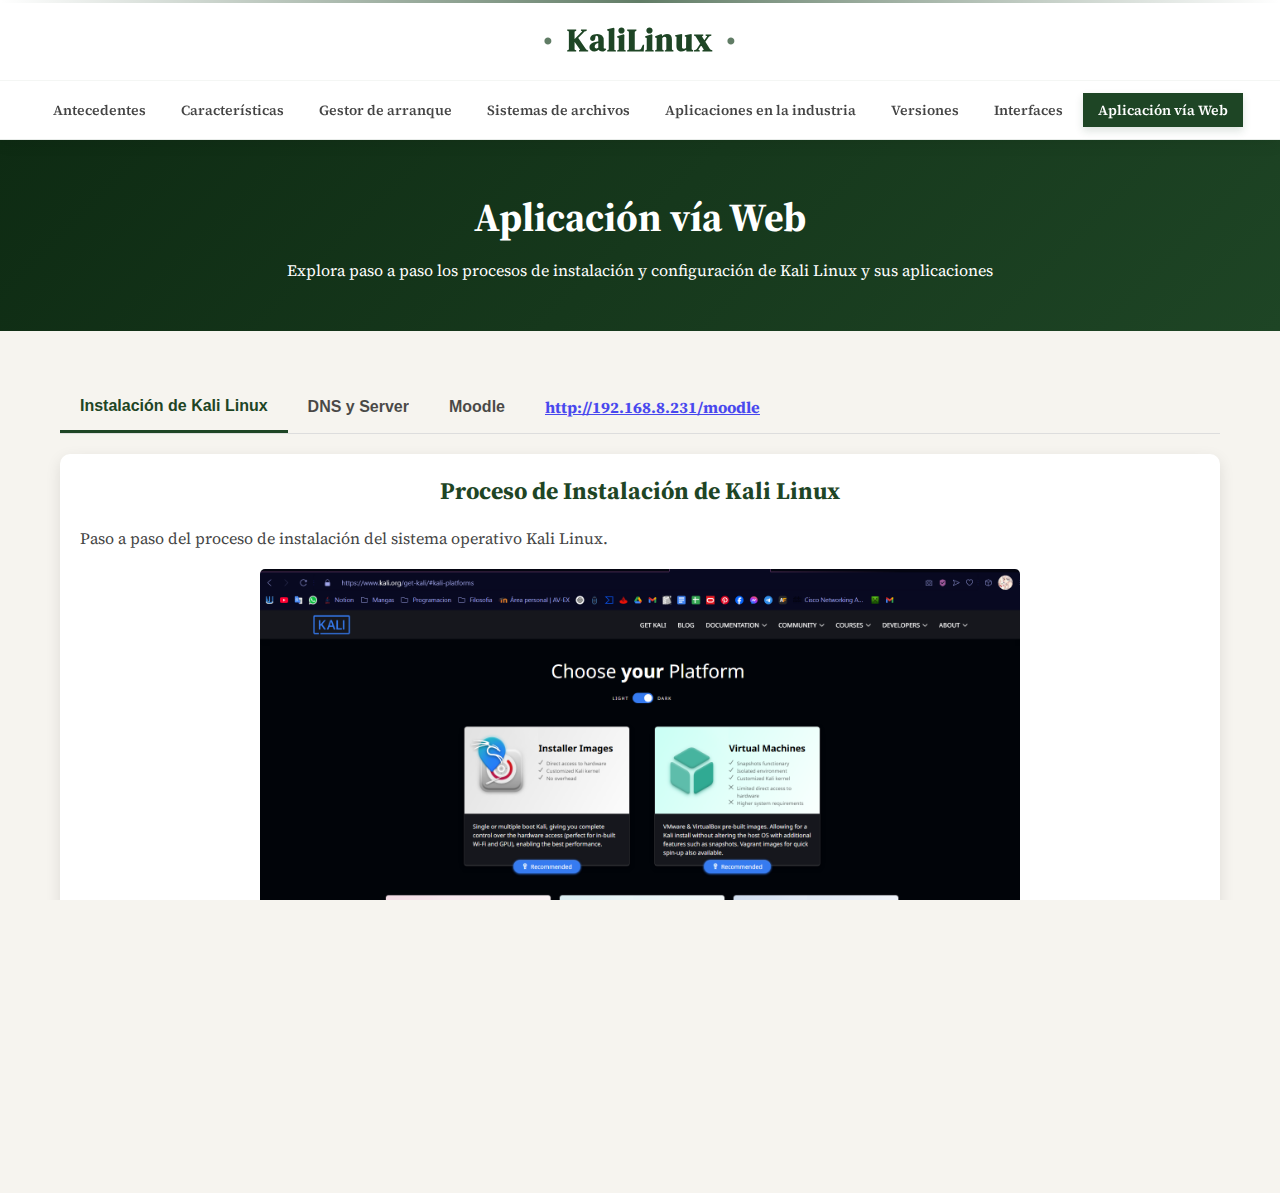
<file: Aplicacion_viaWeb.html>
<!DOCTYPE html>
<html lang="es">

<head>
    <meta charset="UTF-8">
    <meta name="viewport" content="width=device-width, initial-scale=1.0">
    <title>Aplicación vía Web</title>
    <link href="https://fonts.googleapis.com/css2?family=DM+Serif+Display&family=Source+Serif+4:wght@400;700&display=swap" rel="stylesheet">
    <link rel="stylesheet" href="css/main.css">
    <link rel="stylesheet" href="estilo_Instalaciones.css">
    <style>
        /* Estilos inline para garantizar que funcione */
        .tab-content {
            display: none;
        }
        
        .tab-content.active {
            display: block;
        }
        
        .carousel-slide {
            display: none;
        }
        
        .carousel-slide.active {
            display: block;
        }
    </style>
</head>

<body>

    <!-- Header -->
    <header>
        <div class="header-container">
          <div class="header-top">
            <a href="index.html" class="logo">KaliLinux</a>
          </div>
          <div class="menu-container">
            <nav class="menu">
              <a class="menu-item" href="Antecedentes.html">Antecedentes</a>
              <a class="menu-item" href="Características.html">Características</a>
              <a class="menu-item" href="Gestor_de_arranque.html">Gestor de arranque</a>
              <a class="menu-item" href="Sistemas_de_archivos.html">Sistemas de archivos</a>
              <a class="menu-item" href="Aplicaciones_en_la_industria.html">Aplicaciones en la industria</a>
              <a class="menu-item" href="Versiones.html">Versiones</a>
              <a class="menu-item" href="Interfaces.html">Interfaces</a>
              <a class="menu-item activo" href="Aplicacion_viaWeb.html">Aplicación vía Web</a>
            </nav>
          </div>
        </div>
    </header>

    <!-- Banner de la sección -->
    <section class="gallery-banner">
        <div class="gallery-banner-content">
            <h1>Aplicación vía Web</h1>
            <p>Explora paso a paso los procesos de instalación y configuración de Kali Linux y sus aplicaciones</p>
        </div>
    </section>

    <!-- Contenido principal -->
    <div class="gallery-container">
        <!-- Sistema de pestañas simplificado -->
        <div class="tabs-container">
            <!-- Botones de pestañas -->
            <div class="tab-buttons">
                <button class="tab-button active" onclick="openTab('tab-kali')">Instalación de Kali Linux</button>
                <button class="tab-button" onclick="openTab('tab-dns')">DNS y Server</button>
                <button class="tab-button" onclick="openTab('tab-moodle')">Moodle</button>
                
                <a href="http://192.168.8.231/moodle" class="tab-button link-button" target="_blank">http://192.168.8.231/moodle</a>
                
               

            </div>
            
            <!-- Contenido de pestañas -->
            
            <!-- Pestaña 1: Instalación de Kali Linux -->
            <div id="tab-kali" class="tab-content active">
                <h2>Proceso de Instalación de Kali Linux</h2>
                <p>Paso a paso del proceso de instalación del sistema operativo Kali Linux.</p>
                
                <!-- Carrusel simple para Kali Linux -->
                <div class="simple-carousel">
                    <!-- Diapositivas -->
                    <div class="carousel-slides">
                        <div class="carousel-slide active">
                            <img src="ImgINSTALACION/Screenshot 2025-05-04 175153.png" alt="Inicio del instalador">
                        </div>
                        <div class="carousel-slide">
                            <img src="ImgINSTALACION/Screenshot 2025-05-04 175231.png" alt="Selección de idioma">
                        </div>
                        <div class="carousel-slide">
                            <img src="ImgINSTALACION/Screenshot 2025-05-04 181553.png" alt="Configuración de red">
                        </div>
                        <div class="carousel-slide">
                            <img src="ImgINSTALACION/Screenshot 2025-05-04 181753.png" alt="Configuración de usuario">
                        </div>
                        <div class="carousel-slide">
                            <img src="ImgINSTALACION/Screenshot 2025-05-04 182213.png" alt="Particionado de disco">
                        </div>
                        <div class="carousel-slide">
                            <img src="ImgINSTALACION/Screenshot 2025-05-04 182339.png" alt="Instalación del sistema">
                        </div>
                        <div class="carousel-slide">
                            <img src="ImgINSTALACION/Screenshot 2025-05-04 182403.png" alt="Configuración de paquetes">
                        </div>
                        <div class="carousel-slide">
                            <img src="ImgINSTALACION/Screenshot 2025-05-04 182618.png" alt="Configuración de GRUB">
                        </div>
                        <div class="carousel-slide">
                            <img src="ImgINSTALACION/Screenshot 2025-05-04 183543.png" alt="Configuración de GRUB">
                        </div>
                        <div class="carousel-slide">
                            <img src="ImgINSTALACION/Screenshot 2025-05-04 183601.png" alt="Configuración de GRUB">
                        </div>
                        <div class="carousel-slide">
                            <img src="ImgINSTALACION/Screenshot 2025-05-04 183748.png" alt="Configuración de GRUB">
                        </div>
                        <div class="carousel-slide">
                            <img src="ImgINSTALACION/Screenshot 2025-05-04 184518.png" alt="Instalación completada">
                        </div>
                    </div>
                    
                    <!-- Navegación -->
                    <div class="carousel-nav">
                        <button class="carousel-btn prev-btn" onclick="prevSlide('kali')">Anterior</button>
                        <button class="carousel-btn next-btn" onclick="nextSlide('kali')">Siguiente</button>
                    </div>
                    <div class="slide-counter">
                        <span id="kali-current">1</span> / <span id="kali-total">12</span>
                    </div>
                </div>
            </div>
            
            <!-- Pestaña 2: DNS y Server -->
            <div id="tab-dns" class="tab-content">
                <h2>Configuración de DNS y Servidor</h2>
                <p>Guía visual para la instalación y configuración de servicios DNS y servidor web en Kali Linux.</p>
                
                <!-- Carrusel simple para DNS -->
                <div class="simple-carousel">
                    <!-- Diapositivas -->
                    <div class="carousel-slides">
                        <div class="carousel-slide active">
                            <img src="ImgDNSySERVER/Dns1.png" alt="Configuración DNS 1">
                        </div>
                        <div class="carousel-slide">
                            <img src="ImgDNSySERVER/Dns2.png" alt="Configuración DNS 2">
                        </div>
                        <div class="carousel-slide">
                            <img src="ImgDNSySERVER/Dns3.png" alt="Configuración DNS 3">
                        </div>
                        <div class="carousel-slide">
                            <img src="ImgDNSySERVER/Dns4.png" alt="Configuración DNS 4">
                        </div>
                        <div class="carousel-slide">
                            <img src="ImgDNSySERVER/Server1.png" alt="Configuración Server 1">
                        </div>
                        <div class="carousel-slide">
                            <img src="ImgDNSySERVER/Server2.png" alt="Configuración Server 2">
                        </div>
                        <div class="carousel-slide">
                            <img src="ImgDNSySERVER/Server3.png" alt="Configuración Server 3">
                        </div>
                        <div class="carousel-slide">
                            <img src="ImgDNSySERVER/Server4.png" alt="Configuración Server 4">
                        </div>
                        <div class="carousel-slide">
                            <img src="ImgDNSySERVER/Server5.png" alt="Configuración Server 5">
                        </div>
                    </div>
                    
                    <!-- Navegación -->
                    <div class="carousel-nav">
                        <button class="carousel-btn prev-btn" onclick="prevSlide('dns')">Anterior</button>
                        <button class="carousel-btn next-btn" onclick="nextSlide('dns')">Siguiente</button>
                    </div>
                    <div class="slide-counter">
                        <span id="dns-current">1</span> / <span id="dns-total">9</span>
                    </div>
                </div>
            </div>
            
            <!-- Pestaña 3: Moodle -->
            <div id="tab-moodle" class="tab-content">
                <h2>Instalación de Moodle en Kali Linux</h2>
                <p>Proceso completo de instalación y configuración de la plataforma educativa Moodle.</p>
                
                <!-- Carrusel simple para Moodle -->
                <div class="simple-carousel">
                    <!-- Diapositivas -->
                    <div class="carousel-slides">
                        <div class="carousel-slide active">
                            <img src="imgMOODLE/Screenshot 2025-05-05 201822.png" alt="Instalación Moodle 1">
                        </div>
                        <div class="carousel-slide">
                            <img src="imgMOODLE/Screenshot 2025-05-05 201832.png" alt="Instalación Moodle 2">
                        </div>
                        <div class="carousel-slide">
                            <img src="imgMOODLE/Screenshot 2025-05-05 201846.png" alt="Instalación Moodle 3">
                        </div>
                        <div class="carousel-slide">
                            <img src="imgMOODLE/Screenshot 2025-05-05 201856.png" alt="Instalación Moodle 4">
                        </div>
                        <div class="carousel-slide">
                            <img src="imgMOODLE/Screenshot 2025-05-05 201910.png" alt="Instalación Moodle 5">
                        </div>
                        <div class="carousel-slide">
                            <img src="imgMOODLE/Screenshot 2025-05-05 201936.png" alt="Instalación Moodle 6">
                        </div>
                        <div class="carousel-slide">
                            <img src="imgMOODLE/Screenshot 2025-05-05 201946.png" alt="Instalación Moodle 7">
                        </div>
                        <div class="carousel-slide">
                            <img src="imgMOODLE/Screenshot 2025-05-05 202001.png" alt="Instalación Moodle 8">
                        </div>
                        <div class="carousel-slide">
                            <img src="imgMOODLE/Screenshot 2025-05-05 202016.png" alt="Instalación Moodle 9">
                        </div>
                        <div class="carousel-slide">
                            <img src="imgMOODLE/Screenshot 2025-05-05 202036.png" alt="Instalación Moodle 10">
                        </div>
                        <div class="carousel-slide">
                            <img src="imgMOODLE/Screenshot 2025-05-05 202047.png" alt="Instalación Moodle 11">
                        </div>
                        <div class="carousel-slide">
                            <img src="imgMOODLE/Screenshot 2025-05-05 202109.png" alt="Instalación Moodle 12">
                        </div>
                        <div class="carousel-slide">
                            <img src="imgMOODLE/Screenshot 2025-05-05 202124.png" alt="Instalación Moodle 13">
                        </div>
                        <div class="carousel-slide">
                            <img src="imgMOODLE/Screenshot 2025-05-05 202147.png" alt="Instalación Moodle 14">
                        </div>
                        <div class="carousel-slide">
                            <img src="imgMOODLE/Screenshot 2025-05-05 202159.png" alt="Instalación Moodle 15">
                        </div>
                        <div class="carousel-slide">
                            <img src="imgMOODLE/Screenshot 2025-05-05 202159.png" alt="Instalación Moodle 16">
                        </div>
                        <div class="carousel-slide">
                            <img src="imgMOODLE/Screenshot 2025-05-05 202208.png" alt="Instalación Moodle 17">
                        </div>
                        <div class="carousel-slide">
                            <img src="imgMOODLE/Screenshot 2025-05-05 202237.png" alt="Instalación Moodle 18">
                        </div>
                        <div class="carousel-slide">
                            <img src="imgMOODLE/Screenshot 2025-05-05 202248.png" alt="Instalación Moodle 19">
                        </div>
                        <div class="carousel-slide">
                            <img src="imgMOODLE/WhatsApp Image 2025-05-04 at 9.36.32 PM.jpeg" alt="Instalación Moodle 20">
                        </div>
        
                    </div>
                    
                    <!-- Navegación -->
                    <div class="carousel-nav">
                        <button class="carousel-btn prev-btn" onclick="prevSlide('moodle')">Anterior</button>
                        <button class="carousel-btn next-btn" onclick="nextSlide('moodle')">Siguiente</button>
                    </div>
                    <div class="slide-counter">
                        <span id="moodle-current">1</span> / <span id="moodle-total">20</span>
                    </div>

                </div>
            </div>
        </div>
    </div>

    <!-- JavaScript simple -->
    <script>
        // Función para manejar pestañas
        function openTab(tabId) {
            // Ocultar todas las pestañas
            var tabContents = document.getElementsByClassName("tab-content");
            for (var i = 0; i < tabContents.length; i++) {
                tabContents[i].classList.remove("active");
            }
            
            // Desactivar todos los botones
            var tabButtons = document.getElementsByClassName("tab-button");
            for (var i = 0; i < tabButtons.length; i++) {
                tabButtons[i].classList.remove("active");
            }
            
            // Mostrar la pestaña seleccionada
            document.getElementById(tabId).classList.add("active");
            
            // Activar el botón correspondiente
            var currentTabIndex = tabId === 'tab-kali' ? 0 : (tabId === 'tab-dns' ? 1 : 2);
            tabButtons[currentTabIndex].classList.add("active");
        }
        
        // Variables para seguimiento de slides
        var currentSlides = {
            'kali': 0,
            'dns': 0,
            'moodle': 0
        };
        
        var totalSlides = {
            'kali': 12,
            'dns': 9,
            'moodle': 20
        };
        
        // Configurar contadores iniciales
        document.getElementById('kali-total').textContent = totalSlides['kali'];
        document.getElementById('dns-total').textContent = totalSlides['dns'];
        document.getElementById('moodle-total').textContent = totalSlides['moodle'];
        
        // Función para ir a la siguiente diapositiva
        function nextSlide(carouselId) {
            var slides = document.querySelector('#tab-' + carouselId + ' .carousel-slides').children;
            slides[currentSlides[carouselId]].classList.remove('active');
            
            currentSlides[carouselId] = (currentSlides[carouselId] + 1) % totalSlides[carouselId];
            
            slides[currentSlides[carouselId]].classList.add('active');
            document.getElementById(carouselId + '-current').textContent = currentSlides[carouselId] + 1;
        }
        
        // Función para ir a la diapositiva anterior
        function prevSlide(carouselId) {
            var slides = document.querySelector('#tab-' + carouselId + ' .carousel-slides').children;
            slides[currentSlides[carouselId]].classList.remove('active');
            
            currentSlides[carouselId] = (currentSlides[carouselId] - 1 + totalSlides[carouselId]) % totalSlides[carouselId];
            
            slides[currentSlides[carouselId]].classList.add('active');
            document.getElementById(carouselId + '-current').textContent = currentSlides[carouselId] + 1;
        }
        
        // Inicializar carruseles
        document.addEventListener('DOMContentLoaded', function() {
            // Configurar listeners de teclado para navegar con flechas
            document.addEventListener('keydown', function(e) {
                // Identificar la pestaña activa
                var activeTab = document.querySelector('.tab-content.active');
                if (!activeTab) return;
                
                var tabId = activeTab.id.replace('tab-', '');
                
                // Navegar con flechas izquierda/derecha
                if (e.key === 'ArrowLeft') {
                    prevSlide(tabId);
                } else if (e.key === 'ArrowRight') {
                    nextSlide(tabId);
                }
            });
        });
    </script>
</body>
</html>
</file>
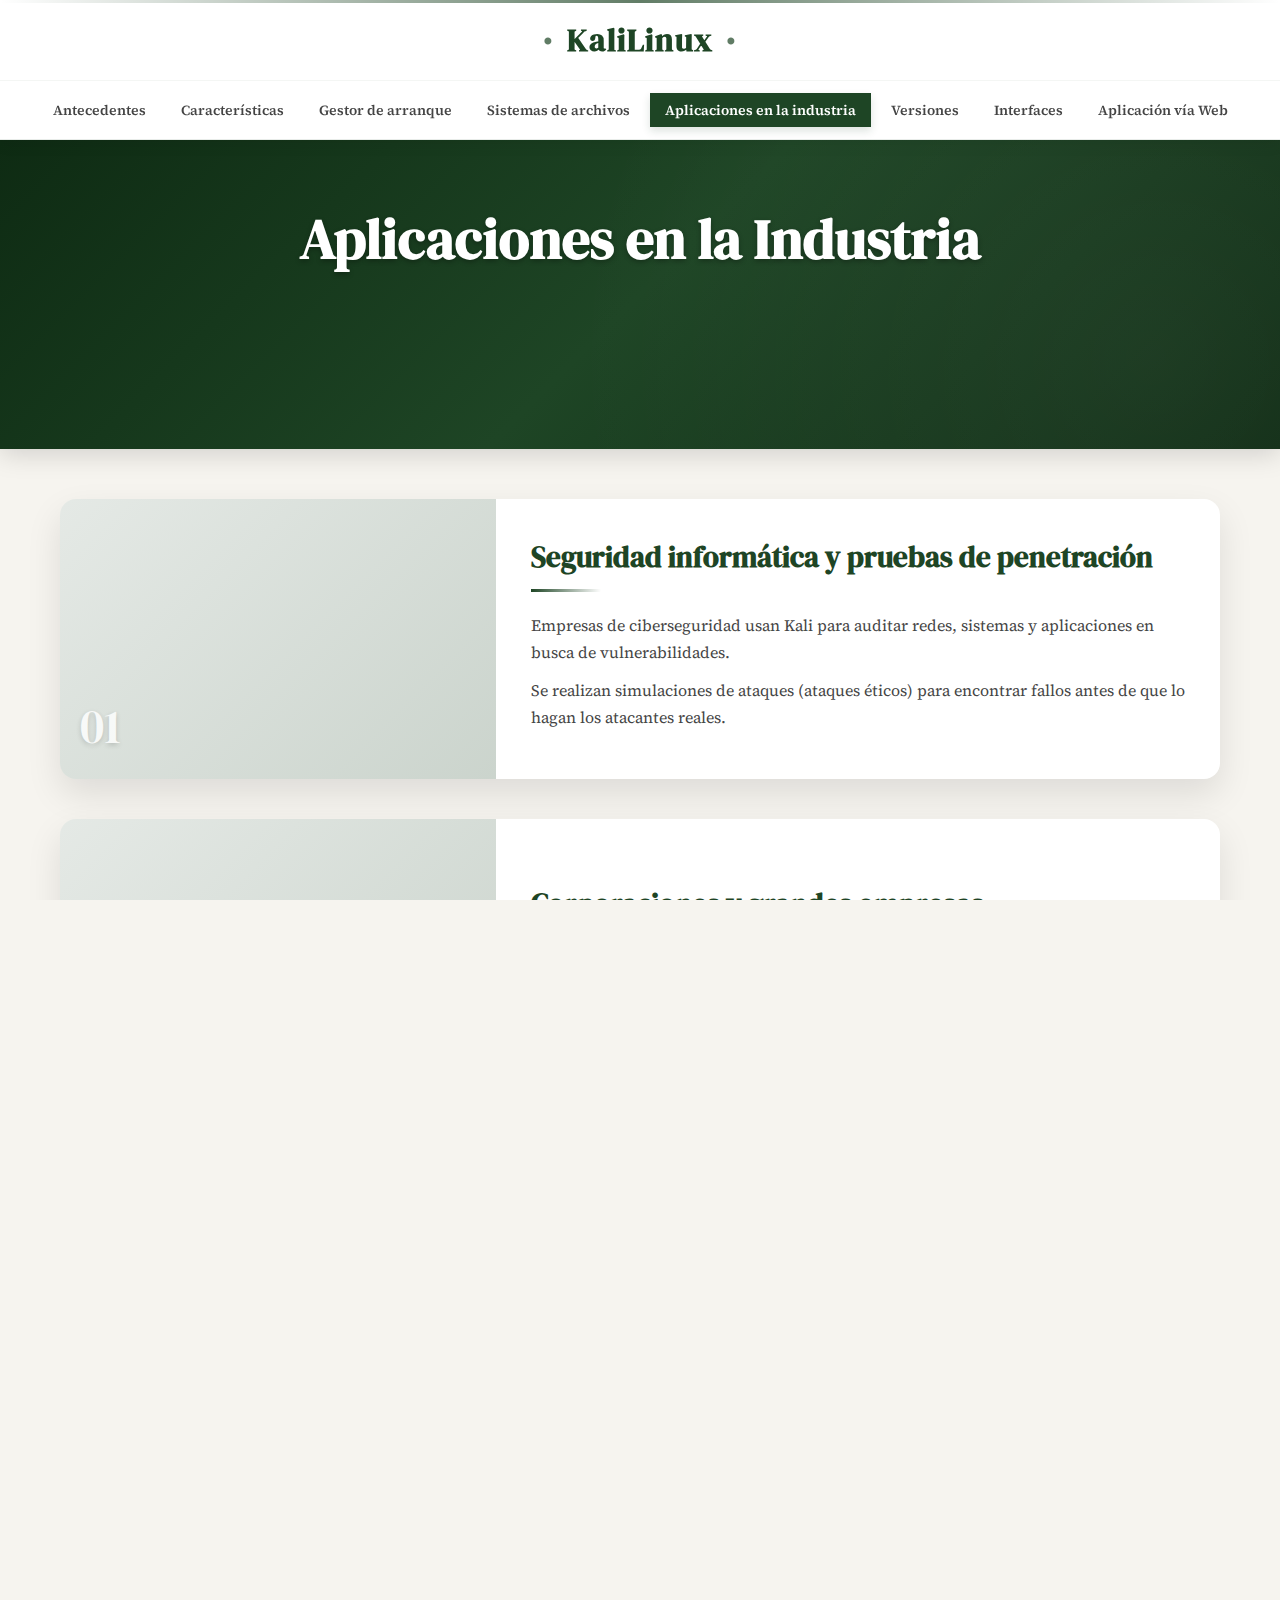
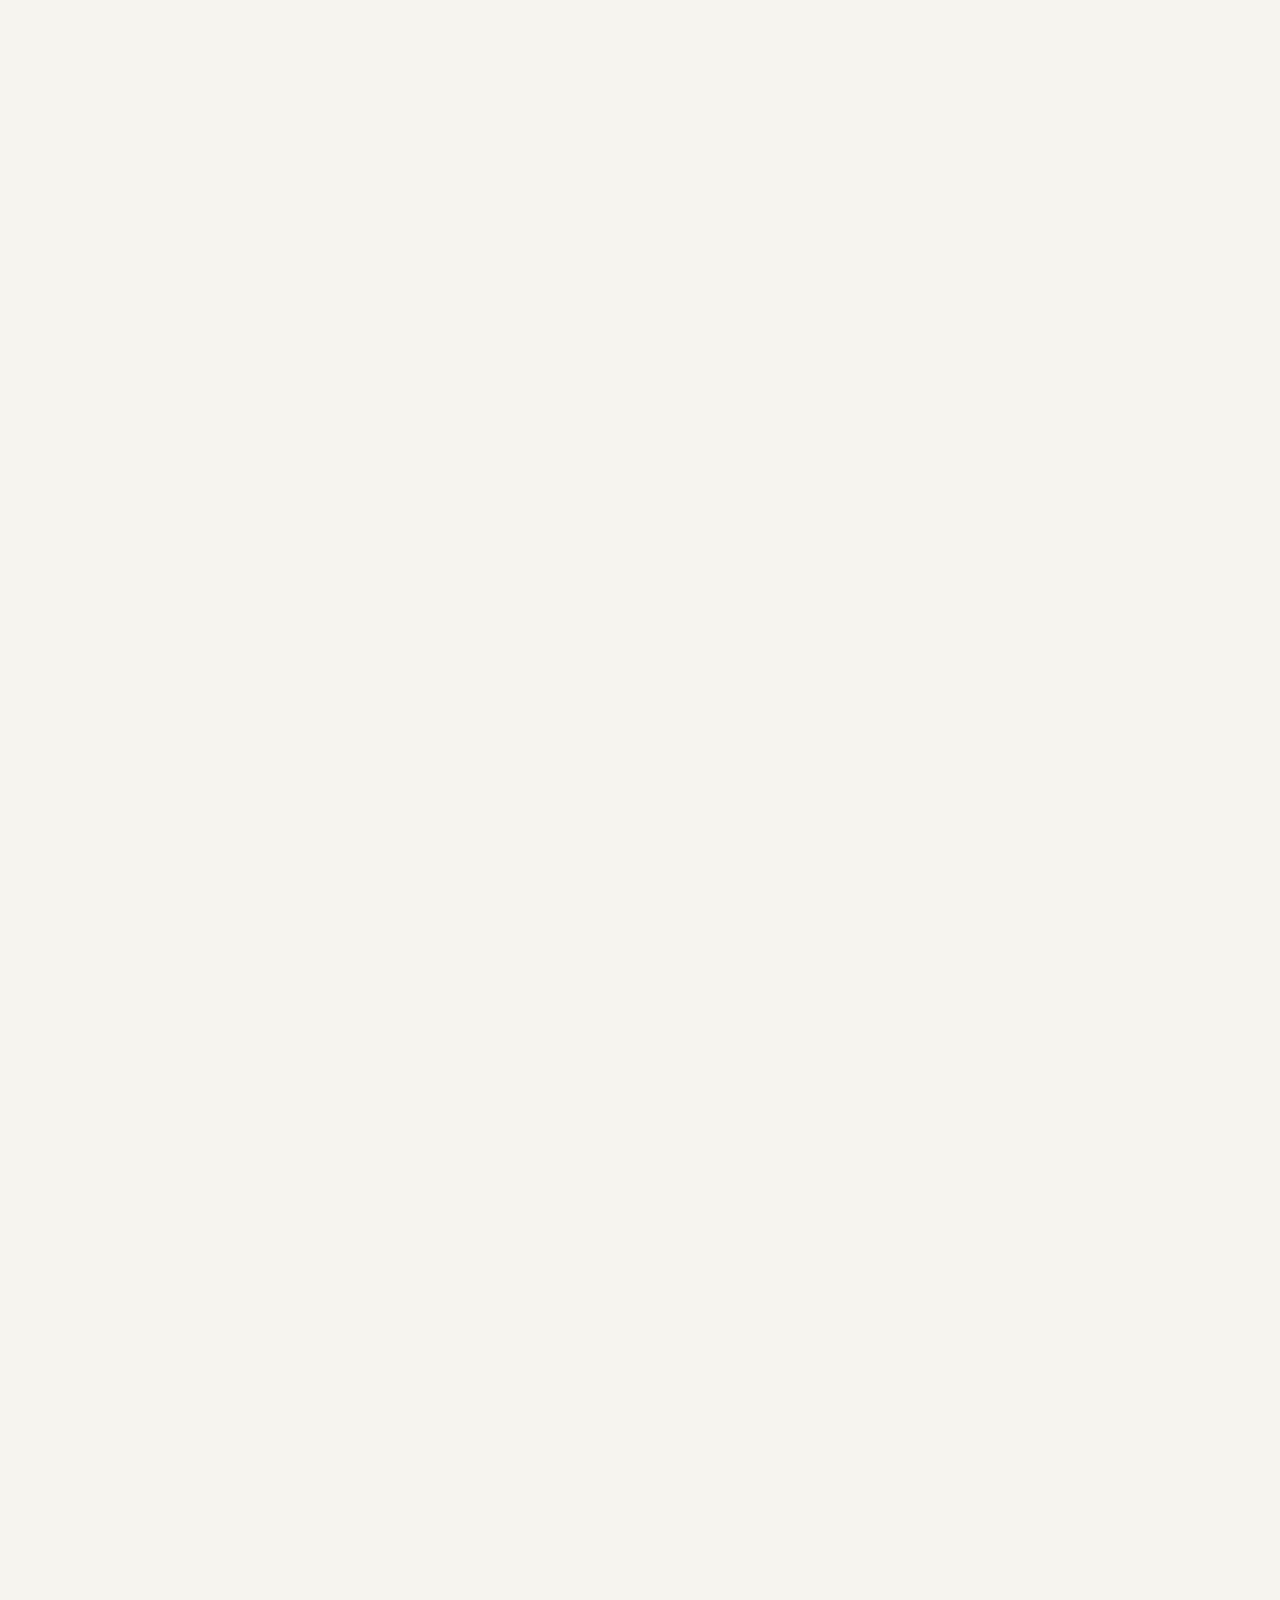
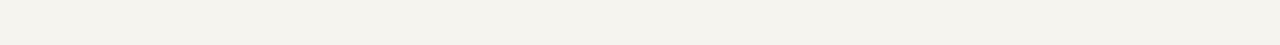
<file: Aplicaciones_en_la_industria.html>
<!DOCTYPE html>
<html lang="es">

<head>
    <meta charset="UTF-8" />
    <meta name="viewport" content="width=device-width, initial-scale=1.0" />
    <title>Aplicaciones en la Industria</title>

    <link href="https://fonts.googleapis.com/css2?family=DM+Serif+Display&family=Source+Serif+4:wght@400;700&display=swap"
        rel="stylesheet">
    <link rel="stylesheet" href="css/main.css">
</head>

<body>

    <!-- Header -->
    <header>
        <div class="header-container">
          <div class="header-top">
            <a href="index.html" class="logo">KaliLinux</a>
          </div>
          <div class="menu-container">
            <nav class="menu">
              <a class="menu-item" href="Antecedentes.html">Antecedentes</a>
              <a class="menu-item" href="Características.html">Características</a>
              <a class="menu-item" href="Gestor_de_arranque.html">Gestor de arranque</a>
              <a class="menu-item" href="Sistemas_de_archivos.html">Sistemas de archivos</a>
              <a class="menu-item activo" href="Aplicaciones_en_la_industria.html">Aplicaciones en la industria</a>
              <a class="menu-item" href="Versiones.html">Versiones</a>
              <a class="menu-item" href="Interfaces.html">Interfaces</a>
              <a class="menu-item" href="Aplicacion_viaWeb.html">Aplicación vía Web</a>
            </nav>
          </div>
        </div>
    </header>

    <!-- Banner de la sección -->
    <section class="industria-banner">
        <div class="industria-banner-content">
            <h1>Aplicaciones en la Industria</h1>
            <p>Kali Linux es una distribución especializada en seguridad informática y pruebas de penetración (pentesting), por lo que sus aplicaciones en la industria están principalmente orientadas al ámbito de la ciberseguridad</p>
        </div>
    </section>

    <!-- Contenido principal -->
    <div class="industria-principal">
        <!-- Nueva sección de aplicaciones -->
        <section class="aplicaciones-container">
            <!-- Aplicación 1 -->
            <div class="aplicacion-card">
                <div class="aplicacion-image" style="background-image: url('https://images.unsplash.com/photo-1558494949-ef010cbdcc31?ixlib=rb-1.2.1&auto=format&fit=crop&w=1350&q=80')">
                    <div class="aplicacion-overlay"></div>
                    <div class="aplicacion-number">01</div>
                </div>
                <div class="aplicacion-content">
                    <h2>Seguridad informática y pruebas de penetración</h2>
                    <p>Empresas de ciberseguridad usan Kali para auditar redes, sistemas y aplicaciones en busca de vulnerabilidades.</p>
                    <p>Se realizan simulaciones de ataques (ataques éticos) para encontrar fallos antes de que lo hagan los atacantes reales.</p>
                </div>
            </div>

            <!-- Aplicación 2 -->
            <div class="aplicacion-card">
                <div class="aplicacion-image" style="background-image: url('https://images.unsplash.com/photo-1573164713988-8665fc963095?ixlib=rb-1.2.1&auto=format&fit=crop&w=1350&q=80')">
                    <div class="aplicacion-overlay"></div>
                    <div class="aplicacion-number">02</div>
                </div>
                <div class="aplicacion-content">
                    <h2>Corporaciones y grandes empresas</h2>
                    <p>Departamentos de TI emplean Kali para realizar evaluaciones de seguridad interna.</p>
                    <p>Se usa para identificar brechas, configuraciones erróneas o accesos no autorizados.</p>
                </div>
            </div>

            <!-- Aplicación 3 -->
            <div class="aplicacion-card">
                <div class="aplicacion-image" style="background-image: url('https://images.unsplash.com/photo-1551419762-4a3d998f6292?ixlib=rb-1.2.1&auto=format&fit=crop&w=1350&q=80')">
                    <div class="aplicacion-overlay"></div>
                    <div class="aplicacion-number">03</div>
                </div>
                <div class="aplicacion-content">
                    <h2>Seguridad en redes inalámbricas</h2>
                    <p>Kali se utiliza para analizar y auditar redes Wi-Fi.</p>
                    <p>Se pueden detectar redes vulnerables, ataques de desautenticación, o probar contraseñas de redes cifradas.</p>
                </div>
            </div>

            <!-- Aplicación 4 -->
            <div class="aplicacion-card">
                <div class="aplicacion-image" style="background-image: url('https://images.unsplash.com/photo-1518770660439-4636190af475?ixlib=rb-1.2.1&auto=format&fit=crop&w=1350&q=80')">
                    <div class="aplicacion-overlay"></div>
                    <div class="aplicacion-number">04</div>
                </div>
                <div class="aplicacion-content">
                    <h2>Investigación forense digital</h2>
                    <p>En investigaciones judiciales o corporativas, Kali ayuda a recuperar información, analizar discos, memorias USB y archivos eliminados.</p>
                    <p>Herramientas como Autopsy o Sleuth Kit permiten examinar evidencia digital.</p>
                </div>
            </div>

            <!-- Aplicación 5 -->
            <div class="aplicacion-card">
                <div class="aplicacion-image" style="background-image: url('https://images.unsplash.com/photo-1569017388730-020b5f80a004?ixlib=rb-1.2.1&auto=format&fit=crop&w=1350&q=80')">
                    <div class="aplicacion-overlay"></div>
                    <div class="aplicacion-number">05</div>
                </div>
                <div class="aplicacion-content">
                    <h2>Defensa y gobierno</h2>
                    <p>Entidades militares o gubernamentales pueden usar Kali para evaluar y reforzar la seguridad de sus sistemas críticos.</p>
                    <p>También se utiliza en operaciones de contrainteligencia digital.</p>
                </div>
            </div>

            <!-- Aplicación 6 -->
            <div class="aplicacion-card">
                <div class="aplicacion-image" style="background-image: url('https://images.unsplash.com/photo-1524178232363-1fb2b075b655?ixlib=rb-1.2.1&auto=format&fit=crop&w=1350&q=80')">
                    <div class="aplicacion-overlay"></div>
                    <div class="aplicacion-number">06</div>
                </div>
                <div class="aplicacion-content">
                    <h2>Educación y formación</h2>
                    <p>En universidades y centros de formación en seguridad informática, Kali es usado como herramienta de enseñanza para entrenar a futuros profesionales en hacking ético y análisis de vulnerabilidades.</p>
                </div>
            </div>

            <!-- Aplicación 7 -->
            <div class="aplicacion-card">
                <div class="aplicacion-image" style="background-image: url('https://images.unsplash.com/photo-1544197150-b99a580bb7a8?ixlib=rb-1.2.1&auto=format&fit=crop&w=1350&q=80')">
                    <div class="aplicacion-overlay"></div>
                    <div class="aplicacion-number">07</div>
                </div>
                <div class="aplicacion-content">
                    <h2>Análisis de malware</h2>
                    <p>Permite ejecutar, observar y desmontar código malicioso en entornos controlados.</p>
                    <p>Se usa en laboratorios de seguridad para estudiar el comportamiento de virus o ransomware.</p>
                </div>
            </div>
        </section>

        
        
        <!-- Cita destacada -->
        <blockquote class="industria-quote">
            <p>"En el mundo actual, donde la superficie de ataque digital crece constantemente, herramientas como Kali Linux se han vuelto indispensables para mantener la seguridad de los sistemas empresariales y gubernamentales."</p>
            <cite>Mati Aharoni, Fundador del proyecto Kali Linux</cite>
        </blockquote>
    </div>

    <div style="text-align: center; margin-bottom: 5% ;">
        <button class="btn"><a href="Versiones.html" class="continuar">Siguiente</a></button>
    </div>

</body>

</html>
</file>
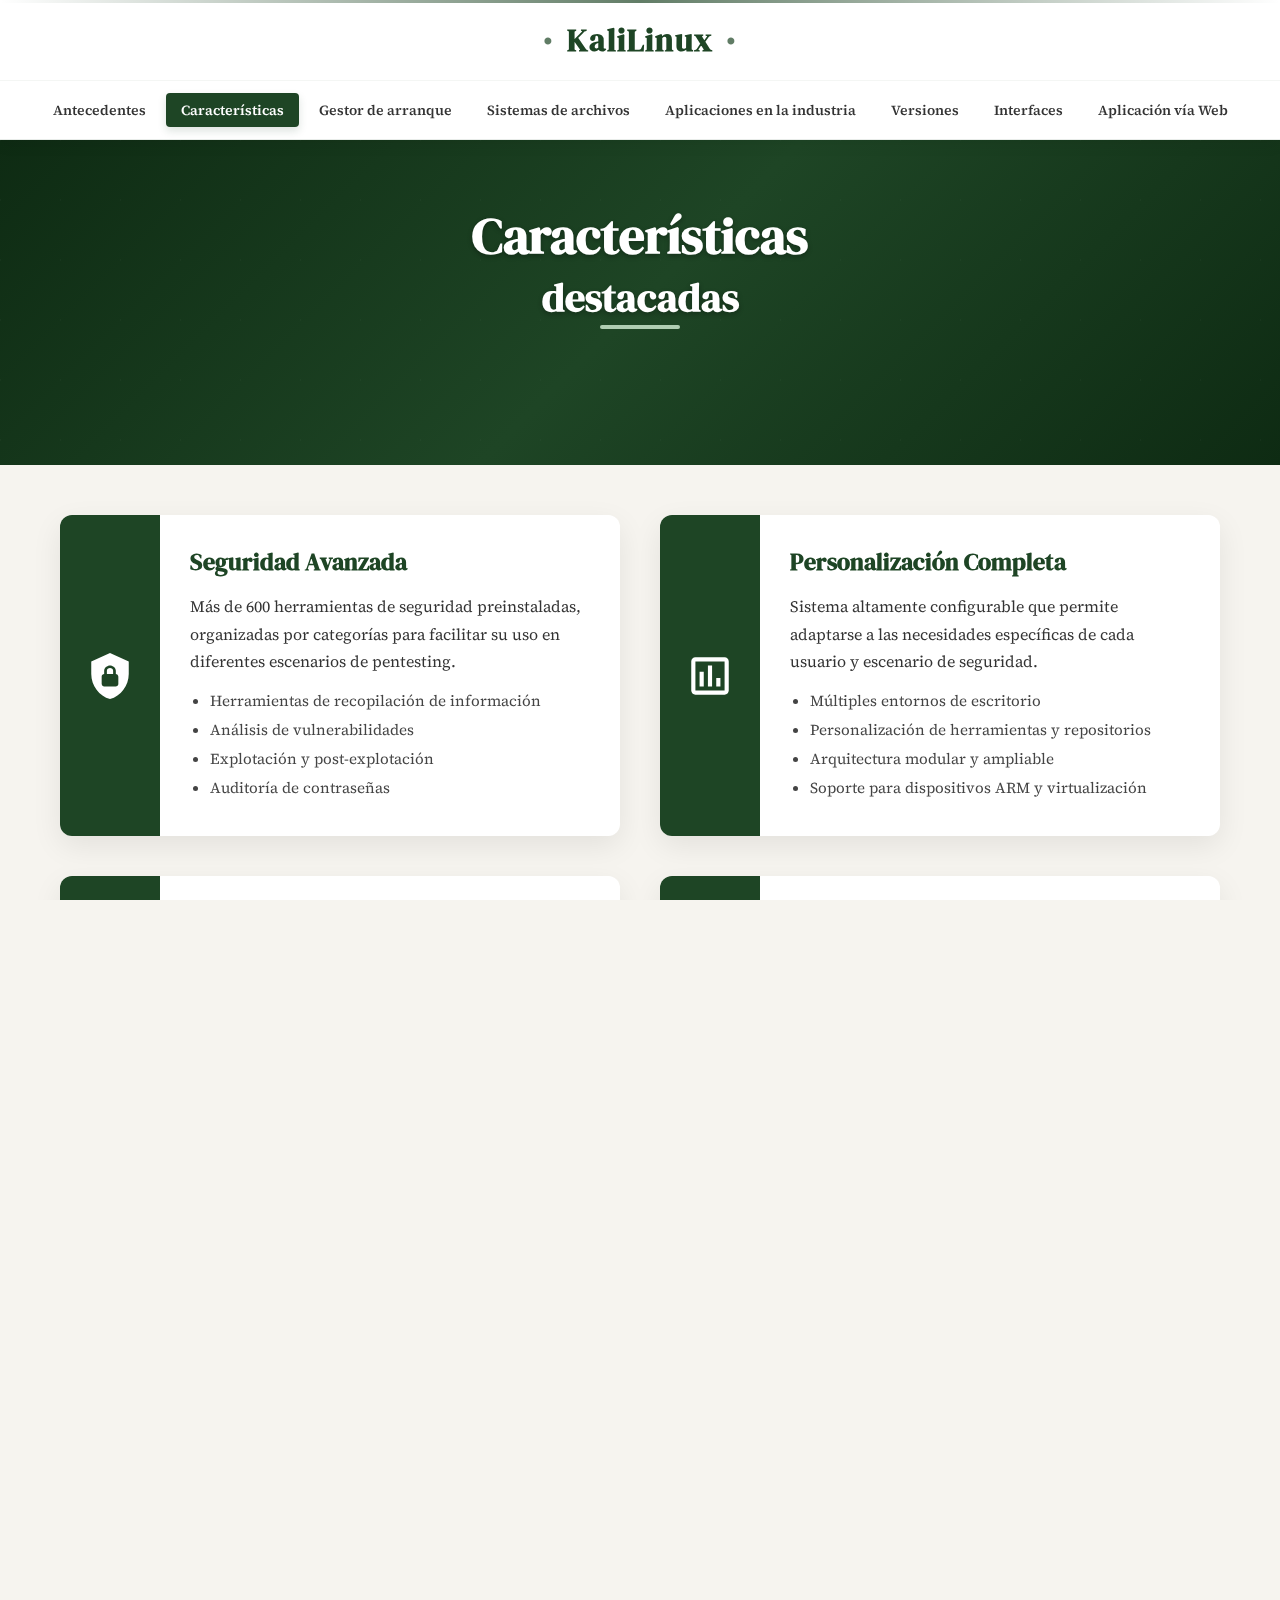
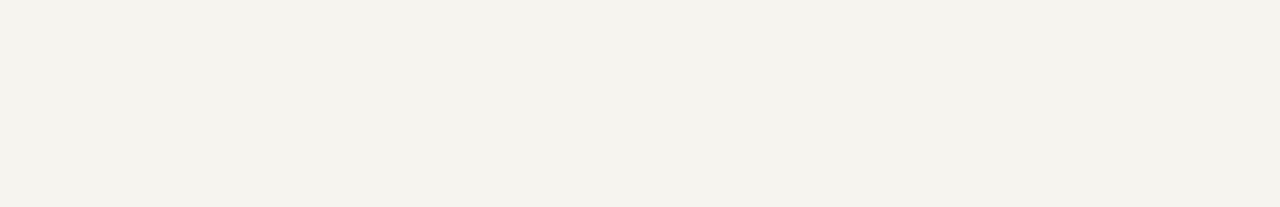
<file: Características.html>
<!DOCTYPE html>
<html lang="es">

<head>
    <meta charset="UTF-8" />
    <meta name="viewport" content="width=device-width, initial-scale=1.0" />
    <title>Características</title>

    <link href="https://fonts.googleapis.com/css2?family=DM+Serif+Display&family=Source+Serif+4:wght@400;700&display=swap"
        rel="stylesheet">
    <link rel="stylesheet" href="estilos.css">
</head>

<body>

    <!-- Header reutilizable -->
    <header>
        <div class="header-container">
          <div class="header-top">
            <a href="index.html" class="logo">KaliLinux</a>
          </div>
          <div class="menu-container">
            <nav class="menu">
              <a class="menu-item" href="Antecedentes.html">Antecedentes</a>
              <a class="menu-item activo" href="Características.html">Características</a>
              <a class="menu-item" href="Gestor_de_arranque.html">Gestor de arranque</a>
              <a class="menu-item" href="Sistemas_de_archivos.html">Sistemas de archivos</a>
              <a class="menu-item" href="Aplicaciones_en_la_industria.html">Aplicaciones en la industria</a>
              <a class="menu-item" href="Versiones.html">Versiones</a>
              <a class="menu-item" href="Interfaces.html">Interfaces</a>
              <a class="menu-item" href="Aplicacion_viaWeb.html">Aplicación vía Web</a>
            </nav>
          </div>
        </div>
    </header>

    <!-- Banner principal -->
    <section class="caracteristicas-banner">
        <h1>Características <span>destacadas</span></h1>
        <p>Kali Linux ofrece un conjunto robusto de herramientas y características especialmente diseñadas para pruebas de penetración y auditorías de seguridad</p>
    </section>

    <!-- Contenedor principal -->
    <div class="caracteristicas-container">

        <!-- Tarjeta 1 -->
        <div class="caracteristica-card">
            <div class="caracteristica-icon">
                <svg viewBox="0 0 24 24" class="icon-svg">
                    <path d="M12,1L3,5V11C3,16.55 6.84,21.74 12,23C17.16,21.74 21,16.55 21,11V5L12,1M12,7C13.4,7 14.8,8.1 14.8,9.5V11C15.4,11 16,11.6 16,12.3V15.8C16,16.4 15.4,17 14.7,17H9.2C8.6,17 8,16.4 8,15.7V12.2C8,11.6 8.6,11 9.2,11V9.5C9.2,8.1 10.6,7 12,7M12,8.2C11.2,8.2 10.5,8.7 10.5,9.5V11H13.5V9.5C13.5,8.7 12.8,8.2 12,8.2Z" />
                </svg>
            </div>
            <div class="caracteristica-content">
                <h3>Seguridad Avanzada</h3>
                <p>Más de 600 herramientas de seguridad preinstaladas, organizadas por categorías para facilitar su uso en diferentes escenarios de pentesting.</p>
                <ul>
                    <li>Herramientas de recopilación de información</li>
                    <li>Análisis de vulnerabilidades</li>
                    <li>Explotación y post-explotación</li>
                    <li>Auditoría de contraseñas</li>
                </ul>
            </div>
        </div>

        <!-- Tarjeta 2 -->
        <div class="caracteristica-card">
            <div class="caracteristica-icon">
                <svg viewBox="0 0 24 24" class="icon-svg">
                    <path d="M9 17H7V10H9V17M13 17H11V7H13V17M17 17H15V13H17V17M19 19H5V5H19V19.1M19 3H5C3.9 3 3 3.9 3 5V19C3 20.1 3.9 21 5 21H19C20.1 21 21 20.1 21 19V5C21 3.9 20.1 3 19 3Z" />
                </svg>
            </div>
            <div class="caracteristica-content">
                <h3>Personalización Completa</h3>
                <p>Sistema altamente configurable que permite adaptarse a las necesidades específicas de cada usuario y escenario de seguridad.</p>
                <ul>
                    <li>Múltiples entornos de escritorio</li>
                    <li>Personalización de herramientas y repositorios</li>
                    <li>Arquitectura modular y ampliable</li>
                    <li>Soporte para dispositivos ARM y virtualización</li>
                </ul>
            </div>
        </div>

        <!-- Tarjeta 3 -->
        <div class="caracteristica-card">
            <div class="caracteristica-icon">
                <svg viewBox="0 0 24 24" class="icon-svg">
                    <path d="M20.79,13.95L18.46,14.57L16.46,13.44V10.56L18.46,9.43L20.79,10.05L21.31,8.12L19.54,7.65L20,5.88L18.07,5.36L17.45,7.69L15.45,8.82L13,7.38V5.12L14.71,3.41L13.29,2L12,3.29L10.71,2L9.29,3.41L11,5.12V7.38L8.5,8.82L6.5,7.69L5.92,5.36L4,5.88L4.47,7.65L2.7,8.12L3.22,10.05L5.55,9.43L7.55,10.56V13.45L5.55,14.58L3.22,13.96L2.7,15.89L4.47,16.36L4,18.12L5.93,18.64L6.55,16.31L8.55,15.18L11,16.62V18.88L9.29,20.59L10.71,22L12,20.71L13.29,22L14.7,20.59L13,18.88V16.62L15.5,15.17L17.5,16.3L18.12,18.63L20,18.12L19.53,16.35L21.3,15.88L20.79,13.95M9.5,10.56L12,9.11L14.5,10.56V13.44L12,14.89L9.5,13.44V10.56Z" />
                </svg>
            </div>
            <div class="caracteristica-content">
                <h3>Infraestructura Robusta</h3>
                <p>Basado en Debian, ofrece estabilidad y acceso a un amplio repositorio de software compatible, garantizando un rendimiento óptimo.</p>
                <ul>
                    <li>Núcleo Linux optimizado para seguridad</li>
                    <li>Compatibilidad con hardware especializado</li>
                    <li>Actualizaciones periódicas de seguridad</li>
                    <li>Soporte para múltiples modos de arranque</li>
                </ul>
            </div>
        </div>

        <!-- Tarjeta 4 -->
        <div class="caracteristica-card">
            <div class="caracteristica-icon">
                <svg viewBox="0 0 24 24" class="icon-svg">
                    <path d="M12,3C7.58,3 4,4.79 4,7C4,9.21 7.58,11 12,11C16.42,11 20,9.21 20,7C20,4.79 16.42,3 12,3M4,9V12C4,14.21 7.58,16 12,16C16.42,16 20,14.21 20,12V9C20,11.21 16.42,13 12,13C7.58,13 4,11.21 4,9M4,14V17C4,19.21 7.58,21 12,21C16.42,21 20,19.21 20,17V14C20,16.21 16.42,18 12,18C7.58,18 4,16.21 4,14Z" />
                </svg>
            </div>
            <div class="caracteristica-content">
                <h3>Documentación Extensa</h3>
                <p>Amplia documentación y recursos de aprendizaje que facilitan tanto a principiantes como a expertos el uso efectivo de las herramientas.</p>
                <ul>
                    <li>Guías detalladas de uso de herramientas</li>
                    <li>Tutoriales paso a paso para escenarios comunes</li>
                    <li>Comunidad activa de soporte</li>
                    <li>Certificaciones oficiales disponibles</li>
                </ul>
            </div>
        </div>
    </div>

    <!-- Tabla comparativa -->
    <section class="comparacion-section">
        <h2>Comparación con otras distribuciones</h2>
        <div class="tabla-container">
            <table class="comparacion-tabla">
                <thead>
                    <tr>
                        <th>Característica</th>
                        <th>Kali Linux</th>
                        <th>Parrot OS</th>
                        <th>BlackArch</th>
                    </tr>
                </thead>
                <tbody>
                    <tr>
                        <td>Herramientas preinstaladas</td>
                        <td><span class="check">✓</span> 600+</td>
                        <td><span class="check">✓</span> 520+</td>
                        <td><span class="check">✓</span> 2000+</td>
                    </tr>
                    <tr>
                        <td>Basado en</td>
                        <td>Debian</td>
                        <td>Debian</td>
                        <td>Arch Linux</td>
                    </tr>
                    <tr>
                        <td>Soporte oficial</td>
                        <td><span class="check">✓</span> Offensive Security</td>
                        <td><span class="check">✓</span> Parrot Team</td>
                        <td><span class="partial">±</span> Comunidad</td>
                    </tr>
                    <tr>
                        <td>Actualizaciones regulares</td>
                        <td><span class="check">✓</span> Trimestrales</td>
                        <td><span class="check">✓</span> Frecuentes</td>
                        <td><span class="check">✓</span> Rolling release</td>
                    </tr>
                    <tr>
                        <td>Requisitos del sistema</td>
                        <td>Moderados</td>
                        <td>Bajos</td>
                        <td>Altos</td>
                    </tr>
                </tbody>
            </table>
        </div>
    </section>

    <div style="text-align: center;">
        <button class="btn"><a href="Gestor_de_arranque.html" class="continuar">Siguiente</a></button>
    </div>
</body>

</html>
</file>
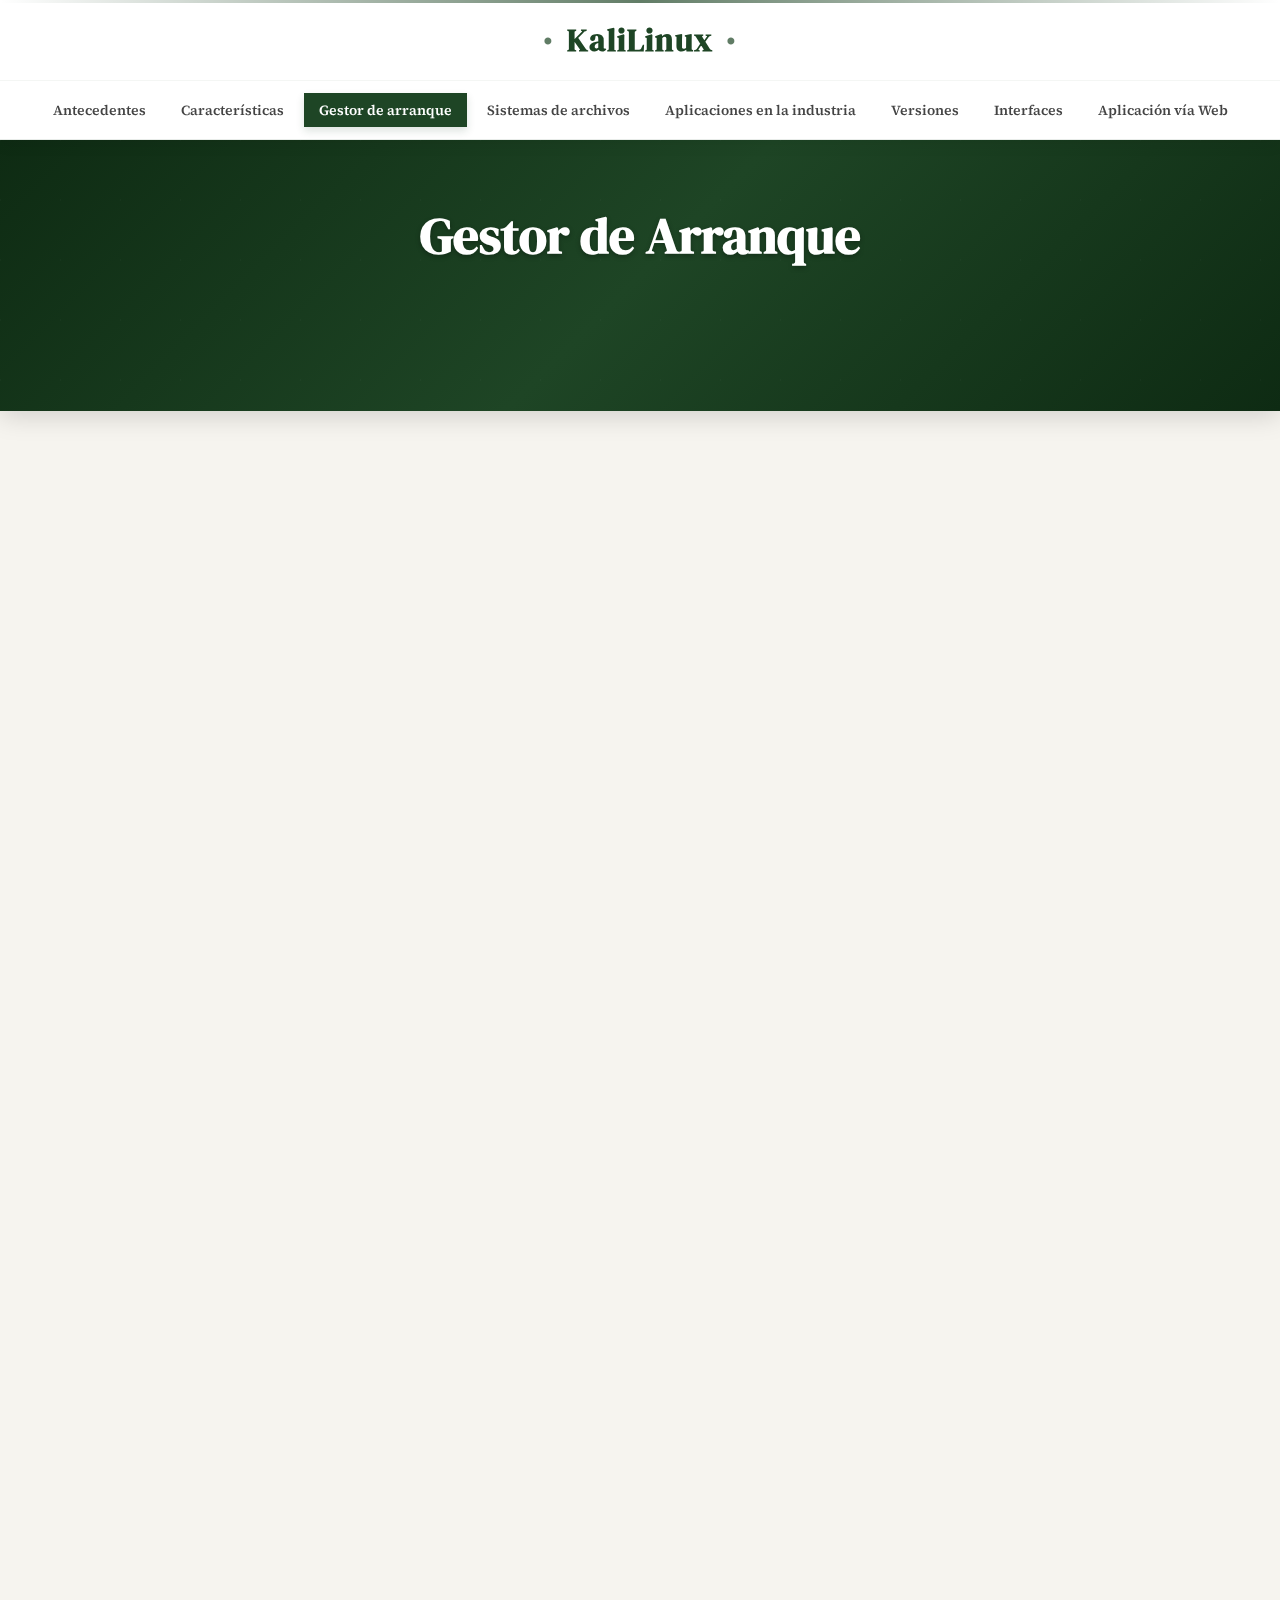
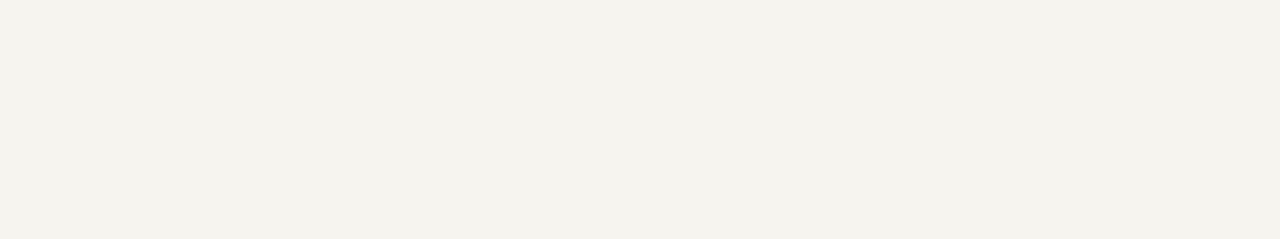
<file: Gestor_de_arranque.html>
<!DOCTYPE html>
<html lang="es">

<head>
    <meta charset="UTF-8" />
    <meta name="viewport" content="width=device-width, initial-scale=1.0" />
    <title>Gestor de Arranque</title>

    <link
        href="https://fonts.googleapis.com/css2?family=DM+Serif+Display&family=Source+Serif+4:wght@400;700&display=swap"
        rel="stylesheet">
    <link rel="stylesheet" href="css/main.css">
</head>

<body>

    <!-- Header reutilizable -->
    <header>
        <div class="header-container">
            <div class="header-top">
                <a href="index.html" class="logo">KaliLinux</a>
            </div>
            <div class="menu-container">
                <nav class="menu">
                    <a class="menu-item" href="Antecedentes.html">Antecedentes</a>
                    <a class="menu-item" href="Características.html">Características</a>
                    <a class="menu-item activo" href="Gestor_de_arranque.html">Gestor de arranque</a>
                    <a class="menu-item" href="Sistemas_de_archivos.html">Sistemas de archivos</a>
                    <a class="menu-item" href="Aplicaciones_en_la_industria.html">Aplicaciones en la industria</a>
                    <a class="menu-item" href="Versiones.html">Versiones</a>
                    <a class="menu-item" href="Interfaces.html">Interfaces</a>
                    <a class="menu-item" href="Aplicacion_viaWeb.html">Aplicación vía Web</a>
                </nav>
            </div>
        </div>
    </header>

    <!-- Banner del gestor de arranque -->
    <section class="gestor-banner">
        <div class="gestor-banner-content">
            <h1>Gestor de Arranque</h1>
            <p>El componente crítico que permite iniciar Kali Linux y facilita la configuración de múltiples opciones de
                arranque</p>
        </div>
    </section>

    <!-- Contenido principal con dos columnas -->
    <div class="gestor-container">

        <!-- Columna izquierda: Terminal animada -->
        <div class="gestor-terminal">
            <div class="terminal-header">
                <span class="terminal-dot red"></span>
                <span class="terminal-dot yellow"></span>
                <span class="terminal-dot green"></span>
                <span class="terminal-title">Terminal - GRUB</span>
            </div>
            <div class="terminal-body">
                <div class="terminal-line">root@kali:~# <span class="terminal-cursor">cat /boot/grub/grub.cfg</span>
                </div>
                <div class="terminal-output">
                    <span class="comment"># Configuración predeterminada de GRUB para Kali Linux</span>
                    <span>GRUB_DEFAULT=0</span>
                    <span>GRUB_TIMEOUT=5</span>
                    <span>GRUB_DISTRIBUTOR=`lsb_release -i -s 2> /dev/null || echo Kali`</span>
                    <span>GRUB_CMDLINE_LINUX_DEFAULT="quiet splash"</span>
                    <span>GRUB_CMDLINE_LINUX=""</span>
                    <span class="comment"># Opciones de seguridad</span>
                    <span>GRUB_ENABLE_CRYPTODISK=y</span>
                    <span class="comment"># Tema de Kali</span>
                    <span>GRUB_THEME="/boot/grub/themes/kali/theme.txt"</span>
                </div>
                <div class="terminal-line blinking">root@kali:~# <span class="terminal-cursor">_</span></div>
            </div>
        </div>

        <!-- Columna derecha: Información -->
        <div class="gestor-info">
            <h2>GRUB2 en Kali Linux</h2>

            <h3>Características principales</h3>
            <ul class="gestor-features">
                <li>
                    <span class="feature-icon">🔒</span>
                    <span class="feature-text"><strong>Arranque seguro:</strong> Soporte para sistemas UEFI con Secure
                        Boot habilitado</span>
                </li>
                <li>
                    <span class="feature-icon">🔄</span>
                    <span class="feature-text"><strong>Multiboot:</strong> Capacidad para gestionar diferentes sistemas
                        operativos</span>
                </li>
                <li>
                    <span class="feature-icon">⚙️</span>
                    <span class="feature-text"><strong>Opciones avanzadas:</strong> Menús intuitivos con variedad de
                        configuraciones</span>
                </li>
                <li>
                    <span class="feature-icon">🔧</span>
                    <span class="feature-text"><strong>Consola de recuperación:</strong> Herramientas para recuperar
                        sistemas dañados</span>
                </li>
            </ul>

            <p class="gestor-description">
                GRUB2 (GRand Unified Bootloader versión 2) es el gestor de arranque estándar en Kali Linux, responsable
                de cargar y transferir el control al kernel del sistema operativo. Es especialmente valioso en entornos
                de pruebas de penetración donde la flexibilidad de arranque puede ser crítica para diferentes escenarios
                de seguridad.
            </p>

            <div class="gestor-highlight">
                <p>El gestor de arranque es uno de los componentes más importantes de la seguridad del sistema, ya que
                    representa
                    el primer punto de control que puede ser protegido o comprometido.</p>
            </div>

            <h3>Modos de operación</h3>
            <div class="gestor-modes">
                <div class="mode-item">
                    <div class="mode-title">Modo normal</div>
                    <div class="mode-desc">Inicia Kali Linux con todas las funcionalidades y servicios estándar.</div>
                </div>
                <div class="mode-item">
                    <div class="mode-title">Modo forense</div>
                    <div class="mode-desc">Evita montar cualquier disco local, ideal para investigaciones forenses.
                    </div>
                </div>
                <div class="mode-item">
                    <div class="mode-title">Modo stealth</div>
                    <div class="mode-desc">Minimiza la huella digital en la red durante pruebas de penetración.</div>
                </div>
                <div class="mode-item">
                    <div class="mode-title">Modo persistente</div>
                    <div class="mode-desc">Permite guardar cambios cuando se ejecuta desde un medio extraíble.</div>
                </div>
            </div>

            <div class="navigation-buttons">
                <a href="Sistemas_de_archivos.html" class="btn-next">
                    <span>Continuar a Sistemas de Archivos</span>
                    <svg viewBox="0 0 24 24" class="btn-icon">
                        <path d="M12,4L10.59,5.41L16.17,11H4V13H16.17L10.59,18.59L12,20L20,12L12,4Z" />
                    </svg>
                </a>
            </div>
        </div>
    </div>

</body>

</html>
</file>
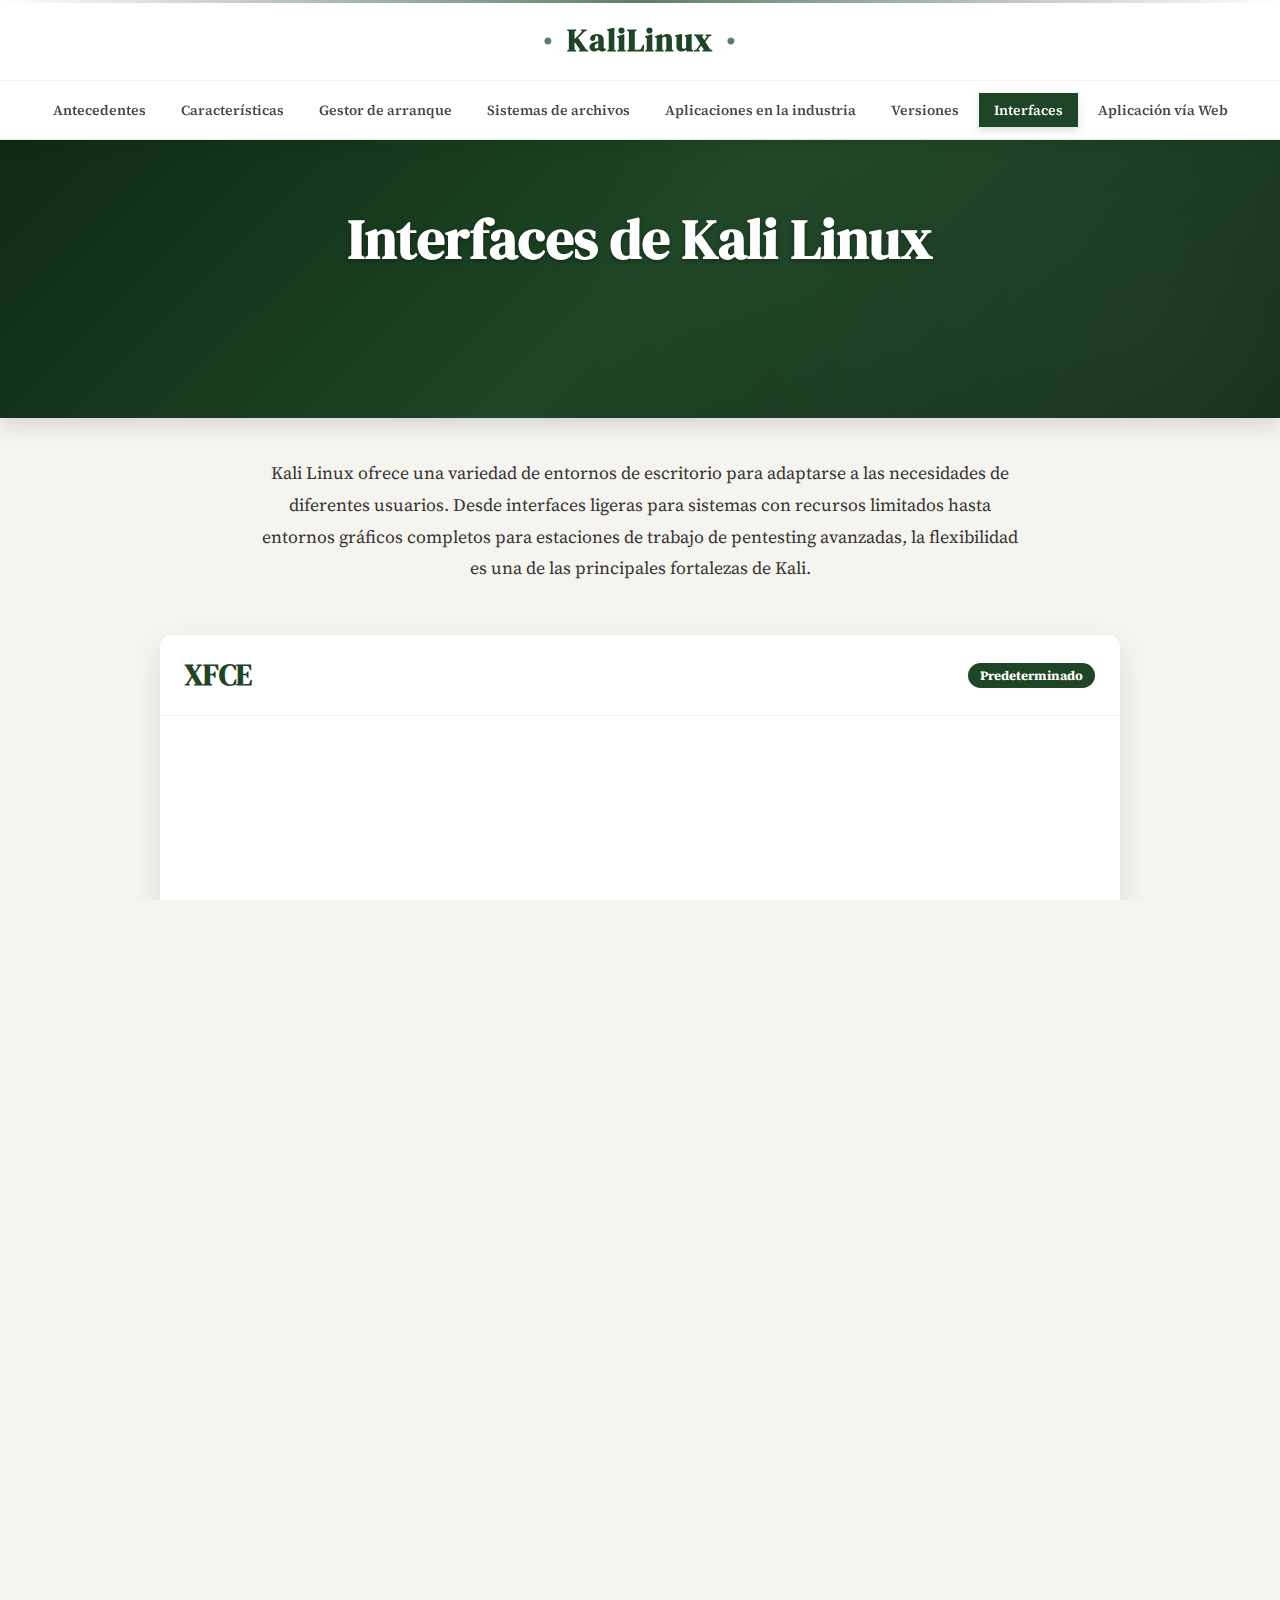
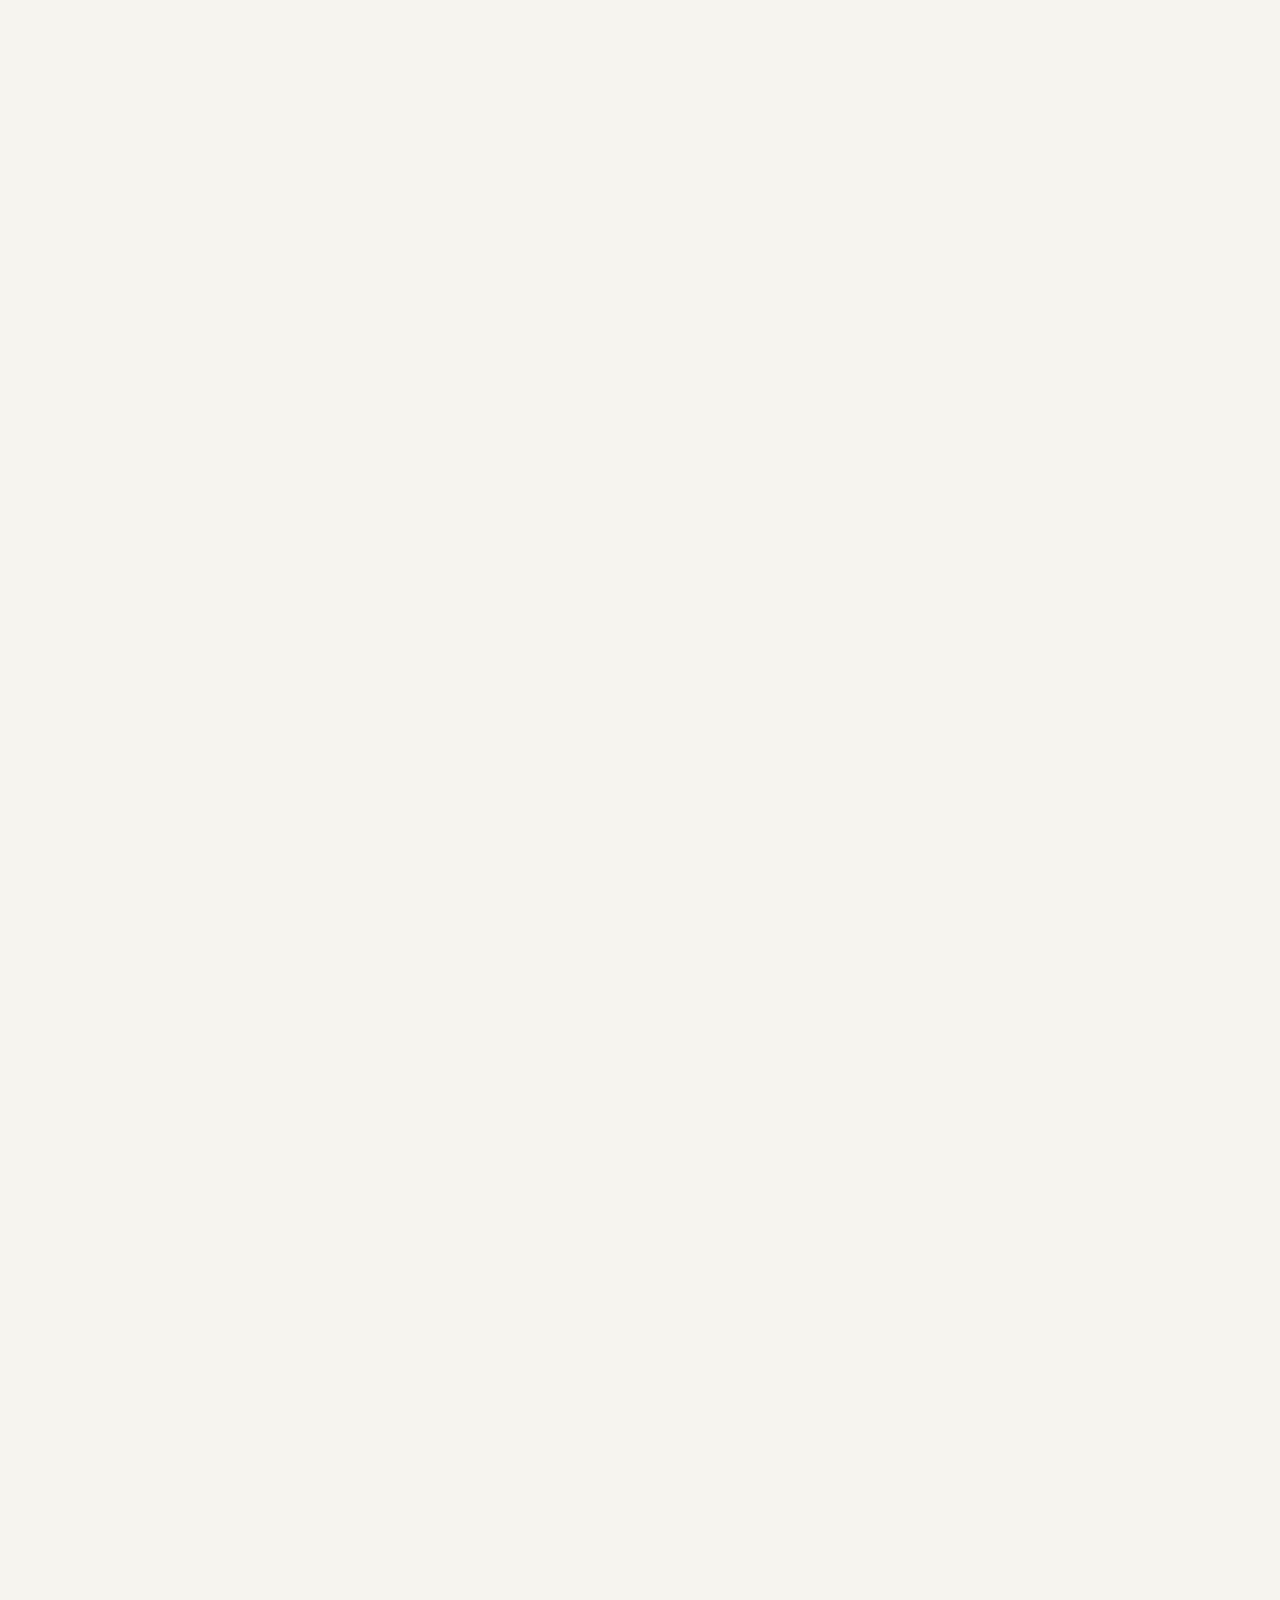
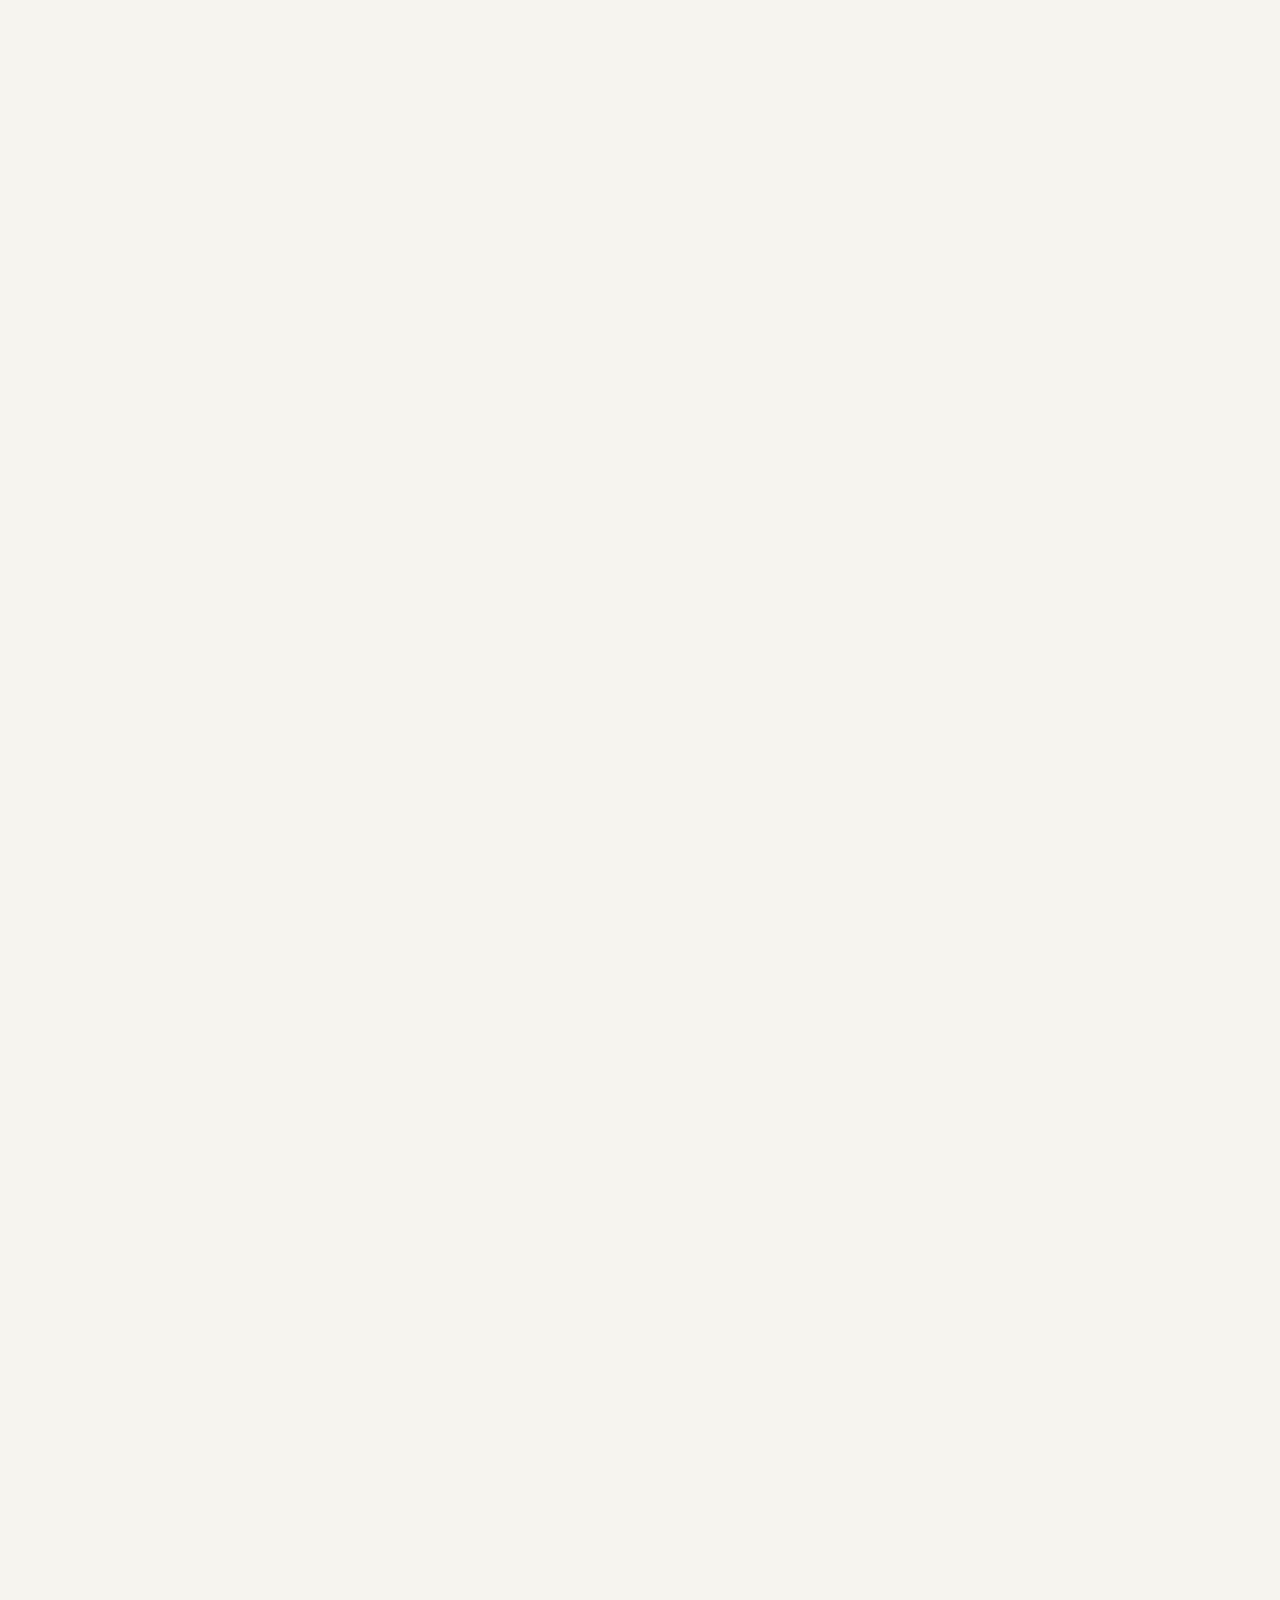
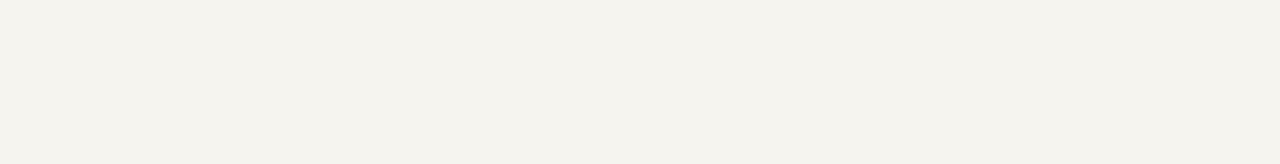
<file: Interfaces.html>
<!DOCTYPE html>
<html lang="es">

<head>
    <meta charset="UTF-8" />
    <meta name="viewport" content="width=device-width, initial-scale=1.0" />
    <title>Interfaces</title>

    <link href="https://fonts.googleapis.com/css2?family=DM+Serif+Display&family=Source+Serif+4:wght@400;700&display=swap"
        rel="stylesheet">
    <link rel="stylesheet" href="../css/main.css">
</head>

<body>

    <!-- Header -->
    <header>
        <div class="header-container">
          <div class="header-top">
            <a href="index.html" class="logo">KaliLinux</a>
          </div>
          <div class="menu-container">
            <nav class="menu">
              <a class="menu-item" href="Antecedentes.html">Antecedentes</a>
              <a class="menu-item" href="Características.html">Características</a>
              <a class="menu-item" href="Gestor_de_arranque.html">Gestor de arranque</a>
              <a class="menu-item" href="Sistemas_de_archivos.html">Sistemas de archivos</a>
              <a class="menu-item" href="Aplicaciones_en_la_industria.html">Aplicaciones en la industria</a>
              <a class="menu-item" href="Versiones.html">Versiones</a>
              <a class="menu-item activo" href="Interfaces.html">Interfaces</a>
              <a class="menu-item" href="Aplicacion_viaWeb.html">Aplicación vía Web</a>
            </nav>
          </div>
        </div>
      </header>

    <!-- Banner de interfaces -->
    <section class="interfaces-banner">
        <div class="interfaces-banner-content">
            <h1>Interfaces de Kali Linux</h1>
            <p>Exploración de los entornos de escritorio disponibles y sus características especiales</p>
        </div>
    </section>

    <!-- Introducción -->
    <div class="interfaces-intro">
        <p>Kali Linux ofrece una variedad de entornos de escritorio para adaptarse a las necesidades de diferentes usuarios. Desde interfaces ligeras para sistemas con recursos limitados hasta entornos gráficos completos para estaciones de trabajo de pentesting avanzadas, la flexibilidad es una de las principales fortalezas de Kali.</p>
    </div>

    <!-- Contenedor de interfaces -->
    <div class="interfaces-container">
        
        <!-- XFCE -->
        <div class="interfaz-card">
            <div class="interfaz-header">
                <h2>XFCE</h2>
                <div class="interfaz-badge">Predeterminado</div>
            </div>
            <div class="interfaz-image xfce-img"></div>
            <div class="interfaz-content">
                <p>El entorno de escritorio predeterminado de Kali Linux desde 2019. Diseñado para equilibrar el rendimiento ligero con una experiencia de usuario moderna y funcional.</p>
                <h3>Características principales:</h3>
                <ul>
                    <li>Bajo consumo de recursos (ideal para máquinas virtuales)</li>
                    <li>Interfaz altamente personalizable</li>
                    <li>Soporte para paneles múltiples y temas personalizados</li>
                    <li>Integración perfecta con herramientas de pentesting</li>
                </ul>
                <div class="specs-table">
                    <div class="spec">
                        <div class="spec-name">Consumo de RAM</div>
                        <div class="spec-value">
                            <div class="meter m-1"><span></span></div>
                        </div>
                    </div>
                    <div class="spec">
                        <div class="spec-name">Recursos gráficos</div>
                        <div class="spec-value">
                            <div class="meter m-2"><span></span></div>
                        </div>
                    </div>
                    <div class="spec">
                        <div class="spec-name">Personalización</div>
                        <div class="spec-value">
                            <div class="meter m-4"><span></span></div>
                        </div>
                    </div>
                </div>
            </div>
        </div>

        <!-- GNOME -->
        <div class="interfaz-card">
            <div class="interfaz-header">
                <h2>GNOME</h2>
            </div>
            <div class="interfaz-image gnome-img"></div>
            <div class="interfaz-content">
                <p>Un entorno de escritorio moderno centrado en la simplicidad y la usabilidad. Fue la interfaz predeterminada de Kali Linux hasta 2019 y sigue siendo una opción popular entre los usuarios.</p>
                <h3>Características principales:</h3>
                <ul>
                    <li>Diseño minimalista y elegante</li>
                    <li>Sistema de actividades y espacios de trabajo dinámicos</li>
                    <li>Compatibilidad con extensiones para funcionalidades adicionales</li>
                    <li>Experiencia de usuario coherente y pulida</li>
                </ul>
                <div class="specs-table">
                    <div class="spec">
                        <div class="spec-name">Consumo de RAM</div>
                        <div class="spec-value">
                            <div class="meter m-3"><span></span></div>
                        </div>
                    </div>
                    <div class="spec">
                        <div class="spec-name">Recursos gráficos</div>
                        <div class="spec-value">
                            <div class="meter m-4"><span></span></div>
                        </div>
                    </div>
                    <div class="spec">
                        <div class="spec-name">Personalización</div>
                        <div class="spec-value">
                            <div class="meter m-3"><span></span></div>
                        </div>
                    </div>
                </div>
            </div>
        </div>

        <!-- KDE Plasma -->
        <div class="interfaz-card">
            <div class="interfaz-header">
                <h2>KDE Plasma</h2>
            </div>
            <div class="interfaz-image kde-img"></div>
            <div class="interfaz-content">
                <p>Un entorno de escritorio altamente personalizable y potente con un amplio conjunto de aplicaciones integradas. Ideal para usuarios que desean un control detallado sobre su interfaz.</p>
                <h3>Características principales:</h3>
                <ul>
                    <li>Nivel de personalización extremadamente alto</li>
                    <li>Widgets interactivos en el escritorio</li>
                    <li>Efectos visuales avanzados</li>
                    <li>Suite completa de aplicaciones integradas</li>
                </ul>
                <div class="specs-table">
                    <div class="spec">
                        <div class="spec-name">Consumo de RAM</div>
                        <div class="spec-value">
                            <div class="meter m-4"><span></span></div>
                        </div>
                    </div>
                    <div class="spec">
                        <div class="spec-name">Recursos gráficos</div>
                        <div class="spec-value">
                            <div class="meter m-5"><span></span></div>
                        </div>
                    </div>
                    <div class="spec">
                        <div class="spec-name">Personalización</div>
                        <div class="spec-value">
                            <div class="meter m-5"><span></span></div>
                        </div>
                    </div>
                </div>
            </div>
        </div>

        <!-- Interfaces Ligeras -->
        <div class="interfaz-card">
            <div class="interfaz-header">
                <h2>Entornos Ligeros</h2>
                <div class="interfaz-badge">Para recursos limitados</div>
            </div>
            <div class="interfaz-light-container">
                <div class="light-option">
                    <div class="light-img i2wm-img"></div>
                    <div class="light-name">i3wm</div>
                </div>
                <div class="light-option">
                    <div class="light-img lxde-img"></div>
                    <div class="light-name">LXDE</div>
                </div>
                <div class="light-option">
                    <div class="light-img mate-img"></div>
                    <div class="light-name">MATE</div>
                </div>
            </div>
            <div class="interfaz-content">
                <p>Kali Linux también ofrece opciones ultraligeras para dispositivos con recursos limitados, entornos de servidor, o para profesionales que prefieren interfaces minimalistas controladas por teclado.</p>
                <h3>Ventajas clave:</h3>
                <ul>
                    <li>Mínimo consumo de recursos (ideal para dispositivos ARM o antiguos)</li>
                    <li>Mayor rendimiento para las herramientas de pentesting</li>
                    <li>Flujos de trabajo optimizados mediante atajos de teclado</li>
                    <li>Funcionamiento eficiente en conexiones remotas</li>
                </ul>
                <div class="specs-table">
                    <div class="spec">
                        <div class="spec-name">Consumo de RAM</div>
                        <div class="spec-value">
                            <div class="meter m-1"><span></span></div>
                        </div>
                    </div>
                </div>
            </div>
        </div>
    </div>

    <!-- Personalización de Kali -->
    <section class="interfaces-customization">
        <h2>Personalización de Kali Linux</h2>
        <div class="customization-content">
            <div class="customization-text">
                <p>Una de las mayores ventajas de Kali Linux es su flexibilidad para adaptarse a las necesidades específicas de los profesionales de seguridad. La personalización va más allá de la estética, influyendo directamente en la eficiencia del trabajo.</p>
                <h3>Elementos personalizables:</h3>
                <ul>
                    <li><strong>Temas y apariencia:</strong> Kali ofrece un tema oscuro predeterminado optimizado para trabajar largas horas, pero soporta temas personalizados.</li>
                    <li><strong>Herramientas preinstaladas:</strong> Posibilidad de crear builds personalizadas con solo las herramientas necesarias para casos de uso específicos.</li>
                    <li><strong>Scripts de automatización:</strong> Integración de scripts personalizados en el entorno para tareas repetitivas.</li>
                    <li><strong>Configuraciones de seguridad:</strong> Ajustes de privacidad y seguridad adaptados a diferentes escenarios operativos.</li>
                </ul>
            </div>
            <div class="customization-image"></div>
        </div>
    </section>

    <!-- Consejos prácticos para elegir -->
    <section class="interfaces-tips">
        <h2>¿Cómo elegir el entorno adecuado?</h2>
        
        <div class="tip-container">
            <div class="tip-card">
                <div class="tip-icon">💻</div>
                <h3>Recursos del sistema</h3>
                <p>En hardware limitado o máquinas virtuales con poca RAM, considere XFCE o i3wm. Para equipos potentes, KDE o GNOME ofrecen más funcionalidades visuales.</p>
            </div>
            
            <div class="tip-card">
                <div class="tip-icon">🔧</div>
                <h3>Flujo de trabajo</h3>
                <p>Pentesting defensivo con múltiples ventanas suele beneficiarse de gestores de ventanas por mosaicos como i3. Tareas que requieren GUI potentes funcionan mejor con GNOME o KDE.</p>
            </div>
            
            <div class="tip-card">
                <div class="tip-icon">🚀</div>
                <h3>Rendimiento</h3>
                <p>Algunas herramientas funcionan mejor en entornos específicos. Por ejemplo, herramientas de análisis visual de datos se benefician de la integración con KDE, mientras que operaciones remotas son más eficientes en entornos ligeros.</p>
            </div>
        </div>
    </section>

    <div style="text-align: center; margin-top: 40px; margin-bottom: 40px;">
        <button class="btn"><a href="Aplicacion_viaWeb.html" class="continuar">Siguiente</a></button>
    </div>

</body>

</html>
</file>
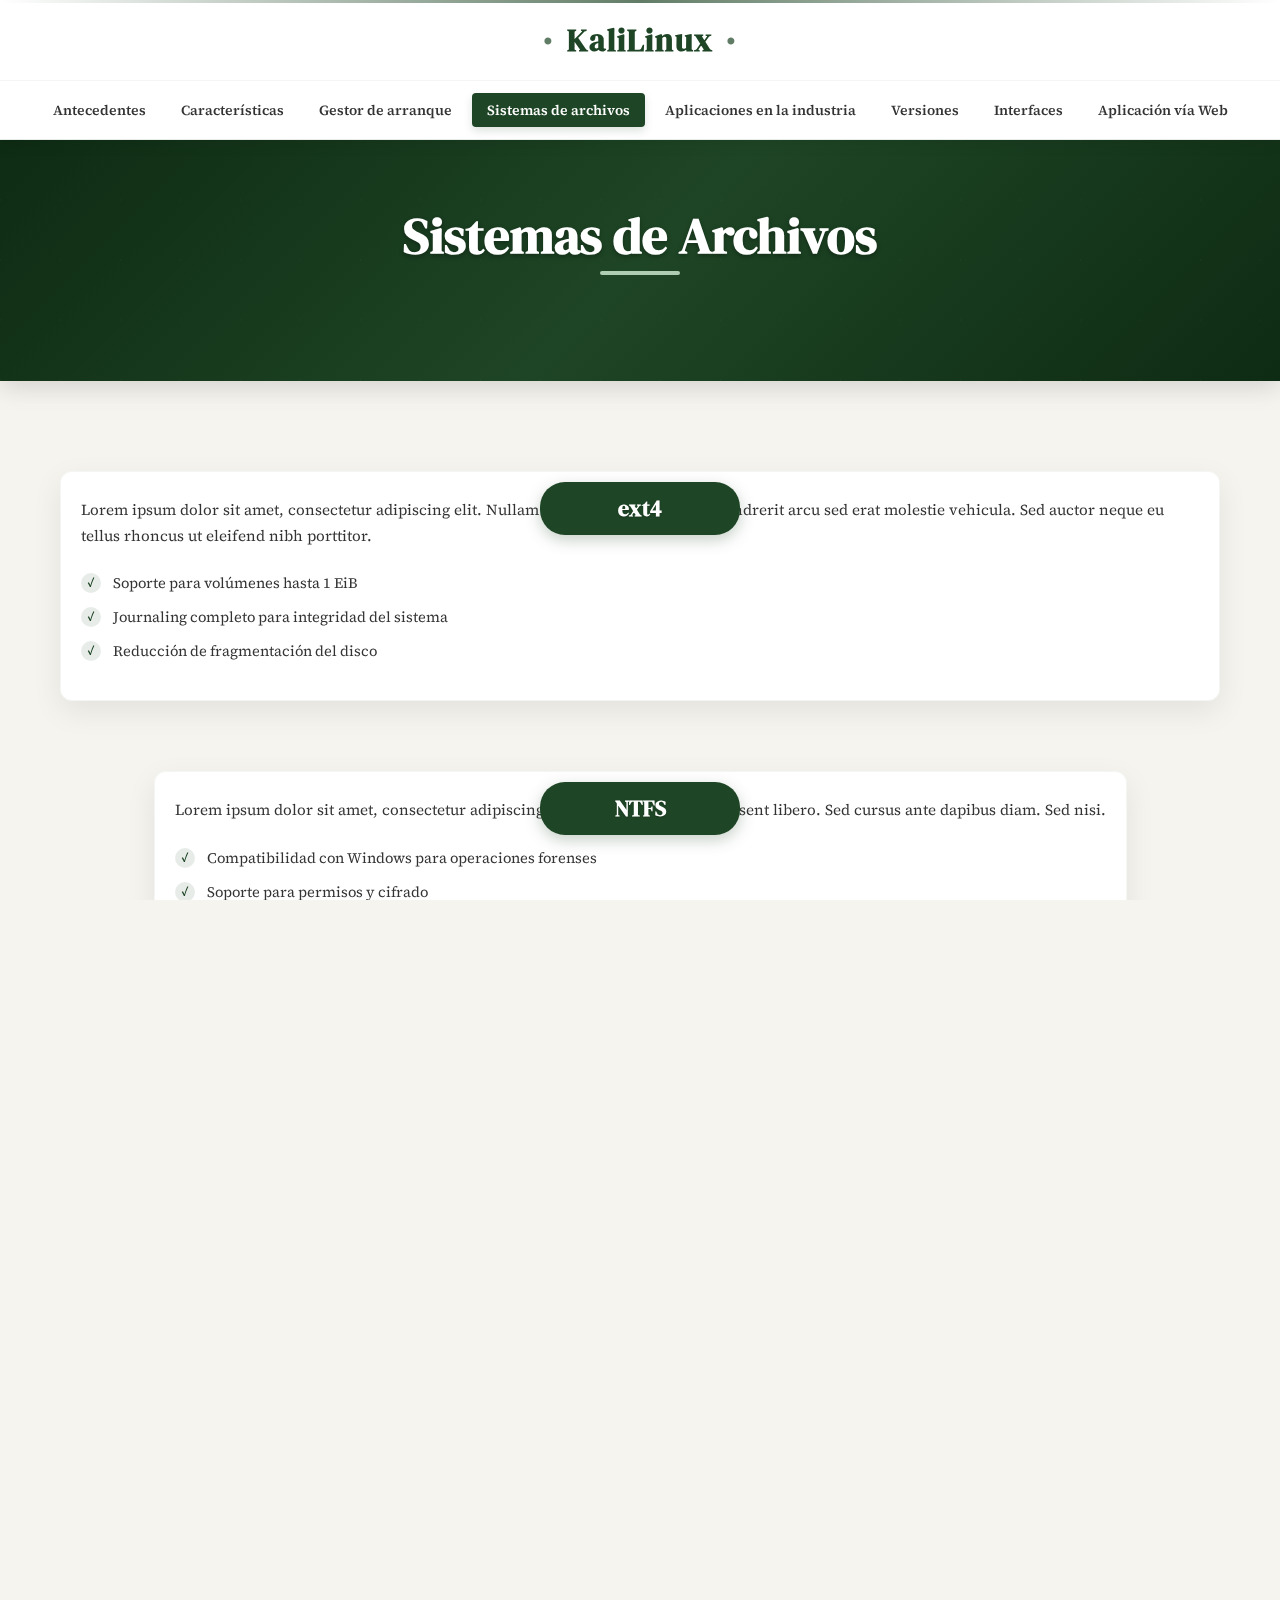
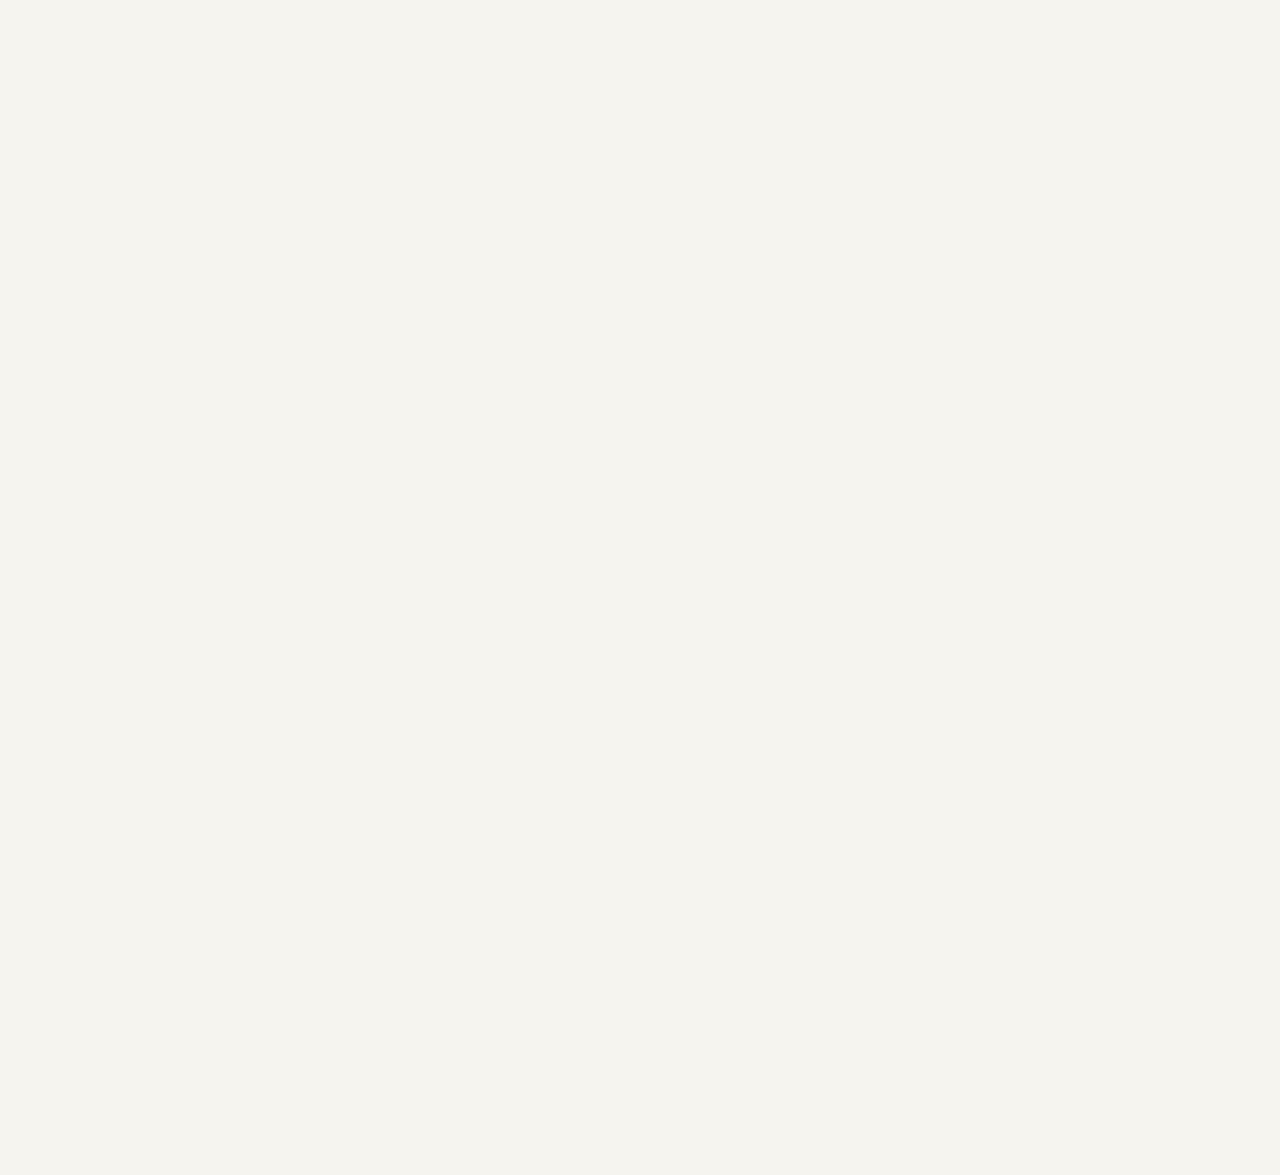
<file: Sistemas_de_archivos.html>
<!DOCTYPE html>
<html lang="es">

<head>
    <meta charset="UTF-8" />
    <meta name="viewport" content="width=device-width, initial-scale=1.0" />
    <title>Sistemas de Archivos</title>

    <link href="https://fonts.googleapis.com/css2?family=DM+Serif+Display&family=Source+Serif+4:wght@400;700&display=swap"
        rel="stylesheet">
    <link rel="stylesheet" href="estilos.css">
</head>

<body>

    <!-- Header -->
    <header>
        <div class="header-container">
          <div class="header-top">
            <a href="index.html" class="logo">KaliLinux</a>
          </div>
          <div class="menu-container">
            <nav class="menu">
              <a class="menu-item" href="Antecedentes.html">Antecedentes</a>
              <a class="menu-item" href="Características.html">Características</a>
              <a class="menu-item" href="Gestor_de_arranque.html">Gestor de arranque</a>
              <a class="menu-item activo" href="Sistemas_de_archivos.html">Sistemas de archivos</a>
              <a class="menu-item" href="Aplicaciones_en_la_industria.html">Aplicaciones en la industria</a>
              <a class="menu-item" href="Versiones.html">Versiones</a>
              <a class="menu-item" href="Interfaces.html">Interfaces</a>
              <a class="menu-item" href="Aplicacion_via_Web.html">Aplicación vía Web</a>
            </nav>
          </div>
        </div>
    </header>

    <!-- Banner superior -->
    <section class="filesystem-banner">
        <h1>Sistemas de Archivos</h1>
        <p>Estructura de almacenamiento y organización de datos en Kali Linux</p>
    </section>

    <!-- Contenido principal -->
    <div class="filesystem-container">
        <!-- Tarjetas de sistemas de archivos -->
        <div class="fs-cards">
            <div class="fs-card">
                <div class="fs-card-header">ext4</div>
                <div class="fs-card-content">
                    <p>Lorem ipsum dolor sit amet, consectetur adipiscing elit. Nullam in dui mauris. Vivamus hendrerit arcu sed erat molestie vehicula. Sed auctor neque eu tellus rhoncus ut eleifend nibh porttitor.</p>
                    <ul class="fs-features">
                        <li>Soporte para volúmenes hasta 1 EiB</li>
                        <li>Journaling completo para integridad del sistema</li>
                        <li>Reducción de fragmentación del disco</li>
                    </ul>
                </div>
            </div>
            
            <div class="fs-card">
                <div class="fs-card-header">NTFS</div>
                <div class="fs-card-content">
                    <p>Lorem ipsum dolor sit amet, consectetur adipiscing elit. Integer nec odio. Praesent libero. Sed cursus ante dapibus diam. Sed nisi.</p>
                    <ul class="fs-features">
                        <li>Compatibilidad con Windows para operaciones forenses</li>
                        <li>Soporte para permisos y cifrado</li>
                        <li>Tamaños de archivo extensos</li>
                    </ul>
                </div>
            </div>
            
            <div class="fs-card">
                <div class="fs-card-header">btrfs</div>
                <div class="fs-card-content">
                    <p>Lorem ipsum dolor sit amet, consectetur adipiscing elit. Aenean et ultricies est. Mauris iaculis eget dolor nec hendrerit.</p>
                    <ul class="fs-features">
                        <li>Sistema de archivos de próxima generación</li>
                        <li>Soporte para instantáneas y clonación</li>
                        <li>Alta resistencia a la corrupción de datos</li>
                    </ul>
                </div>
            </div>
        </div>

        <!-- Diagrama de estructura -->
        <div class="fs-structure">
            <h2>Estructura de directorios</h2>
            <div class="fs-diagram">
                <div class="fs-root">/root</div>
                <div class="fs-branches">
                    <div class="fs-branch">
                        <div class="fs-folder">/bin</div>
                        <div class="fs-description">Comandos esenciales</div>
                    </div>
                    <div class="fs-branch">
                        <div class="fs-folder">/etc</div>
                        <div class="fs-description">Configuración del sistema</div>
                    </div>
                    <div class="fs-branch">
                        <div class="fs-folder">/usr</div>
                        <div class="fs-description">Aplicaciones y herramientas</div>
                    </div>
                    <div class="fs-branch">
                        <div class="fs-folder">/var</div>
                        <div class="fs-description">Datos variables</div>
                    </div>
                    <div class="fs-branch">
                        <div class="fs-folder">/opt</div>
                        <div class="fs-description">Software adicional</div>
                    </div>
                </div>
            </div>
        </div>
        
        <!-- Tabla de características -->
        <div class="fs-comparison">
            <h2>Comparativa de rendimiento</h2>
            <div class="fs-table-container">
                <table class="fs-table">
                    <thead>
                        <tr>
                            <th>Sistema de archivos</th>
                            <th>Velocidad de lectura</th>
                            <th>Velocidad de escritura</th>
                            <th>Recuperación</th>
                            <th>Seguridad</th>
                        </tr>
                    </thead>
                    <tbody>
                        <tr>
                            <td>ext4</td>
                            <td><div class="rating r-4"></div></td>
                            <td><div class="rating r-4"></div></td>
                            <td><div class="rating r-3"></div></td>
                            <td><div class="rating r-5"></div></td>
                        </tr>
                        <tr>
                            <td>btrfs</td>
                            <td><div class="rating r-3"></div></td>
                            <td><div class="rating r-3"></div></td>
                            <td><div class="rating r-5"></div></td>
                            <td><div class="rating r-4"></div></td>
                        </tr>
                        <tr>
                            <td>XFS</td>
                            <td><div class="rating r-5"></div></td>
                            <td><div class="rating r-4"></div></td>
                            <td><div class="rating r-3"></div></td>
                            <td><div class="rating r-3"></div></td>
                        </tr>
                        <tr>
                            <td>NTFS</td>
                            <td><div class="rating r-3"></div></td>
                            <td><div class="rating r-3"></div></td>
                            <td><div class="rating r-4"></div></td>
                            <td><div class="rating r-3"></div></td>
                        </tr>
                    </tbody>
                </table>
            </div>
        </div>

        <!-- Bloque de características especiales -->
        <div class="fs-special-features">
            <div class="fs-feature-block">
                <div class="fs-icon">🔐</div>
                <h3>Cifrado de disco</h3>
                <p>Lorem ipsum dolor sit amet, consectetur adipiscing elit. Ut elit tellus, luctus nec ullamcorper mattis, pulvinar dapibus leo.</p>
            </div>
            <div class="fs-feature-block">
                <div class="fs-icon">🔄</div>
                <h3>Journaling</h3>
                <p>Lorem ipsum dolor sit amet, consectetur adipiscing elit. Ut elit tellus, luctus nec ullamcorper mattis, pulvinar dapibus leo.</p>
            </div>
            <div class="fs-feature-block">
                <div class="fs-icon">⚡</div>
                <h3>Optimización</h3>
                <p>Lorem ipsum dolor sit amet, consectetur adipiscing elit. Ut elit tellus, luctus nec ullamcorper mattis, pulvinar dapibus leo.</p>
            </div>
        </div>
        
        <!-- Conclusión -->
        <div class="fs-conclusion">
            <p>Lorem ipsum dolor sit amet, consectetur adipiscing elit. Nullam in dui mauris. Vivamus hendrerit arcu sed erat molestie vehicula. Sed auctor neque eu tellus rhoncus ut eleifend nibh porttitor. Ut in nulla enim. Phasellus molestie magna non est bibendum non venenatis nisl tempor.</p>
        </div>
    </div>

    <div style="text-align: center;">
        <button class="btn"><a href="Aplicaciones_en_la_industria.html" class="continuar">Siguiente</a></button>
    </div>

</body>

</html>
</file>
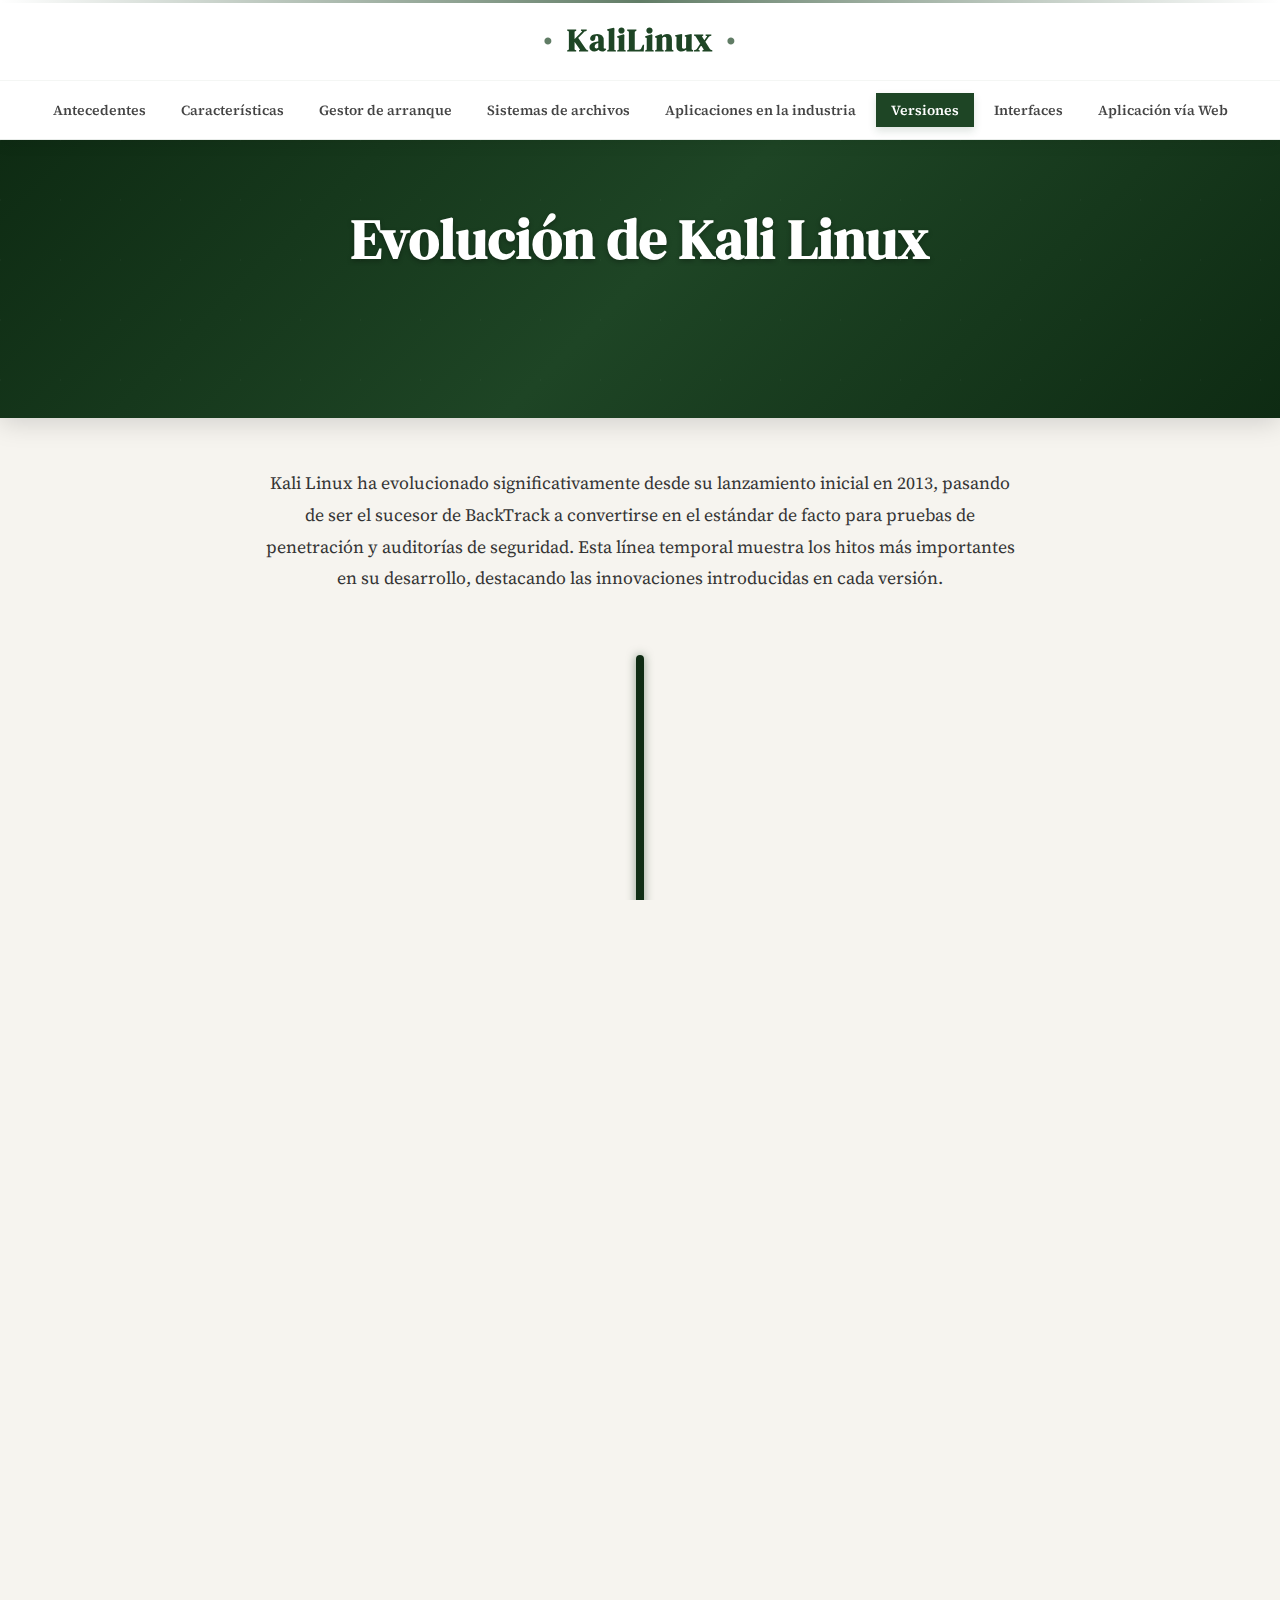
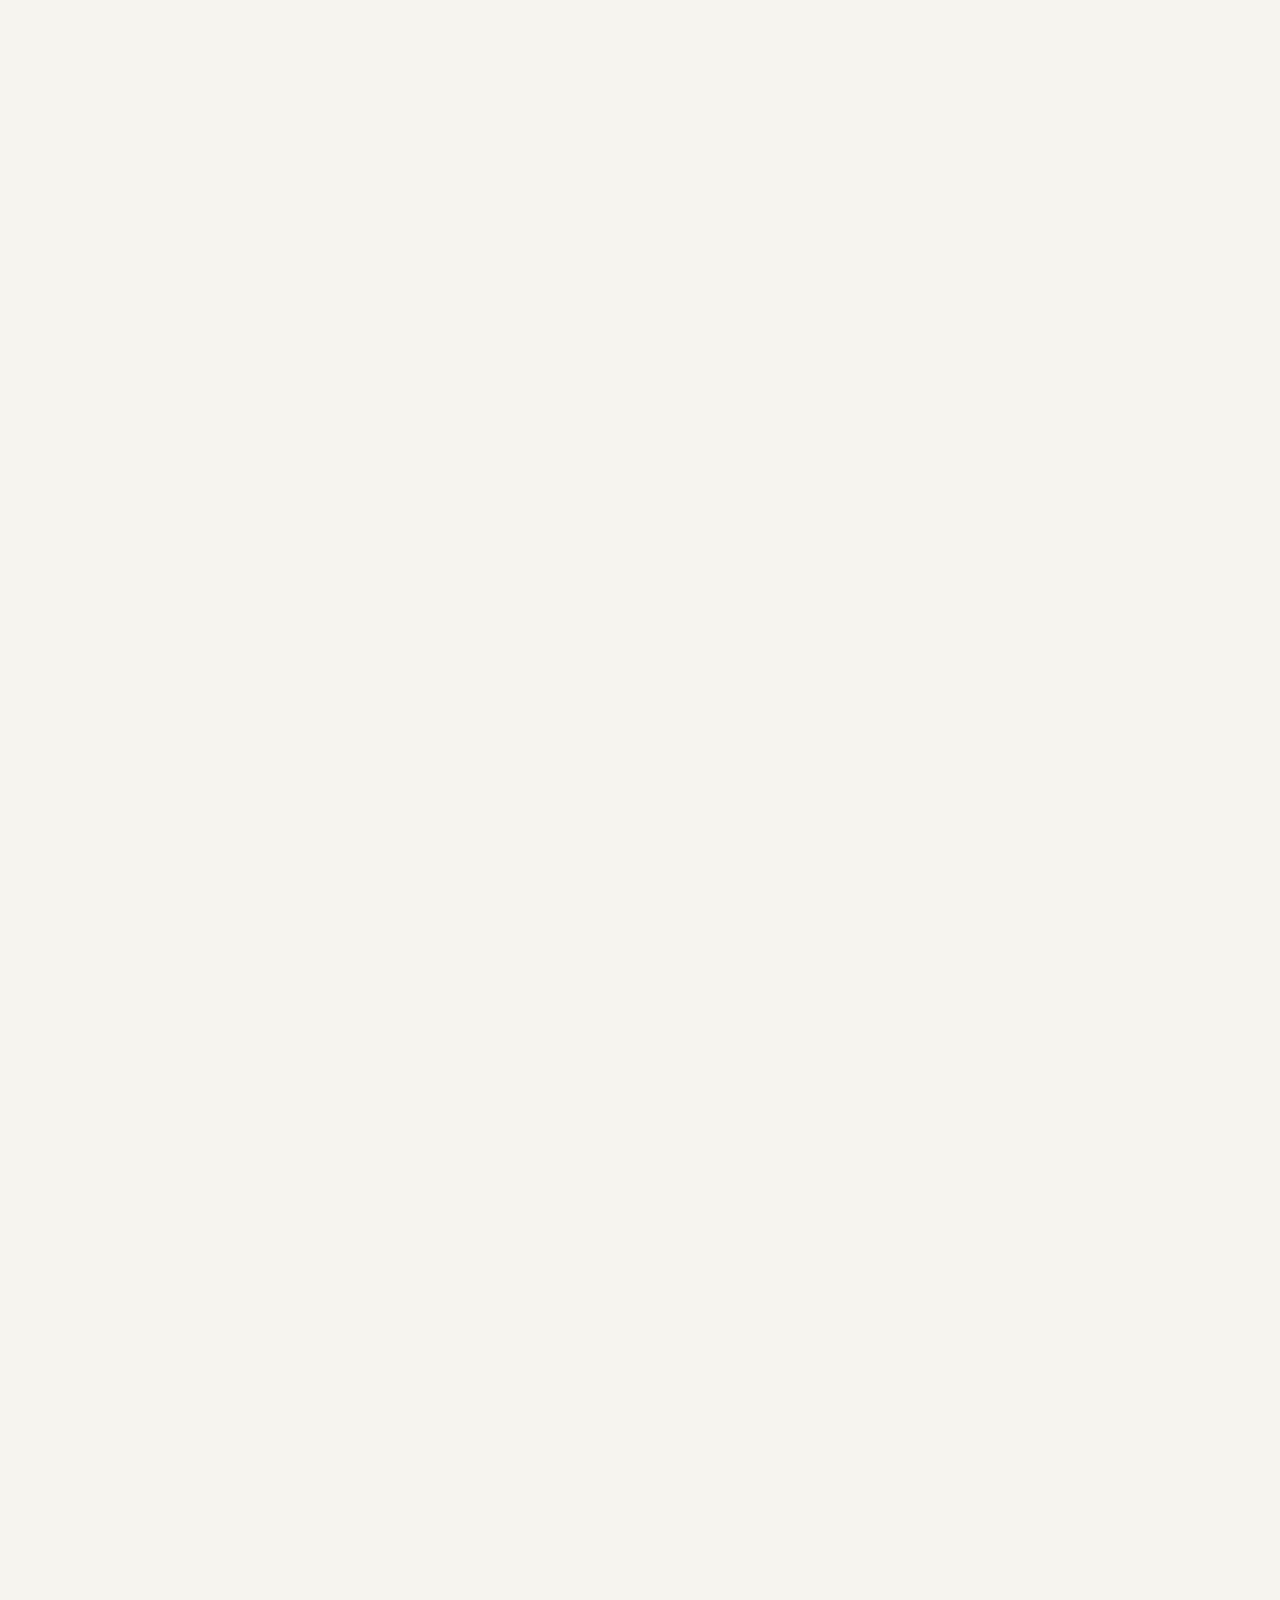
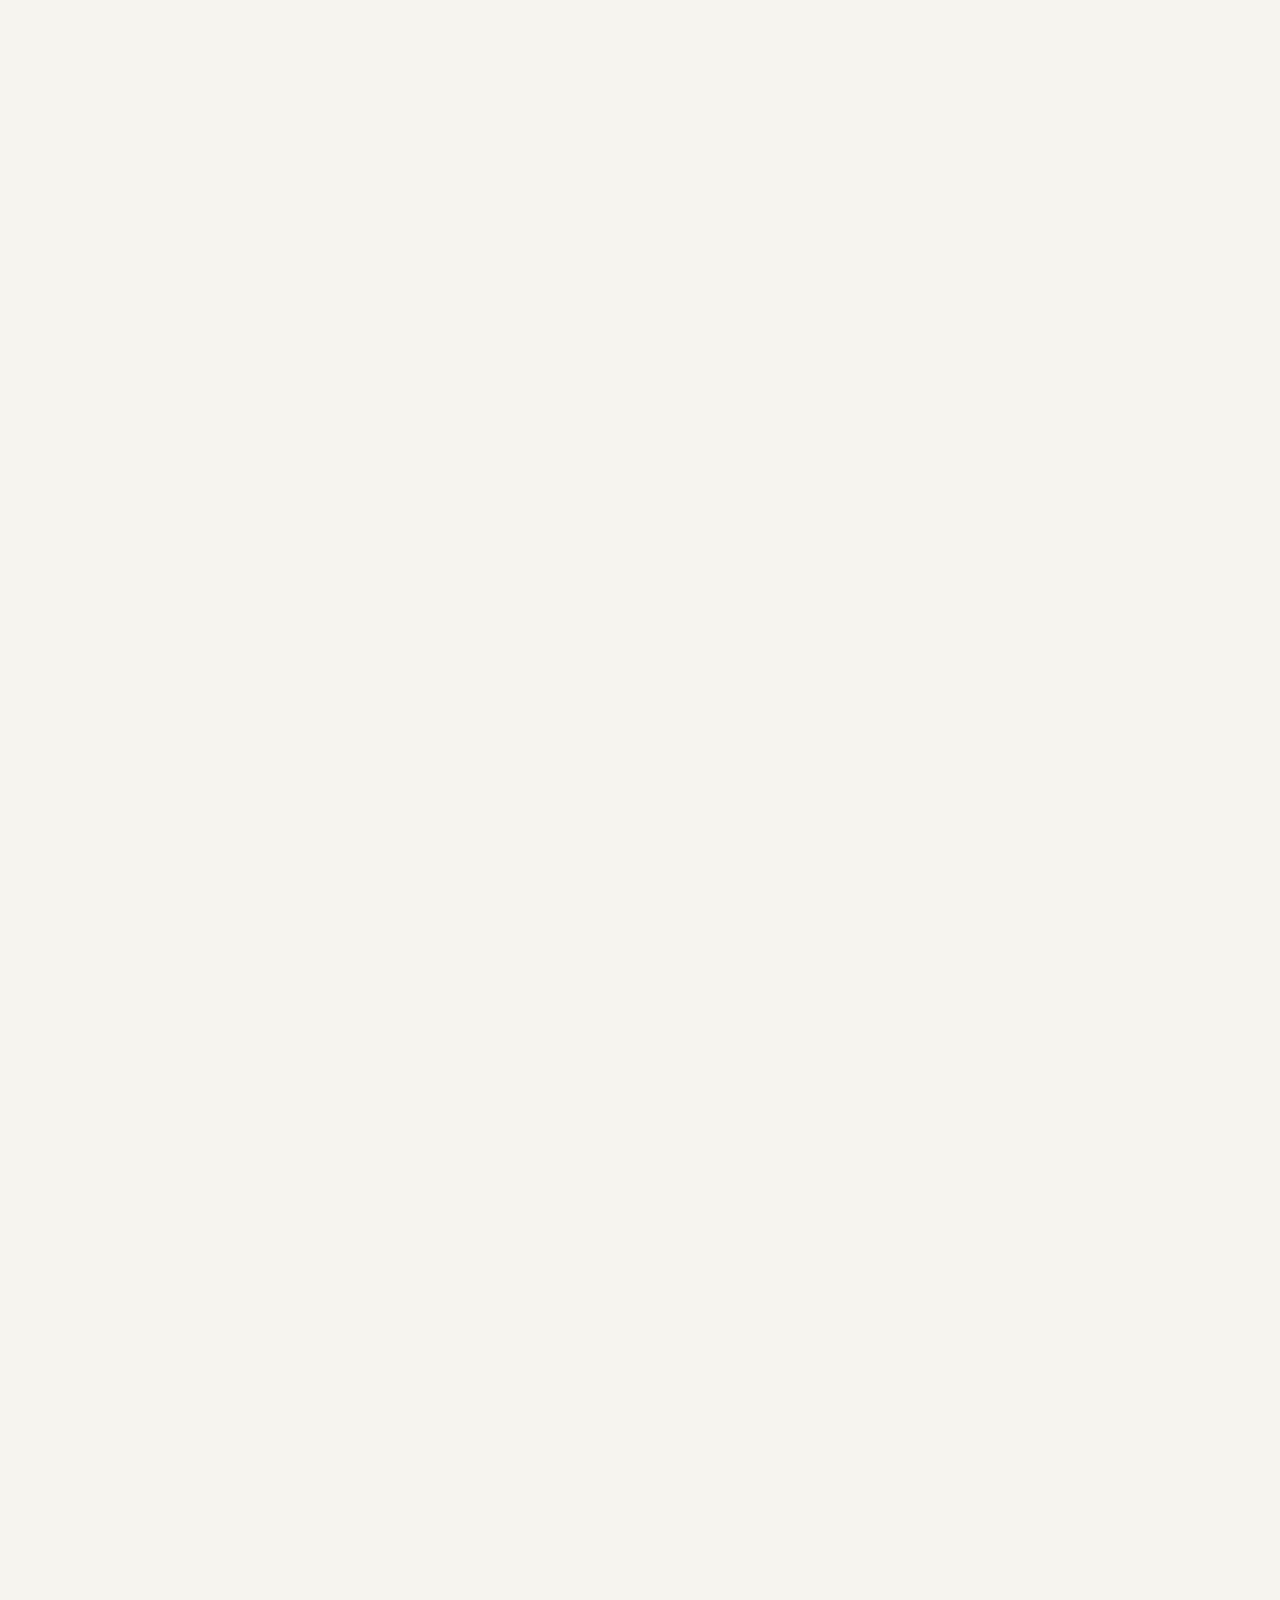
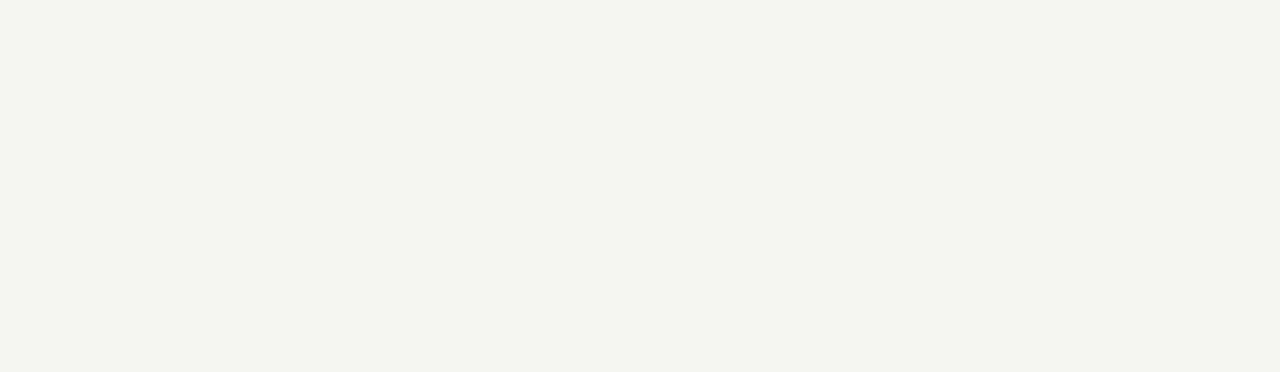
<file: Versiones.html>
<!DOCTYPE html>
<html lang="es">

<head>
    <meta charset="UTF-8" />
    <meta name="viewport" content="width=device-width, initial-scale=1.0" />
    <title>Versiones de Kali Linux</title>

    <link href="https://fonts.googleapis.com/css2?family=DM+Serif+Display&family=Source+Serif+4:wght@400;700&display=swap"
        rel="stylesheet">
    <link rel="stylesheet" href="css/main.css">
</head>

<body>

    <!-- Header -->
    <header>
        <div class="header-container">
          <div class="header-top">
            <a href="index.html" class="logo">KaliLinux</a>
          </div>
          <div class="menu-container">
            <nav class="menu">
              <a class="menu-item" href="Antecedentes.html">Antecedentes</a>
              <a class="menu-item" href="Características.html">Características</a>
              <a class="menu-item" href="Gestor_de_arranque.html">Gestor de arranque</a>
              <a class="menu-item" href="Sistemas_de_archivos.html">Sistemas de archivos</a>
              <a class="menu-item" href="Aplicaciones_en_la_industria.html">Aplicaciones en la industria</a>
              <a class="menu-item activo" href="Versiones.html">Versiones</a>
              <a class="menu-item" href="Interfaces.html">Interfaces</a>
              <a class="menu-item" href="Aplicacion_viaWeb.html">Aplicación vía Web</a>
            </nav>
          </div>
        </div>
    </header>

    <!-- Banner de versiones -->
    <section class="versiones-banner">
        <div class="versiones-banner-content">
            <h1>Evolución de Kali Linux</h1>
            <p>Recorrido a través de las principales versiones y su desarrollo a lo largo del tiempo</p>
        </div>
    </section>

    <!-- Introducción -->
    <div class="versiones-intro">
        <p>Kali Linux ha evolucionado significativamente desde su lanzamiento inicial en 2013, pasando de ser el sucesor de BackTrack a convertirse en el estándar de facto para pruebas de penetración y auditorías de seguridad. Esta línea temporal muestra los hitos más importantes en su desarrollo, destacando las innovaciones introducidas en cada versión.</p>
    </div>

    <!-- Línea del tiempo - NUEVO DISEÑO -->
    <div class="timeline-container">
        <!-- Kali Linux 1.0 -->
        <div class="timeline-version left">
            <div class="timeline-version-header">
                <div>
                    <span class="timeline-version-icon">🚀</span>
                    <h3 class="timeline-version-title">Kali Linux 1.0</h3>
                </div>
                <span class="timeline-version-date">13 de marzo de 2013</span>
            </div>
            <div class="timeline-version-content">
                <p class="timeline-version-description">Primera versión oficial de Kali Linux, sucesora de BackTrack, desarrollada por Offensive Security.</p>
                <h4>Características destacadas:</h4>
                <ul>
                    <li>Basada en Debian.</li>
                    <li>Incluye más de 300 herramientas de pruebas de penetración.</li>
                    <li>Soporte para múltiples arquitecturas.</li>
                </ul>
            </div>
        </div>

        <!-- Kali Linux 2.0 -->
        <div class="timeline-version right">
            <div class="timeline-version-header">
                <div>
                    <span class="timeline-version-icon">🐉</span>
                    <h3 class="timeline-version-title">Kali Linux 2.0 (Sana)</h3>
                </div>
                <span class="timeline-version-date">11 de agosto de 2015</span>
            </div>
            <div class="timeline-version-content">
                <p class="timeline-version-description">Conocida como "Kali Sana", esta versión introdujo una interfaz de usuario mejorada y una experiencia de usuario más amigable.</p>
                <h4>Características destacadas:</h4>
                <ul>
                    <li>Actualizaciones más frecuentes de paquetes.</li>
                    <li>Mejoras en la interfaz gráfica.</li>
                    <li>Mayor estabilidad y rendimiento.</li>
                </ul>
            </div>
        </div>

        <!-- Kali Linux Rolling Release -->
        <div class="timeline-version left">
            <div class="timeline-version-header">
                <div>
                    <span class="timeline-version-icon">🔄</span>
                    <h3 class="timeline-version-title">Kali Linux Rolling Release</h3>
                </div>
                <span class="timeline-version-date">21 de enero de 2016</span>
            </div>
            <div class="timeline-version-content">
                <p class="timeline-version-description">Transición a un modelo de lanzamiento continuo, permitiendo a los usuarios recibir actualizaciones constantes sin necesidad de reinstalar.</p>
                <h4>Características destacadas:</h4>
                <ul>
                    <li>Actualizaciones continuas de herramientas y paquetes.</li>
                    <li>Mejor soporte para hardware moderno.</li>
                    <li>Mayor flexibilidad para los usuarios.</li>
                </ul>
            </div>
        </div>

        <!-- Kali Linux 2019.4 -->
        <div class="timeline-version right">
            <div class="timeline-version-header">
                <div>
                    <span class="timeline-version-icon">🎨</span>
                    <h3 class="timeline-version-title">Kali Linux 2019.4</h3>
                </div>
                <span class="timeline-version-date">26 de noviembre de 2019</span>
            </div>
            <div class="timeline-version-content">
                <p class="timeline-version-description">Introducción de un nuevo entorno de escritorio por defecto y mejoras visuales significativas.</p>
                <h4>Características destacadas:</h4>
                <ul>
                    <li>Cambio de GNOME a Xfce como entorno de escritorio predeterminado.</li>
                    <li>Nuevo tema visual y mejoras en la interfaz de usuario.</li>
                    <li>Introducción del modo "Kali Undercover" para simular la apariencia de Windows.</li>
                </ul>
            </div>
        </div>

        <!-- Kali Linux 2020.3 -->
        <div class="timeline-version left">
            <div class="timeline-version-header">
                <div>
                    <span class="timeline-version-icon">🐚</span>
                    <h3 class="timeline-version-title">Kali Linux 2020.3</h3>
                </div>
                <span class="timeline-version-date">18 de agosto de 2020</span>
            </div>
            <div class="timeline-version-content">
                <p class="timeline-version-description">Enfoque en la mejora de la experiencia del usuario y la personalización del sistema.</p>
                <h4>Características destacadas:</h4>
                <ul>
                    <li>Cambio del shell predeterminado de Bash a Zsh.</li>
                    <li>Mejoras en el soporte para WSL 2 (Windows Subsystem for Linux).</li>
                    <li>Actualizaciones de herramientas y correcciones de errores.</li>
                </ul>
            </div>
        </div>

        <!-- Kali Linux 2022.1 -->
        <div class="timeline-version right">
            <div class="timeline-version-header">
                <div>
                    <span class="timeline-version-icon">📦</span>
                    <h3 class="timeline-version-title">Kali Linux 2022.1</h3>
                </div>
                <span class="timeline-version-date">14 de febrero de 2022</span>
            </div>
            <div class="timeline-version-content">
                <p class="timeline-version-description">Introducción de nuevas herramientas y mejoras en la compatibilidad con hardware.</p>
                <h4>Características destacadas:</h4>
                <ul>
                    <li>Incorporación de nuevas herramientas de seguridad.</li>
                    <li>Mejoras en el soporte para dispositivos ARM.</li>
                    <li>Actualizaciones en el instalador y en la documentación oficial.</li>
                </ul>
            </div>
        </div>

        <!-- Kali Linux 2025.1a -->
        <div class="timeline-version left">
            <div class="timeline-version-header">
                <div>
                    <span class="timeline-version-icon">🆕</span>
                    <h3 class="timeline-version-title">Kali Linux 2025.1a</h3>
                </div>
                <span class="timeline-version-date">19 de marzo de 2025</span>
            </div>
            <div class="timeline-version-content">
                <p class="timeline-version-description">Primera versión de 2025, enfocada en mejoras visuales y actualizaciones de herramientas.</p>
                <h4>Características destacadas:</h4>
                <ul>
                    <li>Introducción de la herramienta "Hoaxshell" para generar payloads de reverse shell en Windows.</li>
                    <li>Actualización del kernel a la versión 6.12.</li>
                    <li>Renovación del tema visual, incluyendo nuevos fondos de pantalla y mejoras en la interfaz.</li>
                    <li>Actualizaciones en los entornos de escritorio Xfce 4.20 y KDE Plasma 6.2.</li>
                </ul>
            </div>
        </div>
    </div>
    
    <!-- Comparativa de versiones - SE MANTIENE IGUAL -->
    <section class="versiones-comparativa">
        <h2>Comparativa de principales versiones</h2>
        
        <div class="versiones-table-container">
            <table class="versiones-tabla">
                <thead>
                    <tr>
                        <th>Característica</th>
                        <th>Kali 1.0 (2013)</th>
                        <th>Kali 2.0 (2015)</th>
                        <th>Kali Rolling (2016)</th>
                        <th>Kali 2025.1a</th>
                    </tr>
                </thead>
                <tbody>
                    <tr>
                        <td>Base</td>
                        <td>Debian Wheezy</td>
                        <td>Debian Jessie</td>
                        <td>Debian Testing</td>
                        <td>Debian Bookworm</td>
                    </tr>
                    <tr>
                        <td>Kernel</td>
                        <td>3.x</td>
                        <td>4.x</td>
                        <td>5.x</td>
                        <td>6.12</td>
                    </tr>
                    <tr>
                        <td>Herramientas</td>
                        <td>~300</td>
                        <td>~400</td>
                        <td>~500</td>
                        <td>600+</td>
                    </tr>
                    <tr>
                        <td>Entorno de escritorio</td>
                        <td>GNOME 3</td>
                        <td>GNOME 3</td>
                        <td>XFCE, GNOME, KDE</td>
                        <td>XFCE 4.20, KDE Plasma 6.2</td>
                    </tr>
                    <tr>
                        <td>Usuario por defecto</td>
                        <td>root</td>
                        <td>root (modo no-root añadido)</td>
                        <td>root o usuario normal</td>
                        <td>kali (no-root por defecto)</td>
                    </tr>
                    <tr>
                        <td>Instalador</td>
                        <td>Básico</td>
                        <td>Mejorado</td>
                        <td>Instalador gráfico avanzado</td>
                        <td>Calamares + Debian Installer</td>
                    </tr>
                    <tr>
                        <td>Modo persistente</td>
                        <td>Limitado</td>
                        <td>Mejorado</td>
                        <td>Completo</td>
                        <td>Avanzado (con kali-tweaks)</td>
                    </tr>
                </tbody>
            </table>
        </div>
    </section>

    <!-- La evolución visual -->
    <section class="versiones-visual">
        <h2>Evolución visual a través del tiempo</h2>
        <div class="versiones-gallery">
            <div class="version-img-container">
                <div class="version-img version-1"></div>
                <div class="version-caption">2013 - Kali 1.0</div>
            </div>
            <div class="version-img-container">
                <div class="version-img version-2"></div>
                <div class="version-caption">2015 - Kali 2.0</div>
            </div>
            <div class="version-img-container">
                <div class="version-img version-3"></div>
                <div class="version-caption">2016 - Kali Rolling</div>
            </div>
            <div class="version-img-container">
                <div class="version-img version-4"></div>
                <div class="version-caption">2025 - Kali 2025.1a</div>
            </div>
        </div>
    </section>

    <div style="text-align: center; margin-top: 40px; margin-bottom: 60px;">
        <button class="btn"><a href="Interfaces.html" class="continuar">Siguiente</a></button>
    </div>

    <script>
        // Animación para revelar elementos cuando entran en el viewport
        document.addEventListener('DOMContentLoaded', function() {
            const observer = new IntersectionObserver((entries) => {
                entries.forEach(entry => {
                    if (entry.isIntersecting) {
                        entry.target.style.animationPlayState = 'running';
                    }
                });
            }, { threshold: 0.1 });
            
            document.querySelectorAll('.timeline-version').forEach(item => {
                item.style.animationPlayState = 'paused';
                observer.observe(item);
            });
        });
    </script>
</body>

</html>
</file>
<file: estilo_Instalaciones.css>
/* Estilos básicos para la galería */
:root {
  --primary-color: #1E4525;
  --bg-color: #f5f5f5;
  --border-radius: 10px;
  --shadow: 0 5px 15px rgba(0,0,0,0.1);
}

/* Contenedor principal */
.gallery-container {
  max-width: 1200px;
  margin: 0 auto;
  padding: 20px;
}

/* Banner */
.gallery-banner {
  background: linear-gradient(135deg, #0e2b13, #1E4525);
  color: white;
  text-align: center;
  padding: 50px 20px;
  margin-bottom: 30px;
}

.gallery-banner h1 {
  font-size: 2.5rem;
  margin-bottom: 15px;
}

/* Pestañas simples */
.tabs-container {
  margin-bottom: 40px;
}

.tab-buttons {
  display: flex;
  margin-bottom: 20px;
  border-bottom: 1px solid #ddd;
}

.tab-button {
  padding: 15px 20px;
  background: none;
  border: none;
  cursor: pointer;
  font-size: 1rem;
  font-weight: bold;
  opacity: 0.7;
  transition: opacity 0.3s;
}

.tab-button:hover {
  opacity: 1;
}

.tab-button.active {
  opacity: 1;
  border-bottom: 3px solid var(--primary-color);
  color: var(--primary-color);
}

/* Contenido de las pestañas */
.tab-content {
  display: none;
  background: white;
  padding: 20px;
  border-radius: var(--border-radius);
  box-shadow: var(--shadow);
}

.tab-content.active {
  display: block;
}

.tab-content h2 {
  color: var(--primary-color);
  text-align: center;
  margin-bottom: 20px;
}

/* Carrusel simple */
.simple-carousel {
  position: relative;
  background: white;
  border-radius: var(--border-radius);
  padding: 20px;
  margin: 0 auto;
  max-width: 800px;
}

.carousel-slide {
  display: none;
  text-align: center;
}

.carousel-slide.active {
  display: block;
}

.carousel-slide img {
  max-width: 100%;
  max-height: 500px;
  object-fit: contain;
  border-radius: 5px;
}

/* Navegación del carrusel */
.carousel-nav {
  display: flex;
  justify-content: center;
  margin-top: 20px;
}

.carousel-btn {
  background: var(--primary-color);
  color: white;
  border: none;
  padding: 10px 15px;
  margin: 0 5px;
  border-radius: 5px;
  cursor: pointer;
  font-weight: bold;
}

.carousel-btn:hover {
  background: #2a5d33;
}

.slide-counter {
  text-align: center;
  margin-top: 10px;
  font-size: 0.9rem;
  color: #666;
}

/* Responsive */
@media (max-width: 768px) {
  .tab-buttons {
    flex-direction: column;
    border-bottom: none;
  }
  
  .tab-button {
    border-bottom: 1px solid #ddd;
    text-align: left;
    padding: 12px 15px;
  }
  
  .tab-button.active {
    border-bottom: 1px solid var(--primary-color);
    border-left: 3px solid var(--primary-color);
  }
}
</file>
<file: estilos.css>
/* ===========================================
   VARIABLES CSS
   =========================================== */
:root {
  /* Colores principales */
  --color-primary: #1E4525;
  --color-primary-dark: #183a1e;
  --color-bg: #F6F4EF;
  --color-text: #333;
  --color-text-light: #555;
  
  /* Tipografías */
  --font-heading: 'DM Serif Display', serif;
  --font-body: 'Source Serif 4', serif;
  
  /* Sombras */
  --shadow-sm: 0 4px 15px rgba(0, 0, 0, 0.06);
  --shadow-md: 0 10px 30px rgba(0, 0, 0, 0.1);
  --shadow-lg: 0 15px 40px rgba(0, 0, 0, 0.1);
  
  /* Espaciado */
  --spacing-xs: 5px;
  --spacing-sm: 10px;
  --spacing-md: 20px;
  --spacing-lg: 40px;
  --spacing-xl: 60px;
  
  /* Bordes */
  --border-radius-sm: 6px;
  --border-radius-md: 12px;
  --border-radius-lg: 15px;
}

/* ===========================================
   1. RESET Y CONFIGURACIÓN BASE
   =========================================== */
* {
  box-sizing: border-box;
  margin: 0;
  padding: 0;
}

html {
  scroll-behavior: smooth;
  height: 100%;
}

body, html {
  height: 100%;
  max-width: 100%;
  overflow-x: hidden;
  overflow-y: auto;
}

body {
  font-family: var(--font-body);
  background-color: var(--color-bg);
  position: relative;
  color: var(--color-text);
}

/* Fondo con partículas sutiles */
body::before {
  content: "";
  position: fixed;
  top: 0;
  left: 0;
  width: 100%;
  height: 100%;
  background-image: radial-gradient(circle at 70% 10%, rgba(30, 69, 37, 0.03) 0%, transparent 7%);
  z-index: -1;
  pointer-events: none;
}

/* ===========================================
   2. ANIMACIONES
   =========================================== */
@keyframes fadeIn {
  from { opacity: 0; }
  to { opacity: 1; }
}

@keyframes slideUp {
  from { transform: translateY(30px); opacity: 0; }
  to { transform: translateY(0); opacity: 1; }
}

@keyframes slideIn {
  from { transform: translateX(-30px); opacity: 0; }
  to { transform: translateX(0); opacity: 1; }
}

@keyframes scaleIn {
  from { transform: scale(0.9); opacity: 0; }
  to { transform: scale(1); opacity: 1; }
}

@keyframes fadeSlideIn {
  from { opacity: 0; transform: translateY(30px); }
  to { opacity: 1; transform: translateY(0); }
}

@keyframes breathe {
  0% { transform: scale(1); }
  50% { transform: scale(1.03); }
  100% { transform: scale(1); }
}

@keyframes float {
  0% { transform: translateY(0px); }
  50% { transform: translateY(-5px); }
  100% { transform: translateY(0px); }
}

@keyframes pulse {
  0% { box-shadow: 0 0 0 0 rgba(30, 69, 37, 0.4); }
  70% { box-shadow: 0 0 0 10px rgba(30, 69, 37, 0); }
  100% { box-shadow: 0 0 0 0 rgba(30, 69, 37, 0); }
}

@keyframes pulseDot {
  0% { transform: translateY(-50%) scale(1); opacity: 0.7; }
  50% { transform: translateY(-50%) scale(1.3); opacity: 1; }
  100% { transform: translateY(-50%) scale(1); opacity: 0.7; }
}

@keyframes shine {
  0% { left: -100px; }
  20% { left: 400px; }
  100% { left: 400px; }
}

@keyframes slideInDown {
  from { transform: translateY(-50px); opacity: 0; }
  to { transform: translateY(0); opacity: 1; }
}

@keyframes imageReveal {
  from { 
    opacity: 0; 
    transform: scale(1.05);
    filter: blur(5px);
  }
  to { 
    opacity: 1; 
    transform: scale(1);
    filter: blur(0);
  }
}

/* ===========================================
   3. HEADER Y NAVEGACIÓN (COMPLETAMENTE REESCRITO)
   =========================================== */

/* Reset completo de estilos para el header */
header,
header::before,
header::after,
.header-container,
.header-top,
.header-top::before,
.header-top::after,
.menu-container,
.menu,
.menu-item,
.menu-item::before,
.menu-item::after,
.menu-item.activo,
.menu-item.activo::before,
.menu-item.activo::after {
  margin: 0;
  padding: 0;
  box-shadow: none;
  border: none;
  border-radius: 0;
  text-decoration: none;
  position: relative;
  content: none;
  display: block;
  transform: none;
  opacity: 1;
}

/* Nuevo estilo de header limpio */
header {
  background-color: #FFFFFF;
  box-shadow: 0 4px 15px rgba(0, 0, 0, 0.07);
  position: sticky;
  top: 0;
  z-index: 1000;
  width: 100%;
  padding: 0;
  display: flex;
  flex-direction: column;
  animation: slideInDown 0.5s ease-out;
}

/* Contenedor principal */
.header-container {
  display: flex;
  flex-direction: column;
  width: 100%;
  max-width: 1400px;
  margin: 0 auto;
}

/* Zona superior con logo */
.header-top {
  display: flex;
  align-items: center;
  justify-content: center;
  padding: 18px 20px;
  border-bottom: 1px solid rgba(30, 69, 37, 0.05);
  position: relative;
}

/* Línea decorativa superior */
.header-top::before {
  content: "";
  position: absolute;
  top: 0;
  left: 0;
  right: 0;
  height: 3px;
  background: linear-gradient(90deg, transparent, var(--color-primary), transparent);
  opacity: 0.7;
}

/* Logo estilizado */
.logo {
  font-family: var(--font-heading);
  font-size: 32px;
  color: var(--color-primary);
  text-decoration: none;
  letter-spacing: 1px;
  font-weight: 700;
  position: relative;
  transition: all 0.3s ease;
  padding: 0 15px;
  display: inline-block;
}

/* Puntos decorativos del logo */
.logo::before, .logo::after {
  content: "•";
  position: absolute;
  top: 50%;
  transform: translateY(-50%);
  font-size: 24px;
  color: var(--color-primary);
  opacity: 0.7;
  transition: all 0.3s ease;
}

.logo::before {
  left: -8px;
}

.logo::after {
  right: -8px;
}

/* Efectos hover del logo */
.logo:hover {
  color: var(--color-primary-dark);
  transform: scale(1.02);
}

.logo:hover::before, .logo:hover::after {
  opacity: 1;
}

/* Contenedor del menú */
.menu-container {
  background: transparent;
  border-bottom: 1px solid rgba(30, 69, 37, 0.1);
  padding: 0;
}

/* Menú principal */
.menu {
  display: flex;
  flex-wrap: wrap;
  justify-content: center;
  gap: 5px;
  margin: 0 auto;
  padding: 12px 0;
  max-width: 1400px;
}

/* Elementos del menú */
.menu-item {
  color: var(--color-text);
  text-decoration: none;
  font-weight: 600;
  font-size: 14px;
  padding: 7px 15px;
  transition: all 0.3s ease;
  border-radius: 4px;
  display: block;
  border: none;
}

/* Efecto hover de elementos de menú */
.menu-item:hover {
  color: var(--color-primary);
  background-color: rgba(30, 69, 37, 0.04);
}

/* Elemento activo del menú */
.menu-item.activo {
  color: white;
  background-color: var(--color-primary);
  font-weight: 600;
  box-shadow: 0 4px 8px rgba(30, 69, 37, 0.15);
  border: none;
}

/* Eliminar explícitamente pseudoelementos para el elemento activo */
.menu-item.activo::after,
.menu-item.activo::before {
  display: none;
}

/* Media queries para responsividad */
@media (max-width: 768px) {
  .logo {
    font-size: 28px;
  }
  
  .menu {
    padding: 10px 5px;
  }
  
  .menu-item {
    font-size: 13px;
    padding: 6px 12px;
  }
}

@media (max-width: 600px) {
  .header-top {
    padding: 15px 10px;
  }
  
  .menu-container {
    overflow-x: auto;
    -webkit-overflow-scrolling: touch;
  }
  
  .menu {
    flex-wrap: nowrap;
    justify-content: flex-start;
    padding: 10px 5px;
    width: auto;
  }
  
  .menu-item {
    white-space: nowrap;
    padding: 5px 10px;
    font-size: 12px;
  }
}

/* Estilos para títulos de secciones */
.section-title {
  font-family: var(--font-heading);
  font-size: 3.5rem;
  color: white;
  margin-bottom: 25px;
  position: relative;
  padding-bottom: 15px;
  text-shadow: 0 2px 10px rgba(0, 0, 0, 0.2);
}

.section-title::before {
  content: "";
  position: absolute;
  width: 80px;
  height: 5px;
  background: white;
  bottom: 0;
  left: 50%;
  transform: translateX(-50%);
  border-radius: 2px;
}

/* Responsive para móviles */
@media (max-width: 768px) {
  .menu-container {
    overflow-x: auto;
    -webkit-overflow-scrolling: touch;
  }
  
  .menu {
    flex-wrap: nowrap;
    justify-content: flex-start;
    width: auto;
  }
  
  .menu-item {
    white-space: nowrap;
    padding: 12px 15px;
    font-size: 14px;
  }
}

/* ===========================================
   4. PÁGINA DE INICIO
   =========================================== */
.intro-page {
  height: 100%;
  overflow-x: hidden;
}

.intro-container {
  height: calc(100vh - 80px);
  display: flex;
  flex-direction: column;
  justify-content: center;
  align-items: center;
  padding: 0;
  position: relative;
  overflow: hidden;
  opacity: 1;
  transition: opacity 0.8s ease-in-out;
}

.intro-content {
  display: flex;
  flex-direction: row;
  align-items: center;
  justify-content: space-between;
  width: 90%;
  max-width: 1400px;
  margin: 0 auto;
  height: 80%;
}

.intro-text {
  flex: 1;
  padding-right: 4%;
  animation: fadeSlideIn 1s 0.3s ease-out forwards;
  opacity: 0;
  transform: translateY(30px);
}

.intro-title {
  font-family: 'DM Serif Display', serif;
  font-size: 3.6rem;
  color: #1E4525;
  line-height: 1.2;
  margin-bottom: 1.5rem;
  position: relative;
}

.intro-title span {
  display: block;
  font-size: 2.8rem;
  color: #000;
  opacity: 0.8;
}

.intro-title::after {
  content: '';
  position: absolute;
  bottom: -15px;
  left: 0;
  width: 80px;
  height: 4px;
  background: linear-gradient(90deg, #1E4525, transparent);
}

.intro-description {
  font-family: 'Source Serif 4', serif;
  font-size: 1.2rem;
  line-height: 1.6;
  color: #333;
  margin-bottom: 2.5rem;
  max-width: 90%;
}

.intro-button {
  display: inline-block;
  background-color: #1E4525;
  color: white;
  font-family: 'Source Serif 4', serif;
  font-weight: 700;
  text-decoration: none;
  padding: 15px 32px;
  border-radius: 8px;
  font-size: 1.1rem;
  letter-spacing: 0.5px;
  box-shadow: 0 8px 20px rgba(30, 69, 37, 0.3);
  transition: all 0.4s cubic-bezier(0.175, 0.885, 0.32, 1.275);
  position: relative;
  overflow: hidden;
  z-index: 1;
}

.intro-button::before {
  content: '';
  position: absolute;
  top: 0;
  left: -100%;
  width: 100%;
  height: 100%;
  background: linear-gradient(90deg, transparent, rgba(255, 255, 255, 0.2), transparent);
  transition: 0.5s;
  animation: shine 4s infinite;
}

.intro-button:hover {
  transform: translateY(-5px);
  box-shadow: 0 12px 25px rgba(30, 69, 37, 0.4);
  background-color: #183a1e;
}

.intro-button:active {
  transform: translateY(-2px);
  box-shadow: 0 5px 15px rgba(30, 69, 37, 0.3);
}

.intro-image {
  flex: 1.2;
  position: relative;
  height: 100%;
  display: flex;
  align-items: center;
  justify-content: center;
  animation: fadeIn 1s 0.6s ease-out forwards;
  opacity: 0;
}

.image-container {
  position: relative;
  width: 100%;
  height: 75%;
  overflow: hidden;
  border-radius: 12px;
  box-shadow: 0 20px 50px rgba(0, 0, 0, 0.15);
  transform: perspective(1000px) rotateY(-5deg);
  transition: all 0.8s ease;
}

.image-container:hover {
  transform: perspective(1000px) rotateY(0deg);
  box-shadow: 0 25px 60px rgba(0, 0, 0, 0.2);
}

.animated-image {
  width: 100%;
  height: 100%;
  object-fit: cover;
  object-position: center;
  transform-origin: center;
  animation: imageReveal 1.5s cubic-bezier(0.25, 0.46, 0.45, 0.94) forwards;
}

.tech-dots {
  position: absolute;
  right: -20px;
  top: 50%;
  transform: translateY(-50%);
  display: flex;
  flex-direction: column;
  gap: 15px;
}

.dot {
  width: 8px;
  height: 8px;
  background-color: #1E4525;
  border-radius: 50%;
  animation: pulseDot 2s infinite ease-in-out;
}

.dot:nth-child(1) { animation-delay: 0s; }
.dot:nth-child(2) { animation-delay: 0.4s; }
.dot:nth-child(3) { animation-delay: 0.8s; }
.dot:nth-child(4) { animation-delay: 1.2s; }
.dot:nth-child(5) { animation-delay: 1.6s; }

/* ===========================================
   5. BOTONES Y ELEMENTOS INTERACTIVOS
   =========================================== */
.btn {
  display: inline-flex;
  justify-content: center;
  align-items: center;
  background-color: #1E4525;
  color: white;
  padding: 10px 30px;
  margin: 0 auto;
  font-weight: bold;
  border: none;
  cursor: pointer;
  border-radius: 6px;
  box-shadow: 0 6px 12px rgba(30, 69, 37, 0.25);
  transition: all 0.4s cubic-bezier(0.175, 0.885, 0.32, 1.275);
  position: relative;
  overflow: hidden;
  text-align: center;
  animation: scaleIn 0.6s ease-out forwards;
  animation-delay: 0.2s;
  opacity: 0;
}

.btn::before {
  content: '';
  position: absolute;
  top: 0;
  left: -100%;
  width: 100%;
  height: 100%;
  background: linear-gradient(90deg, transparent, rgba(255, 255, 255, 0.2), transparent);
  transition: 0.5s;
  animation: shine 4s infinite;
}

.btn:hover {
  background-color: #183a1e;
  box-shadow: 0 8px 16px rgba(30, 69, 37, 0.3);
  transform: translateY(-3px) scale(1.02);
}

.btn:active {
  transform: translateY(1px);
  box-shadow: 0 2px 4px rgba(30, 69, 37, 0.2);
}

.btn-outline {
  display: inline-flex;
  justify-content: center;
  align-items: center;
  background-color: transparent;
  border: 2px solid #1E4525;
  color: #1E4525;
  padding: 14px 32px;
  font-family: 'Source Serif 4', serif;
  font-size: 16px;
  cursor: pointer;
  border-radius: 6px;
  transition: all 0.4s cubic-bezier(0.175, 0.885, 0.32, 1.275);
  position: relative;
  overflow: hidden;
  text-align: center;
  animation: fadeIn 0.7s ease-out forwards;
  animation-delay: 0.3s;
  opacity: 0;
}

.btn-outline:hover {
  border-color: #183a1e;
  color: #183a1e;
  transform: translateY(-2px);
}

.continuar {
  font-family: 'DM Serif Display', serif;
  font-size: 16px;
  color: white;
  text-decoration: none;
  position: relative;
  display: inline-block;
  text-align: center;
}

.continuar::after {
  content: '→';
  position: absolute;
  right: -22px;
  opacity: 0;
  transition: all 0.3s ease;
}

.btn:hover .continuar::after {
  opacity: 1;
  right: -22px;
}

div[style="text-align: center;"] {
  margin-top: -5px;
  position: relative;
  z-index: 10;
  padding-bottom: 10px;
}

/* Botones elegantes */
.intro-button,
.btn,
.btn-next {
  display: inline-flex;
  align-items: center;
  justify-content: center;
  background-color: var(--color-primary);
  color: white;
  font-weight: 600;
  text-decoration: none;
  padding: 14px 30px;
  border-radius: 8px;
  box-shadow: 0 8px 15px rgba(30, 69, 37, 0.2);
  transition: all 0.3s ease;
  overflow: hidden;
  position: relative;
  z-index: 1;
  border: none;
}

/* Efecto de gradiente al hacer hover */
.intro-button::before,
.btn::before,
.btn-next::before {
  content: '';
  position: absolute;
  top: 0;
  left: 0;
  width: 100%;
  height: 100%;
  background: linear-gradient(120deg, transparent, rgba(255, 255, 255, 0.2), transparent);
  transform: translateX(-100%);
  transition: 0.6s;
  z-index: -1;
}

.intro-button:hover::before,
.btn:hover::before,
.btn-next:hover::before {
  transform: translateX(100%);
}

.intro-button:hover,
.btn:hover,
.btn-next:hover {
  transform: translateY(-5px);
  box-shadow: 0 12px 20px rgba(30, 69, 37, 0.3);
  background-color: var(--color-primary-dark);
}

/* ===========================================
   6. SECCIÓN DE ANTECEDENTES
   =========================================== */
.contenido-antecedentes {
  position: relative;
  background: linear-gradient(180deg, #F7F5F0 0%, #F2F0EB 100%);
  border-radius: 15px;
  box-shadow: 0 10px 40px rgba(0,0,0,0.08);
  margin: 40px auto;
  max-width: 1200px;
  padding: 50px 30px;
  overflow: hidden;
  animation: fadeIn 0.8s ease-out;
}

.contenido-antecedentes::before {
  content: '';
  position: absolute;
  top: 0;
  left: 0;
  width: 100%;
  height: 100%;
  background-image: 
    radial-gradient(circle at 15% 80%, rgba(30, 69, 37, 0.05) 0%, transparent 25%);
  z-index: 0;
}

.contenido-antecedentes::after {
  content: "";
  position: absolute;
  bottom: 0;
  left: 0;
  width: 100%;
  height: 20px;
  background: linear-gradient(to top, rgba(30, 69, 37, 0.05), transparent);
  z-index: 0;
}

.contenido-antecedentes h1 {
  position: relative;
  color: #1E4525;
  font-size: 3rem;
  margin-bottom: 40px;
  animation-name: titleAppear;
  animation-duration: 1.2s;
  animation-fill-mode: both;
  animation-timing-function: cubic-bezier(0.25, 0.46, 0.45, 0.94);
  text-align: center;
  z-index: 1;
}

@keyframes titleAppear {
  0% { opacity: 0; transform: translateY(-20px); }
  100% { opacity: 1; transform: translateY(0); }
}

.contenido-antecedentes h1::after {
  content: "";
  position: absolute;
  bottom: -12px;
  left: 50%;
  transform: translateX(-50%);
  width: 120px;
  height: 4px;
  background: linear-gradient(90deg, transparent, #1E4525, transparent);
  opacity: 0.7;
}

.contenido-antecedentes p {
  position: relative;
  max-width: 800px;
  margin: 0 auto 25px;
  font-size: 1.1rem;
  line-height: 1.8;
  color: #333;
  z-index: 1;
  animation-name: textAppear;
  animation-duration: 1s;
  animation-fill-mode: both;
  animation-timing-function: ease-out;
}

@keyframes textAppear {
  0% { opacity: 0; transform: translateY(15px); }
  100% { opacity: 1; transform: translateY(0); }
}

.contenido-antecedentes p:nth-child(2) { animation-delay: 0.2s; }
.contenido-antecedentes p:nth-child(3) { animation-delay: 0.4s; }
.contenido-antecentes p:nth-child(4) { animation-delay: 0.6s; }

.contenido-antecedentes p strong {
  font-weight: 700;
  color: #1E4525;
  position: relative;
  display: inline-block;
}

.contenido-antecedentes p strong::after {
  content: '';
  position: absolute;
  bottom: -1px;
  left: 0;
  width: 100%;
  height: 2px;
  background-color: rgba(30, 69, 37, 0.3);
  transform: scaleX(0);
  transform-origin: left;
  transition: transform 0.5s ease;
}

.contenido-antecedentes p:hover strong::after {
  transform: scaleX(1);
}

.iconos {
  display: flex;
  justify-content: center;
  flex-wrap: wrap;
  gap: 40px;
  margin: 50px auto 20px;
  position: relative;
  z-index: 1;
}

.iconos img {
  width: 100px;
  height: 100px;
  object-fit: contain;
  padding: 18px;
  border-radius: 50%;
  background: linear-gradient(135deg, #fff, #f5f5f5);
  box-shadow: 0 12px 25px rgba(0, 0, 0, 0.1), 
              0 5px 10px rgba(30, 69, 37, 0.05);
  border: 2px solid rgba(30, 69, 37, 0.2);
  transition: all 0.4s cubic-bezier(0.175, 0.885, 0.32, 1.275);
  animation: iconAppear 1s both;
  animation-timing-function: cubic-bezier(0.5, 1.6, 0.4, 0.7);
  transform-origin: center bottom;
}

@keyframes iconAppear {
  0% { opacity: 0; transform: translateY(30px) scale(0.5); }
  70% { opacity: 1; transform: translateY(-8px) scale(1.05); }
  100% { opacity: 1; transform: translateY(0) scale(1); }
}

.iconos img:nth-child(1) { animation-delay: 0.4s; }
.iconos img:nth-child(2) { animation-delay: 0.6s; }
.iconos img:nth-child(3) { animation-delay: 0.8s; }
.iconos img:nth-child(4) { animation-delay: 1s; }

.iconos img:hover {
  transform: translateY(-15px) scale(1.15) rotate(5deg);
  box-shadow: 0 20px 30px rgba(0, 0, 0, 0.15),
              0 0 15px rgba(30, 69, 37, 0.2);
  border-color: #1E4525;
  filter: brightness(1.05);
}

/* ===========================================
   7. CONTENIDO GENERAL DE PÁGINAS
   =========================================== */
.contenido-pagina {
  max-width: 800px;
  margin: 30px auto;
  padding: 0 15px;
  font-family: 'Source Serif 4', serif;
  color: #000;
  animation: fadeIn 1s ease;
}

.contenido-pagina h2 {
  font-family: 'DM Serif Display', serif;
  font-size: 32px;
  color: #1E4525;
  margin-bottom: 20px;
  position: relative;
  animation: slideUp 0.7s ease-out forwards;
}

.contenido-pagina h2::after {
  content: "";
  position: absolute;
  bottom: -8px;
  left: 0;
  width: 80px;
  height: 3px;
  background: #1E4525;
  opacity: 0.7;
}

.contenido-pagina a {
  color: #1E4525;
  text-decoration: underline;
  position: relative;
  transition: all 0.3s ease;
}

.contenido-pagina a:hover {
  color: #183a1e;
  text-decoration-thickness: 2px;
}

.contenido-pagina ul {
  padding-left: 20px;
  margin: 20px 0;
  opacity: 0;
  animation: fadeIn 0.7s ease-out forwards;
  animation-delay: 0.3s;
}

.verde-bold {
  color: #1E4525;
  font-weight: bold;
}

/* ===========================================
   8. GESTOR DE ARRANQUE
   =========================================== */
.gestor-banner {
  background: linear-gradient(135deg, #0e2b13, #1E4525, #0e2b13);
  color: white;
  padding: 60px 20px;
  text-align: center;
  position: relative;
  overflow: hidden;
  margin-bottom: 50px;
  box-shadow: 0 5px 25px rgba(0, 0, 0, 0.15);
  animation: fadeIn 0.8s ease-out forwards;
}

.gestor-banner::before {
  content: '';
  position: absolute;
  top: 0;
  left: 0;
  width: 100%;
  height: 100%;
  background: 
    radial-gradient(circle at 90% 70%, rgba(255, 255, 255, 0.1) 0%, transparent 50%);
  z-index: 1;
}

.gestor-banner-content {
  position: relative;
  z-index: 2;
  max-width: 800px;
  margin: 0 auto;
}

.gestor-banner h1 {
  font-family: 'DM Serif Display', serif;
  font-size: 3.5rem;
  margin-bottom: 20px;
  animation: slideUp 0.8s ease-out forwards;
  text-shadow: 0 2px 5px rgba(0, 0, 0, 0.3);
}

.gestor-banner p {
  font-size: 1.2rem;
  line-height: 1.6;
  opacity: 0;
  animation: fadeIn 1s ease-out forwards;
  animation-delay: 0.3s;
  max-width: 700px;
  margin: 0 auto;
}

/* Contenedor principal con columnas */
.gestor-container {
  display: flex;
  flex-wrap: wrap;
  gap: 40px;
  max-width: 1200px;
  margin: 0 auto 60px;
  padding: 0 20px;
  align-items: flex-start;
}

/* Terminal animada */
.gestor-terminal {
  flex: 1;
  min-width: 450px;
  background-color: #1E1E1E;
  border-radius: 10px;
  overflow: hidden;
  box-shadow: 0 15px 35px rgba(0, 0, 0, 0.3);
  opacity: 0;
  animation: slideIn 0.8s ease-out forwards;
  position: sticky;
  top: 100px;
}

.terminal-header {
  background: #323232;
  padding: 10px 15px;
  display: flex;
  align-items: center;
  border-bottom: 1px solid rgba(255, 255, 255, 0.1);
}

.terminal-dot {
  width: 12px;
  height: 12px;
  border-radius: 50%;
  margin-right: 6px;
}

.terminal-dot.red { background-color: #FF5F56; }
.terminal-dot.yellow { background-color: #FFBD2E; }
.terminal-dot.green { background-color: #27C93F; }

.terminal-title {
  color: #ABABAB;
  font-size: 13px;
  margin-left: 10px;
  font-family: monospace;
}

.terminal-body {
  padding: 15px;
  font-family: monospace;
  color: #E0E0E0;
  font-size: 14px;
  line-height: 1.6;
  min-height: 350px;
}

.terminal-line {
  margin-bottom: 10px;
  white-space: nowrap;
}

.terminal-cursor {
  color: #1E4525;
  background-color: rgba(255, 255, 255, 0.7);
  padding: 0 2px;
  animation: blink 1.2s infinite;
}

.terminal-output {
  margin: 15px 0;
  display: flex;
  flex-direction: column;
  gap: 5px;
}

.terminal-output span {
  display: block;
  opacity: 0;
  animation: fadeIn 0.3s ease-out forwards;
}

.terminal-output span:nth-child(1) { animation-delay: 0.3s; }
.terminal-output span:nth-child(2) { animation-delay: 0.6s; }
.terminal-output span:nth-child(3) { animation-delay: 0.9s; }
.terminal-output span:nth-child(4) { animation-delay: 1.2s; }
.terminal-output span:nth-child(5) { animation-delay: 1.5s; }
.terminal-output span:nth-child(6) { animation-delay: 1.8s; }
.terminal-output span:nth-child(7) { animation-delay: 2.1s; }
.terminal-output span:nth-child(8) { animation-delay: 2.4s; }
.terminal-output span:nth-child(9) { animation-delay: 2.7s; }

.comment {
  color: #6A9955;
}

.blinking {
  animation-delay: 3s;
  opacity: 0;
  animation: fadeIn 0.3s ease-out forwards;
  animation-delay: 3s;
}

@keyframes blink {
  0%, 100% { opacity: 1; }
  50% { opacity: 0; }
}

/* Columna de información */
.gestor-info {
  flex: 1;
  min-width: 350px;
  opacity: 0;
  animation: slideUp 0.8s ease-out forwards;
  animation-delay: 0.3s;
}

.gestor-info h2 {
  font-family: 'DM Serif Display', serif;
  font-size: 2.5rem;
  color: #1E4525;
  margin-bottom: 30px;
  position: relative;
}

.gestor-info h2::after {
  content: '';
  position: absolute;
  bottom: -10px;
  left: 0;
  width: 100px;
  height: 4px;
  background: linear-gradient(90deg, #1E4525, transparent);
}

.gestor-info h3 {
  font-family: 'DM Serif Display', serif;
  font-size: 1.5rem;
  color: #1E4525;
  margin: 40px 0 20px;
}

.gestor-features {
  list-style: none;
  padding: 0;
  margin: 30px 0;
}

.gestor-features li {
  display: flex;
  align-items: flex-start;
  margin-bottom: 20px;
  padding-bottom: 20px;
  border-bottom: 1px dashed rgba(30, 69, 37, 0.15);
}

.gestor-features li:last-child {
  border-bottom: none;
}

.feature-icon {
  font-size: 24px;
  margin-right: 15px;
  margin-top: -2px;
}

.feature-text {
  flex: 1;
  line-height: 1.5;
}

.gestor-description {
  font-size: 1.05rem;
  line-height: 1.8;
  margin: 25px 0;
  color: #333;
}

.gestor-highlight {
  background: linear-gradient(to right, rgba(30, 69, 37, 0.1), rgba(30, 69, 37, 0.05));
  padding: 25px;
  border-left: 4px solid #1E4525;
  margin: 30px 0;
}

.gestor-highlight p {
  font-size: 1.1rem;
  font-style: italic;
  line-height: 1.6;
  color: #1E4525;
  margin: 0;
}

.gestor-modes {
  display: grid;
  grid-template-columns: repeat(auto-fit, minmax(220px, 1fr));
  gap: 20px;
  margin: 30px 0;
}

.mode-item {
  padding: 20px;
  background: white;
  border-radius: 8px;
  box-shadow: 0 8px 20px rgba(0, 0, 0, 0.08);
  transition: all 0.3s ease;
}

.mode-item:hover {
  transform: translateY(-5px);
  box-shadow: 0 12px 25px rgba(0, 0, 0, 0.12);
}

.mode-title {
  font-weight: bold;
  color: #1E4525;
  margin-bottom: 10px;
  font-size: 1.1rem;
  font-family: 'DM Serif Display', serif;
}

.mode-desc {
  font-size: 0.95rem;
  line-height: 1.5;
  color: #555;
}

.navigation-buttons {
  margin-top: 50px;
  display: flex;
  justify-content: flex-end;
}

.btn-next {
  display: inline-flex;
  align-items: center;
  background-color: #1E4525;
  color: white;
  text-decoration: none;
  padding: 12px 20px;
  border-radius: 6px;
  font-weight: bold;
  box-shadow: 0 5px 15px rgba(30, 69, 37, 0.25);
  transition: all 0.3s ease;
  position: relative;
  overflow: hidden;
}

.btn-next::before {
  content: '';
  position: absolute;
  top: 0;
  left: -100%;
  width: 100%;
  height: 100%;
  background: linear-gradient(90deg, transparent, rgba(255, 255, 255, 0.2), transparent);
  transition: 0.5s;
  animation: shine 4s infinite;
}

.btn-next:hover {
  transform: translateY(-3px);
  box-shadow: 0 8px 20px rgba(30, 69, 37, 0.35);
  background-color: #183a1e;
}

.btn-icon {
  width: 20px;
  height: 20px;
  margin-left: 10px;
  fill: white;
  transition: transform 0.3s ease;
}

.btn-next:hover .btn-icon {
  transform: translateX(5px);
}

/* ===========================================
   9. MEDIA QUERIES
   =========================================== */
@media (max-width: 1024px) {
  .intro-container {
    height: auto;
    padding: 40px 0;
  }
  
  .intro-content {
    flex-direction: column;
    height: auto;
    gap: 40px;
  }
  
  .intro-text {
    padding-right: 0;
    text-align: center;
  }
  
  .intro-title::after {
    left: 50%;
    transform: translateX(-50%);
  }
  
  .intro-description {
    margin-left: auto;
    margin-right: auto;
  }
  
  .intro-image {
    width: 90%;
  }
  
  .tech-dots {
    display: none;
  }
}

@media (max-width: 900px) {
  .gestor-container {
    flex-direction: column;
    align-items: center;
  }
  
  .gestor-terminal,
  .gestor-info {
    width: 100%;
  }
  
  .gestor-terminal {
    position: static;
  }
  
  .gestor-banner h1 {
    font-size: 2.8rem;
  }
}

@media (max-width: 768px) {
  .caracteristicas-container {
    grid-template-columns: 1fr;
  }
  
  .iconos {
    gap: 20px;
  }
  
  .iconos img {
    width: 65px;
    height: 65px;
    padding: 12px;
  }
  
  .contenido-antecedentes h1 {
    font-size: 2.5rem;
  }
  
  .timeline::before {
    left: 30px;
  }
  
  .timeline-item.izquierda,
  .timeline-item.derecha {
    padding-left: 80px;
    padding-right: 0;
    text-align: left;
  }
  
  .timeline-item.derecha .timeline-date {
    left: 0;
    right: auto;
  }
  
  .timeline-item.derecha .timeline-icon {
    left: 16px;
    right: auto;
  }
}

@media (max-width: 600px) {
  .gestor-banner h1 {
    font-size: 2.3rem;
  }
  
  .gestor-banner p {
    font-size: 1rem;
  }
  
  .gestor-info h2 {
    font-size: 2rem;
  }
  
  .gestor-modes {
    grid-template-columns: 1fr;
  }
  
  .terminal-body {
    font-size: 12px;
  }
  
  .intro-title {
    font-size: 2.5rem;
  }
  
  .intro-title span {
    font-size: 2rem;
  }
  
  .interfaz-card {
    padding: 20px 15px;
  }
}

@media (max-height: 700px) {
  .intro-container {
    height: auto;
    min-height: 500px;
    padding: 40px 0;
  }
}

@media screen and (min-height: 700px) and (max-height: 900px) {
  .intro-content {
    height: 90%;
  }
}

/* ===========================================
   10. PÁGINA DE INTERFACES
   =========================================== */
.interfaces-banner {
  background: linear-gradient(135deg, #0e2b13, #1E4525, #0e2b13);
  color: white;
  padding: 60px 20px;
  text-align: center;
  position: relative;
  overflow: hidden;
  margin-bottom: 40px;
  box-shadow: 0 5px 25px rgba(0, 0, 0, 0.15);
}

.interfaces-banner::before {
  content: '';
  position: absolute;
  top: 0;
  left: 0;
  width: 100%;
  height: 100%;
  background: radial-gradient(circle at 90% 70%, rgba(255, 255, 255, 0.1) 0%, transparent 50%);
  z-index: 1;
}

.interfaces-banner-content {
  position: relative;
  z-index: 2;
  max-width: 800px;
  margin: 0 auto;
}

.interfaces-banner h1 {
  font-family: 'DM Serif Display', serif;
  font-size: 3.5rem;
  margin-bottom: 20px;
  animation: slideUp 0.8s ease-out forwards;
  text-shadow: 0 2px 5px rgba(0, 0, 0, 0.3);
}

.interfaces-banner p {
  font-size: 1.2rem;
  line-height: 1.6;
  opacity: 0;
  animation: fadeIn 1s ease-out forwards;
  animation-delay: 0.3s;
  max-width: 700px;
  margin: 0 auto;
}

.interfaces-intro {
  max-width: 800px;
  margin: 0 auto 50px;
  padding: 0 20px;
  text-align: center;
}

.interfaces-intro p {
  font-size: 1.1rem;
  line-height: 1.8;
  color: #333;
  animation: fadeIn 0.8s ease-out forwards;
}

.interfaces-container {
  display: flex;
  flex-direction: column;
  gap: 40px;
  max-width: 1000px;
  margin: 0 auto 60px;
  padding: 0 20px;
}

/* Tarjeta de interfaz */
.interfaz-card {
  background: white;
  border-radius: 12px;
  box-shadow: 0 10px 30px rgba(0, 0, 0, 0.1);
  overflow: hidden;
  animation: fadeIn 0.8s ease-out forwards;
}

.interfaz-header {
  padding: 20px 25px;
  display: flex;
  align-items: center;
  justify-content: space-between;
  border-bottom: 1px solid #f0f0f0;
}

.interfaz-header h2 {
  font-family: 'DM Serif Display', serif;
  color: #1E4525;
  font-size: 1.8rem;
  margin: 0;
}

.interfaz-badge {
  background: #1E4525;
  color: white;
  font-size: 0.8rem;
  padding: 4px 12px;
  border-radius: 20px;
  font-weight: bold;
}

.interfaz-image {
  height: 250px;
  background-position: center;
  background-size: cover;
  position: relative;
}

.xfce-img {
  background-image: url('https://www.kali.org/docs/introduction/images/kali-desktop-xfce.png');
}

.gnome-img {
  background-image: url('https://www.kali.org/docs/introduction/images/kali-desktop-gnome.png');
}

.kde-img {
  background-image: url('https://www.kali.org/docs/introduction/images/kali-desktop-kde.png');
}

.interfaz-content {
  padding: 25px;
}

.interfaz-content h3 {
  color: #1E4525;
  font-size: 1.2rem;
  margin: 20px 0 10px;
}

.interfaz-content p {
  font-size: 1rem;
  line-height: 1.7;
  color: #333;
  margin-bottom: 20px;
}

.interfaz-content ul {
  padding-left: 20px;
  margin-bottom: 25px;
}

.interfaz-content li {
  margin-bottom: 10px;
}

/* Especificaciones */
.specs-table {
  margin-top: 30px;
}

.spec {
  display: flex;
  align-items: center;
  margin-bottom: 15px;
}

.spec-name {
  flex: 1;
  font-weight: bold;
  color: #444;
}

.spec-value {
  flex: 2;
}

.meter {
  height: 8px;
  border-radius: 4px;
  background: #f0f0f0;
  position: relative;
}

.meter span {
  position: absolute;
  height: 100%;
  border-radius: 4px;
  background: #1E4525;
  left: 0;
}

.m-1 span { width: 20%; }
.m-2 span { width: 40%; }
.m-3 span { width: 60%; }
.m-4 span { width: 80%; }
.m-5 span { width: 100%; }

/* Interfaces ligeras */
.interfaz-light-container {
  display: flex;
  justify-content: space-around;
  padding: 20px;
  background: #f9f9f9;
}

.light-option {
  text-align: center;
}

.light-img {
  width: 120px;
  height: 80px;
  background-size: cover;
  background-position: center;
  border-radius: 8px;
  margin-bottom: 10px;
  box-shadow: 0 5px 15px rgba(0, 0, 0, 0.15);
}

.i2wm-img {
  background-image: url('https://i3wm.org/screenshots/i3-1.png');
}

.lxde-img {
  background-image: url('https://www.kali.org/tools/kali-defaults-lxde/images/kali-defaults-lxde.png');
}

.mate-img {
  background-image: url('https://www.kali.org/tools/kali-defaults-mate/images/kali-defaults-mate.png');
}

.light-name {
  font-weight: bold;
  color: #1E4525;
}

/* Sección de personalización */
.interfaces-customization {
  background: linear-gradient(180deg, #F7F5F0 0%, #F2F0EB 100%);
  border-radius: 15px;
  box-shadow: 0 10px 40px rgba(0,0,0,0.08);
  margin: 60px auto;
  max-width: 1000px;
  padding: 50px 30px;
  overflow: hidden;
}

.interfaces-customization h2 {
  font-family: 'DM Serif Display', serif;
  color: #1E4525;
  font-size: 2.2rem;
  margin-bottom: 40px;
  text-align: center;
}

.customization-content {
  display: flex;
  flex-wrap: wrap;
  gap: 30px;
}

.customization-text {
  flex: 1;
  min-width: 300px;
}

.customization-image {
  flex: 1;
  min-width: 300px;
  height: 300px;
  background-image: url('https://www.kali.org/docs/general-use/images/kali-customization.png');
  background-size: cover;
  border-radius: 10px;
  box-shadow: 0 15px 35px rgba(0,0,0,0.15);
}

.customization-text p {
  font-size: 1.05rem;
  line-height: 1.7;
  margin-bottom: 20px;
}

.customization-text ul {
  padding-left: 20px;
}

.customization-text li {
  margin-bottom: 15px;
  line-height: 1.5;
}

/* Consejos para elegir */
.interfaces-tips {
  max-width: 1000px;
  margin: 60px auto;
  padding: 0 20px;
}

.interfaces-tips h2 {
  font-family: 'DM Serif Display', serif;
  color: #1E4525;
  font-size: 2.2rem;
  margin-bottom: 30px;
  text-align: center;
}

.tip-container {
  display: flex;
  flex-wrap: wrap;
  gap: 30px;
  justify-content: center;
}

.tip-card {
  flex: 1;
  min-width: 280px;
  max-width: 320px;
  background: white;
  border-radius: 12px;
  padding: 25px;
  box-shadow: 0 10px 30px rgba(0,0,0,0.08);
  text-align: center;
  transition: all 0.3s ease;
}

.tip-card:hover {
  transform: translateY(-10px);
  box-shadow: 0 15px 35px rgba(0,0,0,0.12);
}

.tip-icon {
  font-size: 2.5rem;
  margin-bottom: 15px;
}

.tip-card h3 {
  font-family: 'DM Serif Display', serif;
  color: #1E4525;
  margin-bottom: 15px;
}

.tip-card p {
  font-size: 0.95rem;
  line-height: 1.6;
  color: #555;
}

/* ===========================================
   11. PÁGINA DE CARACTERÍSTICAS
   =========================================== */
.caracteristicas-banner {
  background: linear-gradient(135deg, #0e2b13, #1E4525, #0e2b13);
  color: white;
  padding: 60px 20px;
  text-align: center;
  position: relative;
  overflow: hidden;
  margin-bottom: 50px;
  /* agregar transicion al cargar*/
  animation: fadeIn 0.8s ease-in forwards;
  
}

.caracteristicas-banner h1 {
  font-family: 'DM Serif Display', serif;
  font-size: 3.5rem;
  margin-bottom: 10px;
  animation: slideUp 0.8s ease-out forwards;
  text-shadow: 0 2px 5px rgba(0, 0, 0, 0.3);
}

.caracteristicas-banner h1 span {
  display: block;
  font-size: 2.5rem;
}

.caracteristicas-banner p {
  font-size: 1.2rem;
  line-height: 1.6;
  opacity: 0;
  animation: fadeIn 1s ease-out forwards;
  animation-delay: 0.3s;
  max-width: 700px;
  margin: 0 auto;
}

.caracteristicas-container {
  display: grid;
  grid-template-columns: repeat(auto-fit, minmax(450px, 1fr));
  gap: 40px;
  max-width: 1200px;
  margin: 0 auto 60px;
  padding: 0 20px;
}

.caracteristica-card {
  background: white;
  border-radius: 15px;
  box-shadow: 0 15px 35px rgba(0, 0, 0, 0.1);
  overflow: hidden;
  display: flex;
  animation: fadeIn 0.8s ease-out forwards;
  transition: all 0.3s ease;
}

.caracteristica-card:hover {
  transform: translateY(-10px);
  box-shadow: 0 20px 45px rgba(0, 0, 0, 0.15);
}

.caracteristica-icon {
  background-color: #1E4525;
  width: 100px;
  display: flex;
  align-items: center;
  justify-content: center;
}

.icon-svg {
  width: 50px;
  height: 50px;
  fill: white;
}

.caracteristica-content {
  padding: 30px;
  flex: 1;
}

.caracteristica-content h3 {
  font-family: 'DM Serif Display', serif;
  color: #1E4525;
  font-size: 1.5rem;
  margin-bottom: 15px;
}

.caracteristica-content p {
  font-size: 1rem;
  line-height: 1.7;
  color: #333;
  margin-bottom: 15px;
}

.caracteristica-content ul {
  padding-left: 20px;
  list-style-type: disc;
}

.caracteristica-content li {
  margin-bottom: 8px;
  font-size: 0.95rem;
  color: #444;
}

.comparacion-section {
  max-width: 1000px;
  margin: 80px auto;
  padding: 0 20px;
}

.comparacion-section h2 {
  font-family: 'DM Serif Display', serif;
  color: #1E4525;
  font-size: 2.2rem;
  margin-bottom: 30px;
  text-align: center;
}

.tabla-container {
  overflow-x: auto;
  box-shadow: 0 10px 30px rgba(0, 0, 0, 0.1);
  border-radius: 12px;
}

.comparacion-tabla {
  width: 100%;
  border-collapse: collapse;
  background-color: white;
}

.comparacion-tabla th,
.comparacion-tabla td {
  padding: 15px 20px;
  border-bottom: 1px solid #eee;
  text-align: left;
}

.comparacion-tabla th {
  background-color: #1E4525;
  color: white;
  font-weight: bold;
}

.comparacion-tabla tr:last-child td {
  border-bottom: none;
}

.comparacion-tabla tr:hover td {
  background-color: #f9f9f9;
}

.check {
  color: #1E4525;
  font-weight: bold;
}

.partial {
  color: #FFA500;
}

/* ===========================================
   12. PÁGINA DE VERSIONES
   =========================================== */
.versiones-banner {
  background: linear-gradient(135deg, #0e2b13, #1E4525, #0e2b13);
  color: white;
  padding: 60px 20px;
  text-align: center;
  position: relative;
  overflow: hidden;
  margin-bottom: 50px;
  box-shadow: 0 5px 25px rgba(0, 0, 0, 0.15);
}

.versiones-banner-content {
  position: relative;
  z-index: 2;
  max-width: 800px;
  margin: 0 auto;
}

.versiones-banner h1 {
  font-family: 'DM Serif Display', serif;
  font-size: 3.5rem;
  margin-bottom: 20px;
  animation: slideUp 0.8s ease-out forwards;
  text-shadow: 0 2px 5px rgba(0, 0, 0, 0.3);
}

.versiones-banner p {
  font-size: 1.2rem;
  line-height: 1.6;
  opacity: 0;
  animation: fadeIn 1s ease-out forwards;
  animation-delay: 0.3s;
  max-width: 700px;
  margin: 0 auto;
}

.versiones-intro {
  max-width: 800px;
  margin: 40px auto;
  padding: 0 20px;
  text-align: center;
}

.versiones-intro p {
  font-size: 1.1rem;
  line-height: 1.8;
  color: #333;
}

/* Línea del tiempo */
.timeline {
  position: relative;
  max-width: 1200px;
  margin: 0 auto;
  padding: 40px 20px;
}

.timeline::before {
  content: '';
  position: absolute;
  top: 0;
  bottom: 0;
  width: 4px;
  background: #1E4525;
  left: 50%;
  margin-left: -2px;
}

.timeline-item {
  padding: 10px 40px;
  position: relative;
  width: 50%;
  box-sizing: border-box;
  margin-bottom: 30px;
}

.timeline-item.izquierda {
  left: 0;
  text-align: right;
}

.timeline-item.derecha {
  left: 50%;
  text-align: left;
}

.timeline-content {
  padding: 30px;
  background: white;
  border-radius: 12px;
  box-shadow: 0 10px 30px rgba(0, 0, 0, 0.08);
}

.timeline-title {
  color: #1E4525;
  font-family: 'DM Serif Display', serif;
  font-size: 1.5rem;
  margin-bottom: 15px;
}

.timeline-content ul {
  list-style-type: disc;
  padding-left: 20px;
  margin-bottom: 15px;
}

.timeline-content li {
  margin-bottom: 8px;
}

.timeline-label {
  font-style: italic;
  color: #666;
  font-size: 0.9rem;
}

.timeline-icon {
  position: absolute;
  width: 40px;
  height: 40px;
  border-radius: 50%;
  background: white;
  border: 4px solid #1E4525;
  text-align: center;
  line-height: 30px;
  font-size: 20px;
  z-index: 10;
}

.timeline-item.izquierda .timeline-icon {
  right: -21px;
}

.timeline-item.derecha .timeline-icon {
  left: -21px;
}

.timeline-date {
  position: absolute;
  top: 20px;
  width: 90px;
  padding: 5px 0;
  background: #1E4525;
  color: white;
  font-weight: bold;
  text-align: center;
  border-radius: 5px;
}

.timeline-item.izquierda .timeline-date {
  right: -110px;
}

.timeline-item.derecha .timeline-date {
  left: -110px;
}

/* Tabla comparativa */
.versiones-comparativa {
  max-width: 1000px;
  margin: 80px auto;
  padding: 0 20px;
}

.versiones-comparativa h2 {
  font-family: 'DM Serif Display', serif;
  color: #1E4525;
  font-size: 2.2rem;
  margin-bottom: 30px;
  text-align: center;
}

.versiones-table-container {
  overflow-x: auto;
  box-shadow: 0 10px 30px rgba(0, 0, 0, 0.1);
  border-radius: 12px;
}

.versiones-tabla {
  width: 100%;
  border-collapse: collapse;
  background-color: white;
}

.versiones-tabla th,
.versiones-tabla td {
  padding: 15px 20px;
  border-bottom: 1px solid #eee;
  text-align: left;
}

.versiones-tabla th {
  background-color: #1E4525;
  color: white;
  font-weight: bold;
}

.versiones-tabla tr:last-child td {
  border-bottom: none;
}

.versiones-tabla tr:hover td {
  background-color: #f9f9f9;
}

/* Galería visual */
.versiones-visual {
  max-width: 1000px;
  margin: 80px auto;
  padding: 0 20px;
}

.versiones-visual h2 {
  font-family: 'DM Serif Display', serif;
  color: #1E4525;
  font-size: 2.2rem;
  margin-bottom: 30px;
  text-align: center;
}

.versiones-gallery {
  display: flex;
  flex-wrap: wrap;
  justify-content: center;
  gap: 20px;
}

.version-img-container {
  width: 220px;
  text-align: center;
}

.version-img {
  height: 150px;
  width: 100%;
  background-size: cover;
  background-position: center;
  border-radius: 8px;
  box-shadow: 0 8px 20px rgba(0, 0, 0, 0.15);
  transition: all 0.3s ease;
}

.version-img:hover {
  transform: scale(1.05);
  box-shadow: 0 12px 25px rgba(0, 0, 0, 0.2);
}

.version-img.version-1 {
  background-image: url('https://www.kali.org/images/kali-1.0.png');
}

.version-img.version-2 {
  background-image: url('https://www.kali.org/images/kali-2.0.png');
}

.version-img.version-3 {
  background-image: url('https://www.kali.org/images/kali-2019.png');
}

.version-img.version-4 {
  background-image: url('https://www.kali.org/images/kali-2023.png');
}

.version-caption {
  margin-top: 10px;
  font-size: 0.9rem;
  color: #444;
}

/* ===========================================
   13. SISTEMAS DE ARCHIVOS
   =========================================== */
.filesystem-banner {
  background: linear-gradient(135deg, #0e2b13, #1E4525, #0e2b13);
  color: white;
  padding: 60px 20px;
  text-align: center;
  position: relative;
  overflow: hidden;
  margin-bottom: 50px;
  box-shadow: 0 5px 25px rgba(0, 0, 0, 0.15);
}

.filesystem-banner::before {
  content: '';
  position: absolute;
  top: 0;
  left: 0;
  width: 100%;
  height: 100%;
  background: radial-gradient(circle at 90% 70%, rgba(255, 255, 255, 0.1) 0%, transparent 50%);
  z-index: 1;
}

.filesystem-banner h1 {
  font-family: 'DM Serif Display', serif;
  font-size: 3.5rem;
  margin-bottom: 20px;
  animation: slideUp 0.8s ease-out forwards;
  text-shadow: 0 2px 5px rgba(0, 0, 0, 0.3);
  position: relative;
  z-index: 2;
}

.filesystem-banner p {
  font-size: 1.2rem;
  line-height: 1.6;
  opacity: 0;
  animation: fadeIn 1s ease-out forwards;
  animation-delay: 0.3s;
  max-width: 700px;
  margin: 0 auto;
  position: relative;
  z-index: 2;
}

.filesystem-container {
  max-width: 1200px;
  margin: 50px auto 80px;
  padding: 0 20px;
}

/* Tarjetas de sistemas de archivos */
.fs-cards {
  display: flex;
  flex-wrap: wrap;
  gap: 30px;
  justify-content: center;
  margin-bottom: 60px;
}

.fs-card {
  position: relative;
  border-radius: 16px;
  overflow: visible;
  box-shadow: 0 10px 30px rgba(0, 0, 0, 0.08);
  background: white;
  transition: transform 0.4s cubic-bezier(0.175, 0.885, 0.32, 1.275);
  display: flex;
  flex-direction: column;
  margin-top: 40px; 
  border: 1px solid rgba(30, 69, 37, 0.05);
}

.fs-card:hover {
  transform: translateY(-12px);
  box-shadow: 0 20px 40px rgba(0, 0, 0, 0.12);
}

/* Cabecera flotante */
.fs-card-header {
  position: absolute;
  top: 10px;
  left: 50%;
  transform: translateX(-50%);
  background: var(--color-primary);
  color: white;
  padding: 12px 25px;
  border-radius: 25px;
  font-family: var(--font-heading);
  font-size: 1.35rem;
  font-weight: 600;
  z-index: 10;
  text-shadow: 0 1px 2px rgba(0, 0, 0, 0.2);
  box-shadow: 0 5px 15px rgba(30, 69, 37, 0.25);
  min-width: 200px;
  text-align: center;
  transition: all 0.3s ease;
  white-space: nowrap;
  overflow: visible;
}

.fs-card:hover .fs-card-header {
  background: var(--color-primary-dark);
  box-shadow: 0 8px 20px rgba(30, 69, 37, 0.35);
}

/* Imagen con efecto de zoom y sombra interna */
.fs-card-image {
  height: 180px;
  overflow: hidden;
  position: relative;
  margin-top: 10px;
}

.fs-card-image::before {
  content: '';
  position: absolute;
  top: 0;
  left: 0;
  right: 0;
  bottom: 0;
  background: linear-gradient(to bottom, 
                rgba(0, 0, 0, 0.4) 0%,
                rgba(0, 0, 0, 0) 30%,
                rgba(0, 0, 0, 0) 60%,
                rgba(0, 0, 0, 0.3) 100%);
  z-index: 2;
  opacity: 0.8;
  transition: opacity 0.3s ease;
}

.fs-card:hover .fs-card-image::before {
  opacity: 0.3;
}

.ext4-img, .fat-img, .ntfs-img, .btrfs-img {
  width: 100%;
  height: 100%;
  object-fit: cover;
  transition: transform 1s ease;
  background-size: cover;
  background-position: center;
}

.fs-card:hover .ext4-img,
.fs-card:hover .fat-img,
.fs-card:hover .ntfs-img,
.fs-card:hover .btrfs-img {
  transform: scale(1.1);
}

/* Contenido con diseño mejorado */
.fs-card-content {
  padding: 25px 20px;
  flex: 1;
  border-top: none;
  position: relative;
}

.fs-card-content p {
  font-size: 0.95rem;
  line-height: 1.7;
  color: var(--color-text);
  margin-bottom: 25px;
}

/* Lista de características con iconos personalizados */
.fs-features {
  list-style-type: none;
  padding: 0;
  margin: 0;
}

.fs-features li {
  position: relative;
  padding-left: 32px;
  margin-bottom: 14px;
  font-size: 0.92rem;
  color: var(--color-text);
  transition: transform 0.2s ease;
}

.fs-features li::before {
  content: '';
  position: absolute;
  left: 0;
  top: 50%;
  transform: translateY(-50%);
  width: 20px;
  height: 20px;
  background-color: rgba(30, 69, 37, 0.1);
  border-radius: 50%;
  transition: all 0.3s ease;
}

.fs-features li::after {
  content: '✓';
  position: absolute;
  left: 6px;
  top: 50%;
  transform: translateY(-50%);
  color: var(--color-primary);
  font-size: 12px;
  font-weight: bold;
  transition: all 0.3s ease;
}

.fs-card:hover .fs-features li:hover {
  transform: translateX(5px);
}

.fs-card:hover .fs-features li:hover::before {
  background-color: rgba(30, 69, 37, 0.2);
  transform: translateY(-50%) scale(1.1);
}

/* Responsive para diferentes tamaños de pantalla */
@media (max-width: 768px) {
  .fs-card {
    margin-top: 45px;
  }
  
  .fs-card-header {
    font-size: 1.3rem;
    padding: 10px 20px;
    min-width: 180px;
    top: -25px;
  }
}

@media (max-width: 480px) {
  .fs-card-header {
    width: 90%;
    font-size: 1.2rem;
    white-space: normal;
    padding: 8px 15px;
    top: -30px;
  }
  
  .fs-card {
    margin-top: 50px;
  }
}

/* Media queries para responsividad */
@media (max-width: 768px) {
  .fs-card {
    margin-top: 35px;
  }
  
  .fs-card-header {
    font-size: 1.3rem;
    padding: 10px 20px;
  }
  
  .fs-card-image {
    height: 180px;
  }
  
  .fs-card-content {
    padding: 25px 20px;
  }
}

@media (max-width: 480px) {
  .fs-card-header {
    width: 80%;
    font-size: 1.2rem;
  }
}

/* Mejoras para sección sistemas de archivos */
.fs-intro {
  max-width: 900px;
  margin: 0 auto 50px;
  font-size: 1.1rem;
  line-height: 1.7;
  color: var(--color-text);
  animation: fadeIn 0.8s ease-out forwards;
  padding: 0 20px;
}

.fs-intro-list {
  list-style-type: disc;
  padding-left: 30px;
  margin: 20px 0;
}

.fs-intro-list li {
  margin-bottom: 10px;
}

/* Añadir imágenes a las tarjetas */
.fs-card-image {
  height: 180px;
  background-position: center;
  background-size: cover;
  position: relative;
  transition: all 0.5s ease;
}

.fs-card:hover .fs-card-image {
  transform: scale(1.05);
}

.ext4-img {
  background-image: url('https://www.howtogeek.com/wp-content/uploads/2017/11/ext4_header.jpg');
}

.fat-img {
  background-image: url('https://www.howtogeek.com/wp-content/uploads/2017/12/img_5a45265fd8ff8.jpg');
}

.ntfs-img {
  background-image: url('https://www.howtogeek.com/wp-content/uploads/2021/05/ntfs_drive.jpg');
}

.btrfs-img {
  background-image: url('https://www.howtogeek.com/wp-content/uploads/2021/05/btrfs-logo.jpg');
}

/* Estructura de directorios */
.fs-structure {
  background: linear-gradient(180deg, #F7F5F0 0%, #F2F0EB 100%);
  border-radius: 15px;
  padding: 40px 30px;
  box-shadow: 0 10px 40px rgba(0, 0, 0, 0.08);
  margin: 60px auto;
  animation: fadeIn 0.8s ease-out forwards;
  animation-delay: 0.2s;
}

.fs-structure h2 {
  font-family: 'DM Serif Display', serif;
  color: #1E4525;
  font-size: 2.2rem;
  margin-bottom: 30px;
  text-align: center;
}

.fs-diagram {
  display: flex;
  flex-direction: column;
  align-items: center;
  gap: 20px;
}

.fs-root {
  background: #1E4525;
  color: white;
  width: 120px;
  height: 50px;
  border-radius: 10px;
  display: flex;
  align-items: center;
  justify-content: center;
  font-weight: bold;
  position: relative;
  z-index: 2;
}

.fs-root::after {
  content: "";
  position: absolute;
  width: 4px;
  height: 20px;
  background: #1E4525;
  bottom: -20px;
}

.fs-branches {
  display: flex;
  flex-wrap: wrap;
  justify-content: center;
  gap: 30px;
  position: relative;
}

.fs-branches::before {
  content: "";
  position: absolute;
  width: 80%;
  height: 4px;
  background: #1E4525;
  top: -10px;
  z-index: 1;
}

.fs-branch {
  display: flex;
  flex-direction: column;
  align-items: center;
  gap: 10px;
  position: relative;
}

.fs-branch::before {
  content: "";
  position: absolute;
  width: 4px;
  height: 10px;
  background: #1E4525;
  top: -10px;
}

.fs-folder {
  background: #183a1e;
  color: white;
  width: 100px;
  height: 40px;
  border-radius: 8px;
  display: flex;
  align-items: center;
  justify-content: center;
  font-weight: bold;
  transition: all 0.3s ease;
}

.fs-branch:hover .fs-folder {
  transform: scale(1.1);
  box-shadow: 0 8px 15px rgba(0, 0, 0, 0.15);
}

.fs-description {
  font-size: 0.85rem;
  color: #444;
  text-align: center;
  max-width: 120px;
}

/* Comparativa de rendimiento */
.fs-comparison {
  margin: 70px auto;
}

.fs-comparison h2 {
  font-family: 'DM Serif Display', serif;
  color: #1E4525;
  font-size: 2.2rem;
  margin-bottom: 30px;
  text-align: center;
}

.fs-table-container {
  overflow-x: auto;
  box-shadow: 0 10px 30px rgba(0, 0, 0, 0.1);
  border-radius: 12px;
  animation: fadeIn 0.8s ease-out forwards;
  animation-delay: 0.3s;
}

.fs-table {
  width: 100%;
  border-collapse: collapse;
  background-color: white;
}

.fs-table th,
.fs-table td {
  padding: 15px 20px;
  border-bottom: 1px solid #eee;
  text-align: left;
}

.fs-table th {
  background-color: #1E4525;
  color: white;
  font-weight: bold;
}

.fs-table tr:last-child td {
  border-bottom: none;
}

.fs-table tr:hover td {
  background-color: #f9f9f9;
}

/* Barras de rating */
.rating {
  height: 8px;
  width: 100%;
  background: #f0f0f0;
  border-radius: 4px;
  position: relative;
}

.rating::after {
  content: '';
  position: absolute;
  top: 0;
  left: 0;
  height: 100%;
  background: #1E4525;
  border-radius: 4px;
}

.r-1::after { width: 20%; }
.r-2::after { width: 40%; }
.r-3::after { width: 60%; }
.r-4::after { width: 80%; }
.r-5::after { width: 100%; }

/* Características especiales */
.fs-special-features {
  display: flex;
  flex-wrap: wrap;
  justify-content: center;
  gap: 30px;
  margin: 60px auto;
}

.fs-feature-block {
  flex: 1;
  min-width: 280px;
  max-width: 380px;
  background: white;
  border-radius: 12px;
  padding: 30px;
  box-shadow: 0 10px 30px rgba(0, 0, 0, 0.1);
  text-align: center;
  animation: fadeIn 0.8s ease-out forwards;
  animation-delay: 0.4s;
  transition: all 0.3s ease;
}

.fs-feature-block:hover {
  transform: translateY(-8px);
  box-shadow: 0 15px 35px rgba(0, 0, 0, 0.15);
}

.fs-icon {
  font-size: 2.5rem;
  margin-bottom: 20px;
}

.fs-feature-block h3 {
  color: #1E4525;
  font-family: 'DM Serif Display', serif;
  font-size: 1.5rem;
  margin-bottom: 15px;
}

.fs-feature-block p {
  font-size: 1rem;
  line-height: 1.6;
  color: #444;
}

/* Conclusión */
.fs-conclusion {
  max-width: 800px;
  margin: 70px auto;
  font-size: 1.1rem;
  line-height: 1.8;
  color: #333;
  background: linear-gradient(to right, rgba(30, 69, 37, 0.1), rgba(30, 69, 37, 0.05));
  padding: 25px;
  border-left: 4px solid #1E4525;
  border-radius: 0 8px 8px 0;
  animation: fadeIn 0.8s ease-out forwards;
  animation-delay: 0.5s;
}

/* ===========================================
   14. APLICACIONES EN LA INDUSTRIA
   =========================================== */
.industria-banner {
  background: linear-gradient(135deg, #0e2b13, #1E4525, #0e2b13);
  color: white;
  padding: 60px 20px;
  text-align: center;
  position: relative;
  overflow: hidden;
  margin-bottom: 50px;
  box-shadow: 0 5px 25px rgba(0, 0, 0, 0.15);
}

.industria-banner::before {
  content: '';
  position: absolute;
  top: 0;
  left: 0;
  width: 100%;
  height: 100%;
  background: radial-gradient(circle at 90% 70%, rgba(255, 255, 255, 0.1) 0%, transparent 50%);
  z-index: 1;
}

.industria-banner-content {
  position: relative;
  z-index: 2;
  max-width: 800px;
  margin: 0 auto;
}

.industria-banner h1 {
  font-family: 'DM Serif Display', serif;
  font-size: 3.5rem;
  margin-bottom: 20px;
  animation: slideUp 0.8s ease-out forwards;
  text-shadow: 0 2px 5px rgba(0, 0, 0, 0.3);
}

.industria-banner p {
  font-size: 1.2rem;
  line-height: 1.6;
  opacity: 0;
  animation: fadeIn 1s ease-out forwards;
  animation-delay: 0.3s;
  max-width: 700px;
  margin: 0 auto;
}

.industria-principal {
  max-width: 1200px;
  margin: 0 auto;
  padding: 0 20px 60px;
}

.industria-intro {
  font-size: 1.1rem;
  line-height: 1.8;
  color: #333;
  max-width: 900px;
  margin: 0 auto 50px;
  text-align: center;
  animation: fadeIn 0.8s ease-out forwards;
}

/* Grid de tarjetas */
.industria-grid {
  display: grid;
  grid-template-columns: repeat(auto-fit, minmax(350px, 1fr));
  gap: 30px;
  margin: 40px 0 70px;
}

.industria-card {
  background: white;
  border-radius: 15px;
  overflow: hidden;
  box-shadow: 0 15px 35px rgba(0, 0, 0, 0.1);
  transition: all 0.3s ease;
  animation: fadeIn 0.8s ease-out forwards;
}

.industria-card:hover {
  transform: translateY(-10px);
  box-shadow: 0 20px 45px rgba(0, 0, 0, 0.15);
}

.industria-icon {
  background: linear-gradient(135deg, #1E4525, #183a1e);
  padding: 30px 0;
  text-align: center;
}

.industria-icon img {
  width: 80px;
  height: 80px;
  filter: brightness(0) invert(1);
}

.industria-card h3 {
  font-family: 'DM Serif Display', serif;
  color: #1E4525;
  font-size: 1.5rem;
  text-align: center;
  padding: 20px 0;
  margin: 0;
  border-bottom: 1px solid #f0f0f0;
}

.industria-content {
  padding: 25px;
}

.industria-content p {
  margin-bottom: 20px;
  font-size: 1rem;
  line-height: 1.7;
  color: #333;
}

.industria-features {
  list-style-type: disc;
  padding-left: 20px;
}

.industria-features li {
  margin-bottom: 10px;
  font-size: 0.95rem;
  color: #444;
}

/* Sección de estadísticas */
.industria-stats {
  background: linear-gradient(180deg, #F7F5F0 0%, #F2F0EB 100%);
  border-radius: 15px;
  padding: 40px 30px;
  box-shadow: 0 10px 40px rgba(0,0,0,0.08);
  margin: 70px auto;
  animation: fadeIn 0.8s ease-out forwards;
}

.industria-stats h2 {
  font-family: 'DM Serif Display', serif;
  color: #1E4525;
  font-size: 2.2rem;
  margin-bottom: 40px;
  text-align: center;
}

.stats-container {
  display: flex;
  flex-wrap: wrap;
  justify-content: center;
  gap: 30px;
}

.stat-item {
  flex: 1;
  min-width: 200px;
  max-width: 250px;
  background: white;
  border-radius: 12px;
  padding: 25px;
  box-shadow: 0 8px 20px rgba(0, 0, 0, 0.08);
  text-align: center;
  animation: fadeIn 0.8s ease-out forwards;
  animation-delay: 0.3s;
  transition: all 0.3s ease;
}

.stat-item:hover {
  transform: translateY(-8px);
  box-shadow: 0 12px 30px rgba(0, 0, 0, 0.15);
}

.stat-number {
  font-family: 'DM Serif Display', serif;
  font-size: 3rem;
  color: #1E4525;
  margin-bottom: 15px;
}

.stat-description {
  font-size: 0.9rem;
  line-height: 1.6;
  color: #444;
}

/* Cita destacada */
.industria-quote {
  max-width: 900px;
  margin: 70px auto;
  background: white;
  border-radius: 15px;
  padding: 40px;
  box-shadow: 0 15px 40px rgba(0, 0, 0, 0.1);
  text-align: center;
  animation: fadeIn 0.8s ease-out forwards;
  animation-delay: 0.4s;
  position: relative;
}

.industria-quote::before {
  content: "";
  position: absolute;
  top: -25px;
  left: 30px;
  font-size: 120px;
  font-family: 'DM Serif Display', serif;
  color: rgba(30, 69, 37, 0.1);
  line-height: 1;
}

.industria-quote p {
  font-family: 'Source Serif 4', serif;
  font-size: 1.4rem;
  line-height: 1.6;
  font-style: italic;
  color: #333;
  margin-bottom: 20px;
}

.industria-quote cite {
  font-size: 1rem;
  color: #1E4525;
  font-weight: bold;
  font-style: normal;
}

/* Media queries para secciones de archivos e industria */
@media (max-width: 768px) {
  .fs-cards {
    flex-direction: column;
    align-items: center;
  }
  
  .fs-card {
    width: 100%;
    max-width: 100%;
  }
  
  .fs-branches {
    flex-direction: column;
  }
  
  .fs-branches::before {
    display: none;
  }
  
  .fs-branch::before {
    height: 20px;
  }
  
  .industria-grid {
    grid-template-columns: 1fr;
  }
  
  .stats-container {
    flex-direction: column;
    align-items: center;
  }
  
  .stat-item {
    width: 100%;
    max-width: 100%;
  }
  
  .industria-quote p {
    font-size: 1.2rem;
  }
}

@media (max-width: 600px) {
  .filesystem-banner h1,
  .industria-banner h1 {
    font-size: 2.5rem;
  }
  
  .fs-structure {
    padding: 30px 15px;
  }
  
  .fs-feature-block {
    min-width: 100%;
  }
  
  .industria-quote {
    padding: 30px 20px;
  }
}

/* Títulos de sección mejorados */
.contenido-antecedentes h1,
.gestor-banner h1,
.interfaces-banner h1,
.caracteristicas-banner h1,
.versiones-banner h1,
.filesystem-banner h1,
.industria-banner h1 {
  font-family: var(--font-heading);
  font-size: 3.2rem;
  margin-bottom: 20px;
  position: relative;
  display: inline-block;
  text-shadow: 0 2px 5px rgba(0, 0, 0, 0.3);
}

/* Añadir un acento gráfico a los títulos */
.contenido-antecedentes h1::before,
.gestor-banner h1::before,
.interfaces-banner h1::before,
.caracteristicas-banner h1::before,
.versiones-banner h1::before,
.filesystem-banner h1::before,
.industria-banner h1::before {
  content: "";
  position: absolute;
  bottom: -5px;
  left: 50%;
  transform: translateX(-50%);
  width: 80px;
  height: 4px;
  background: rgb(175, 205, 178);
  border-radius: 2px;
}

/* Eliminar los ::after existentes y reemplazarlos */
.contenido-antecedentes h1::after,
.gestor-banner h1::after {
  display: none;
}

/* Tarjetas más elegantes */
.caracteristica-card,
.interfaz-card,
.fs-card,
.industria-card,
.mode-item,
.tip-card {
  border-radius: 12px;
  overflow: hidden;
  transition: all 0.4s cubic-bezier(0.165, 0.84, 0.44, 1);
  box-shadow: 0 10px 30px rgba(0, 0, 0, 0.08);
}

.caracteristica-card:hover,
.interfaz-card:hover,
.fs-card:hover,
.industria-card:hover,
.mode-item:hover,
.tip-card:hover {
  transform: translateY(-10px);
  box-shadow: 0 15px 35px rgba(0, 0, 0, 0.15);
}

/* Esquinas con iluminación sutil al hacer hover */
.caracteristica-card::after,
.interfaz-card::after,
.fs-card::after,
.industria-card::after {
  content: '';
  position: absolute;
  top: 0;
  left: 0;
  width: 100%;
  height: 100%;
  box-shadow: inset 0 0 0 0 rgba(30, 69, 37, 0.1);
  border-radius: 12px;
  transition: all 0.4s ease;
  pointer-events: none;
}

.caracteristica-card:hover::after,
.interfaz-card:hover::after,
.fs-card:hover::after,
.industria-card:hover::after {
  box-shadow: inset 0 0 0 3px rgba(30, 69, 37, 0.1);
}

/* Fondos de banners con efecto de patrón sutil */
.gestor-banner,
.interfaces-banner, 
.caracteristicas-banner,
.versiones-banner,
.filesystem-banner,
.industria-banner {
  background: linear-gradient(135deg, #0e2b13, #1E4525, #0e2b13);
  position: relative;
  overflow: hidden;
}

.gestor-banner::before,
.interfaces-banner::before,
.caracteristicas-banner::before,
.versiones-banner::before,
.filesystem-banner::before,
.industria-banner::before {
  content: '';
  position: absolute;
  top: 0;
  left: 0;
  width: 100%;
  height: 100%;
  background-image: 
    linear-gradient(30deg, rgba(255,255,255,0.05) 1px, transparent 1px),
    linear-gradient(120deg, rgba(255,255,255,0.05) 1px, transparent 1px);
  background-size: 60px 60px;
  opacity: 0.5;
  z-index: 1;
}

/* ===========================================
   CORRECCIÓN DEL PROBLEMA EN LA PÁGINA DE INTERFACES
   =========================================== */

/* 1. Eliminamos el estilo que muestra el punto debajo */
.menu-item.activo::after {
  display: none !important;
}

/* 2. Aseguramos que el menú usa flex wrap en todas las páginas */
.menu {
  display: flex;
  flex-wrap: wrap;
  justify-content: center;
  gap: 5px;
  margin: 0 auto;
  padding: 12px 0;
  max-width: 1400px;
}

/* 3. Estilo consistente para el elemento activo */
.menu-item.activo {
  color: white !important;
  font-weight: 600 !important;
  background-color: var(--color-primary) !important;
  position: relative !important;
  box-shadow: 0 4px 8px rgba(30, 69, 37, 0.15) !important;
  border-bottom: none !important;
  padding: 7px 15px !important;
}

/* 4. Elimina cualquier pseudo-elemento en el elemento activo */
.menu-item.activo::before,
.menu-item.activo::after {
  content: none !important;
}

/* 5. Corrige las media queries conflictivas */
@media (max-width: 768px) {
  .menu-item.activo::after {
    display: none !important;
    bottom: auto !important;
  }
  
  .menu-container {
    overflow-x: auto;
    -webkit-overflow-scrolling: touch;
  }
}

/* ===========================================
   CORRECCIÓN DEFINITIVA DEL PROBLEMA EN INTERFACES
   =========================================== */

/* Eliminar cualquier marca o estilo adicional en elementos activos */
.menu-item.activo::after,
.menu-item.activo::before,
.interfaz-card::after,
.interfaz-header::after,
.interfaces-banner h1::after,
body.interfaces .menu-item.activo::after,
html body .menu-item.activo::after,
.menu-item.activo[href="Interfaces.html"]::after {
  content: none !important;
  display: none !important;
  opacity: 0 !important;
  visibility: hidden !important;
  pointer-events: none !important;
  width: 0 !important;
  height: 0 !important;
  background: transparent !important;
  border: none !important;
  bottom: auto !important;
  margin: 0 !important;
  padding: 0 !important;
  position: static !important;
  transform: none !important;
}

/* Garantizar el color de fondo y texto correcto */
.menu-item.activo,
html .menu-item.activo,
body .menu-item.activo {
  background-color: var(--color-primary) !important;
  color: white !important;
  box-shadow: 0 4px 8px rgba(30, 69, 37, 0.15) !important;
  border: none !important;
  border-bottom: none !important;
  border-radius: 4px !important;
  text-decoration: none !important;
}

/* Caso específico para la página de interfaces */
a.menu-item[href="Interfaces.html"],
a.menu-item[href="Interfaces.html"].activo {
  position: relative !important;
}

a.menu-item[href="Interfaces.html"]::after,
a.menu-item[href="Interfaces.html"].activo::after {
  display: none !important;
  content: none !important;
}

/* ===========================================
   NUEVO DISEÑO DE APLICACIONES EN LA INDUSTRIA
   =========================================== */
.aplicaciones-container {
  display: flex;
  flex-direction: column;
  gap: 40px;
  margin: 50px 0;
}

.aplicacion-card {
  display: flex;
  flex-direction: row;
  background: white;
  border-radius: 16px;
  overflow: hidden;
  box-shadow: 0 15px 35px rgba(0, 0, 0, 0.1);
  transition: all 0.4s ease;
  animation: fadeIn 0.8s ease-out forwards;
}

.aplicacion-card:hover {
  transform: translateY(-10px);
  box-shadow: 0 20px 40px rgba(0, 0, 0, 0.15);
}

.aplicacion-image {
  flex: 1;
  min-width: 300px;
  height: 280px;
  background-size: cover;
  background-position: center;
  position: relative;
}

.aplicacion-overlay {
  position: absolute;
  top: 0;
  left: 0;
  width: 100%;
  height: 100%;
  background: linear-gradient(135deg, rgba(30, 69, 37, 0.118) 0%, rgba(30, 69, 37, 0.233) 100%);
  transition: all 0.3s ease;
}

.aplicacion-card:hover .aplicacion-overlay {
  background: linear-gradient(135deg, rgba(30, 69, 37, 0.7) 0%, rgba(30, 69, 37, 0.3) 100%);
}

.aplicacion-number {
  position: absolute;
  bottom: 20px;
  left: 20px;
  font-family: var(--font-heading);
  font-size: 3rem;
  color: white;
  text-shadow: 0 2px 5px rgba(0, 0, 0, 0.2);
  opacity: 0.8;
  transition: all 0.3s ease;
}

.aplicacion-card:hover .aplicacion-number {
  transform: translateY(-5px);
  opacity: 1;
}

.aplicacion-content {
  flex: 1.5;
  padding: 35px;
  display: flex;
  flex-direction: column;
  justify-content: center;
}

.aplicacion-content h2 {
  font-family: var(--font-heading);
  color: var(--color-primary);
  font-size: 1.8rem;
  margin-bottom: 20px;
  position: relative;
  padding-bottom: 15px;
}

.aplicacion-content h2::after {
  content: '';
  position: absolute;
  bottom: 0;
  left: 0;
  width: 70px;
  height: 3px;
  background: linear-gradient(90deg, var(--color-primary), transparent);
  transition: width 0.3s ease;
}

.aplicacion-card:hover .aplicacion-content h2::after {
  width: 100px;
}

.aplicacion-content p {
  font-size: 1rem;
  line-height: 1.7;
  color: var(--color-text);
  margin-bottom: 10px;
}

/* Media queries para responsividad */
@media (max-width: 900px) {
  .aplicacion-card {
    flex-direction: column;
  }
  
  .aplicacion-image {
    width: 100%;
    height: 200px;
  }
  
  .aplicacion-number {
    top: 20px;
    bottom: auto;
    font-size: 2.5rem;
  }
}

@media (max-width: 600px) {
  .aplicacion-image {
    height: 150px;
  }
  
  .aplicacion-content {
    padding: 25px;
  }
  
  .aplicacion-content h2 {
    font-size: 1.5rem;
  }
}
</file>
<file: css/main.css>
/* ===========================================
   1. RESET Y CONFIGURACIÓN BASE
   =========================================== */
   * {
      box-sizing: border-box;
      margin: 0;
      padding: 0;
    }
    
    html {
      scroll-behavior: smooth;
      height: 100%;
    }
    
    body, html {
      height: 100%;
      max-width: 100%;
      overflow-x: hidden;
      overflow-y: auto;
    }
    
    body {
      font-family: var(--font-body);
      background-color: var(--color-bg);
      position: relative;
      color: var(--color-text);
    }
    

/* ===========================================
   2. ANIMACIONES
   =========================================== */
   @keyframes fadeIn {
      from { opacity: 0; }
      to { opacity: 1; }
    }
    
    @keyframes slideUp {
      from { transform: translateY(30px); opacity: 0; }
      to { transform: translateY(0); opacity: 1; }
    }
    
    @keyframes slideIn {
      from { transform: translateX(-30px); opacity: 0; }
      to { transform: translateX(0); opacity: 1; }
    }
    
    @keyframes scaleIn {
      from { transform: scale(0.9); opacity: 0; }
      to { transform: scale(1); opacity: 1; }
    }
    
    @keyframes fadeSlideIn {
      from { opacity: 0; transform: translateY(30px); }
      to { opacity: 1; transform: translateY(0); }
    }
    
    @keyframes breathe {
      0% { transform: scale(1); }
      50% { transform: scale(1.03); }
      100% { transform: scale(1); }
    }
    
    @keyframes float {
      0% { transform: translateY(0px); }
      50% { transform: translateY(-5px); }
      100% { transform: translateY(0px); }
    }
    
    @keyframes pulse {
      0% { box-shadow: 0 0 0 0 rgba(30, 69, 37, 0.4); }
      70% { box-shadow: 0 0 0 10px rgba(30, 69, 37, 0); }
      100% { box-shadow: 0 0 0 0 rgba(30, 69, 37, 0); }
    }
    
    @keyframes pulseDot {
      0% { transform: translateY(-50%) scale(1); opacity: 0.7; }
      50% { transform: translateY(-50%) scale(1.3); opacity: 1; }
      100% { transform: translateY(-50%) scale(1); opacity: 0.7; }
    }
    
    @keyframes shine {
      0% { left: -100px; }
      20% { left: 400px; }
      100% { left: 400px; }
    }
    
    @keyframes slideInDown {
      from { transform: translateY(-50px); opacity: 0; }
      to { transform: translateY(0); opacity: 1; }
    }
    
    @keyframes imageReveal {
      from { 
        opacity: 0; 
        transform: scale(1.05);
        filter: blur(5px);
      }
      to { 
        opacity: 1; 
        transform: scale(1);
        filter: blur(0);
      }
    }
    
    @keyframes titleAppear {
      0% { opacity: 0; transform: translateY(-20px); }
      100% { opacity: 1; transform: translateY(0); }
    }
    
    @keyframes textAppear {
      0% { opacity: 0; transform: translateY(15px); }
      100% { opacity: 1; transform: translateY(0); }
    }
    
    @keyframes iconAppear {
      0% { opacity: 0; transform: translateY(30px) scale(0.5); }
      70% { opacity: 1; transform: translateY(-8px) scale(1.05); }
      100% { opacity: 1; transform: translateY(0) scale(1); }
    }
    
    @keyframes blink {
      0%, 100% { opacity: 1; }
      50% { opacity: 0; }
    }

    /* ===========================================
   VARIABLES CSS
   =========================================== */
:root {
   /* Colores principales */
   --color-primary: #1E4525;
   --color-primary-dark: #183a1e;
   --color-bg: #F6F4EF;
   --color-text: #333;
   --color-text-light: #555;
   
   /* Tipografías */
   --font-heading: 'DM Serif Display', serif;
   --font-body: 'Source Serif 4', serif;
   
   /* Sombras */
   --shadow-sm: 0 4px 15px rgba(0, 0, 0, 0.06);
   --shadow-md: 0 10px 30px rgba(0, 0, 0, 0.1);
   --shadow-lg: 0 15px 40px rgba(0, 0, 0, 0.1);
   
   /* Espaciado */
   --spacing-xs: 5px;
   --spacing-sm: 10px;
   --spacing-md: 20px;
   --spacing-lg: 40px;
   --spacing-xl: 60px;
   
   /* Bordes */
   --border-radius-sm: 6px;
   --border-radius-md: 12px;
   --border-radius-lg: 15px;
 }

 /* ===========================================
   5. BOTONES Y ELEMENTOS INTERACTIVOS
   =========================================== */
.btn {
   display: inline-flex;
   justify-content: center;
   align-items: center;
   background-color: #1E4525;
   color: white;
   padding: 10px 30px;
   margin: 0 auto;
   font-weight: bold;
   border: none;
   cursor: pointer;
   border-radius: 6px;
   box-shadow: 0 6px 12px rgba(30, 69, 37, 0.25);
   transition: all 0.4s cubic-bezier(0.175, 0.885, 0.32, 1.275);
   position: relative;
   overflow: hidden;
   text-align: center;
   animation: scaleIn 0.6s ease-out forwards;
   animation-delay: 0.2s;
   opacity: 0;
 }
 
 .btn::before {
   content: '';
   position: absolute;
   top: 0;
   left: -100%;
   width: 100%;
   height: 100%;
   background: linear-gradient(90deg, transparent, rgba(255, 255, 255, 0.2), transparent);
   transition: 0.5s;
   animation: shine 4s infinite;
 }
 
 .btn:hover {
   background-color: #183a1e;
   box-shadow: 0 8px 16px rgba(30, 69, 37, 0.3);
   transform: translateY(-3px) scale(1.02);
 }
 
 .btn:active {
   transform: translateY(1px);
   box-shadow: 0 2px 4px rgba(30, 69, 37, 0.2);
 }
 
 .btn-outline {
   display: inline-flex;
   justify-content: center;
   align-items: center;
   background-color: transparent;
   border: 2px solid #1E4525;
   color: #1E4525;
   padding: 14px 32px;
   font-family: 'Source Serif 4', serif;
   font-size: 16px;
   cursor: pointer;
   border-radius: 6px;
   transition: all 0.4s cubic-bezier(0.175, 0.885, 0.32, 1.275);
   position: relative;
   overflow: hidden;
   text-align: center;
   animation: fadeIn 0.7s ease-out forwards;
   animation-delay: 0.3s;
   opacity: 0;
 }
 
 .btn-outline:hover {
   border-color: #183a1e;
   color: #183a1e;
   transform: translateY(-2px);
 }
 
 .continuar {
   font-family: 'DM Serif Display', serif;
   font-size: 16px;
   color: white;
   text-decoration: none;
   position: relative;
   display: inline-block;
   text-align: center;
 }
 
 .continuar::after {
   content: '→';
   position: absolute;
   right: -22px;
   opacity: 0;
   transition: all 0.3s ease;
 }
 
 .btn:hover .continuar::after {
   opacity: 1;
   right: -22px;
 }
 
 div[style="text-align: center;"] {
   margin-top: -5px;
   position: relative;
   z-index: 10;
   padding-bottom: 10px;
 }
 
 .intro-button,
 .btn,
 .btn-next {
   display: inline-flex;
   align-items: center;
   justify-content: center;
   background-color: var(--color-primary);
   color: white;
   font-weight: 600;
   text-decoration: none;
   padding: 14px 30px;
   border-radius: 8px;
   box-shadow: 0 8px 15px rgba(30, 69, 37, 0.2);
   transition: all 0.3s ease;
   overflow: hidden;
   position: relative;
   z-index: 1;
   border: none;
 }
 
 .intro-button::before,
 .btn::before,
 .btn-next::before {
   content: '';
   position: absolute;
   top: 0;
   left: 0;
   width: 100%;
   height: 100%;
   background: linear-gradient(120deg, transparent, rgba(255, 255, 255, 0.2), transparent);
   transform: translateX(-100%);
   transition: 0.6s;
   z-index: -1;
 }
 
 .intro-button:hover::before,
 .btn:hover::before,
 .btn-next:hover::before {
   transform: translateX(100%);
 }
 
 .intro-button:hover,
 .btn:hover,
 .btn-next:hover {
   transform: translateY(-5px);
   box-shadow: 0 12px 20px rgba(30, 69, 37, 0.3);
   background-color: var(--color-primary-dark);
 }
 
 .intro-button {
   display: inline-block;
   background-color: #1E4525;
   color: white;
   font-family: 'Source Serif 4', serif;
   font-weight: 700;
   text-decoration: none;
   padding: 15px 32px;
   border-radius: 8px;
   font-size: 1.1rem;
   letter-spacing: 0.5px;
   box-shadow: 0 8px 20px rgba(30, 69, 37, 0.3);
   transition: all 0.4s cubic-bezier(0.175, 0.885, 0.32, 1.275);
   position: relative;
   overflow: hidden;
   z-index: 1;
 }
 
 .intro-button::before {
   content: '';
   position: absolute;
   top: 0;
   left: -100%;
   width: 100%;
   height: 100%;
   background: linear-gradient(90deg, transparent, rgba(255, 255, 255, 0.2), transparent);
   transition: 0.5s;
   animation: shine 4s infinite;
 }
 
 .intro-button:hover {
   transform: translateY(-5px);
   box-shadow: 0 12px 25px rgba(30, 69, 37, 0.4);
   background-color: #183a1e;
 }
 
 .intro-button:active {
   transform: translateY(-2px);
   box-shadow: 0 5px 15px rgba(30, 69, 37, 0.3);
 }
 
 .btn-next {
   display: inline-flex;
   align-items: center;
   background-color: #1E4525;
   color: white;
   text-decoration: none;
   padding: 12px 20px;
   border-radius: 6px;
   font-weight: bold;
   box-shadow: 0 5px 15px rgba(30, 69, 37, 0.25);
   transition: all 0.3s ease;
   position: relative;
   overflow: hidden;
 }
 
 .btn-next::before {
   content: '';
   position: absolute;
   top: 0;
   left: -100%;
   width: 100%;
   height: 100%;
   background: linear-gradient(90deg, transparent, rgba(255, 255, 255, 0.2), transparent);
   transition: 0.5s;
   animation: shine 4s infinite;
 }
 
 .btn-next:hover {
   transform: translateY(-3px);
   box-shadow: 0 8px 20px rgba(30, 69, 37, 0.35);
   background-color: #183a1e;
 }
 
 .btn-icon {
   width: 20px;
   height: 20px;
   margin-left: 10px;
   fill: white;
   transition: transform 0.3s ease;
 }
 
 .btn-next:hover .btn-icon {
   transform: translateX(5px);
 }

 /* ===========================================
   COMPONENTES DE TARJETAS
   =========================================== */

.caracteristica-card,
.interfaz-card,
.fs-card,
.industria-card,
.mode-item,
.tip-card {
  border-radius: 12px;
  overflow: hidden;
  transition: all 0.4s cubic-bezier(0.165, 0.84, 0.44, 1);
  box-shadow: 0 10px 30px rgba(0, 0, 0, 0.08);
}

.caracteristica-card:hover,
.interfaz-card:hover,
.fs-card:hover,
.industria-card:hover,
.mode-item:hover,
.tip-card:hover {
  transform: translateY(-10px);
  box-shadow: 0 15px 35px rgba(0, 0, 0, 0.15);
}


.caracteristica-card::after,
.interfaz-card::after,
.fs-card::after,
.industria-card::after {
  content: '';
  position: absolute;
  top: 0;
  left: 0;
  width: 100%;
  height: 100%;
  box-shadow: inset 0 0 0 0 rgba(30, 69, 37, 0.1);
  border-radius: 12px;
  transition: all 0.4s ease;
  pointer-events: none;
}

.caracteristica-card:hover::after,
.interfaz-card:hover::after,
.fs-card:hover::after,
.industria-card:hover::after {
  box-shadow: inset 0 0 0 3px rgba(30, 69, 37, 0.1);
}

/* Tarjeta de interfaz */
.interfaz-card {
  background: white;
  border-radius: 12px;
  box-shadow: 0 10px 30px rgba(0, 0, 0, 0.1);
  overflow: hidden;
  animation: fadeIn 0.8s ease-out forwards;
}

.interfaz-header {
  padding: 20px 25px;
  display: flex;
  align-items: center;
  justify-content: space-between;
  border-bottom: 1px solid #f0f0f0;
}

.interfaz-header h2 {
  font-family: 'DM Serif Display', serif;
  color: #1E4525;
  font-size: 1.8rem;
  margin: 0;
}

.interfaz-badge {
  background: #1E4525;
  color: white;
  font-size: 0.8rem;
  padding: 4px 12px;
  border-radius: 20px;
  font-weight: bold;
}

.interfaz-image {
  height: 250px;
  background-position: center;
  background-size: cover;
  position: relative;
}

.interfaz-content {
  padding: 25px;
}

.interfaz-content h3 {
  color: #1E4525;
  font-size: 1.2rem;
  margin: 20px 0 10px;
}

.interfaz-content p {
  font-size: 1rem;
  line-height: 1.7;
  color: #333;
  margin-bottom: 20px;
}

.interfaz-content ul {
  padding-left: 20px;
  margin-bottom: 25px;
}

.interfaz-content li {
  margin-bottom: 10px;
}

/* Caracteristicas card */
.caracteristica-card {
  background: white;
  border-radius: 15px;
  box-shadow: 0 15px 35px rgba(0, 0, 0, 0.1);
  overflow: hidden;
  display: flex;
  animation: fadeIn 0.8s ease-out forwards;
  transition: all 0.3s ease;
}

.caracteristica-icon {
  background-color: #1E4525;
  width: 100px;
  display: flex;
  align-items: center;
  justify-content: center;
}

.icon-svg {
  width: 50px;
  height: 50px;
  fill: white;
}

.caracteristica-content {
  padding: 30px;
  flex: 1;
}

.caracteristica-content h3 {
  font-family: 'DM Serif Display', serif;
  color: #1E4525;
  font-size: 1.5rem;
  margin-bottom: 15px;
}

.caracteristica-content p {
  font-size: 1rem;
  line-height: 1.7;
  color: #333;
  margin-bottom: 15px;
}

.caracteristica-content ul {
  padding-left: 20px;
  list-style-type: disc;
}

.caracteristica-content li {
  margin-bottom: 8px;
  font-size: 0.95rem;
  color: #444;
}


.tip-card {
  flex: 1;
  min-width: 280px;
  max-width: 320px;
  background: white;
  border-radius: 12px;
  padding: 25px;
  box-shadow: 0 10px 30px rgba(0,0,0,0.08);
  text-align: center;
  transition: all 0.3s ease;
}

.tip-icon {
  font-size: 2.5rem;
  margin-bottom: 15px;
}

.tip-card h3 {
  font-family: 'DM Serif Display', serif;
  color: #1E4525;
  margin-bottom: 15px;
}

.tip-card p {
  font-size: 0.95rem;
  line-height: 1.6;
  color: #555;
}

/* ===========================================
   3. HEADER Y NAVEGACIÓN
   =========================================== */


   header,
   header::before,
   header::after,
   .header-container,
   .header-top,
   .header-top::before,
   .header-top::after,
   .menu-container,
   .menu,
   .menu-item,
   .menu-item::before,
   .menu-item::after,
   .menu-item.activo,
   .menu-item.activo::before,
   .menu-item.activo::after {
     margin: 0;
     padding: 0;
     box-shadow: none;
     border: none;
     border-radius: 0;
     text-decoration: none;
     position: relative;
     content: none;
     display: block;
     transform: none;
     opacity: 1;
   }
   
   header {
     background-color: #FFFFFF;
     box-shadow: 0 4px 15px rgba(0, 0, 0, 0.07);
     position: sticky;
     top: 0;
     z-index: 1000;
     width: 100%;
     padding: 0;
     display: flex;
     flex-direction: column;
     animation: slideInDown 0.5s ease-out;
   }
   
   
   .header-container {
     display: flex;
     flex-direction: column;
     width: 100%;
     max-width: 1400px;
     margin: 0 auto;
   }
   
   
   .header-top {
     display: flex;
     align-items: center;
     justify-content: center;
     padding: 18px 20px;
     border-bottom: 1px solid rgba(30, 69, 37, 0.05);
     position: relative;
   }
   
   
   .header-top::before {
     content: "";
     position: absolute;
     top: 0;
     left: 0;
     right: 0;
     height: 3px;
     background: linear-gradient(90deg, transparent, var(--color-primary), transparent);
     opacity: 0.7;
   }
   
   
   .logo {
     font-family: var(--font-heading);
     font-size: 32px;
     color: var(--color-primary);
     text-decoration: none;
     letter-spacing: 1px;
     font-weight: 700;
     position: relative;
     transition: all 0.3s ease;
     padding: 0 15px;
     display: inline-block;
   }
   
   .logo::before, .logo::after {
     content: "•";
     position: absolute;
     top: 50%;
     transform: translateY(-50%);
     font-size: 24px;
     color: var(--color-primary);
     opacity: 0.7;
     transition: all 0.3s ease;
   }
   
   .logo::before {
     left: -8px;
   }
   
   .logo::after {
     right: -8px;
   }
   
   
   .logo:hover {
     color: var(--color-primary-dark);
     transform: scale(1.02);
   }
   
   .logo:hover::before, .logo:hover::after {
     opacity: 1;
   }
   
   
   .menu-container {
     background: transparent;
     border-bottom: 1px solid rgba(30, 69, 37, 0.1);
     padding: 0;
   }
   
   /* Menú principal */
   .menu {
     display: flex;
     flex-wrap: wrap;
     justify-content: center;
     gap: 5px;
     margin: 0 auto;
     padding: 12px 0;
     max-width: 1400px;
   }
   
   /* Elementos del menú */
   .menu-item {
     color: var(--color-text);
     text-decoration: none;
     font-weight: 600;
     font-size: 14px;
     padding: 7px 15px;
     transition: all 0.3s ease;
     border-radius: 4px;
     display: block;
     border: none;
   }
   
   /* Efecto hover de elementos de menú */
   .menu-item:hover {
     color: var(--color-primary);
     background-color: rgba(30, 69, 37, 0.04);
   }
   
   /* Elemento activo del menú */
   .menu-item.activo {
     color: white;
     background-color: var(--color-primary);
     font-weight: 600;
     box-shadow: 0 4px 8px rgba(30, 69, 37, 0.15);
     border: none;
   }
   
   /* Eliminar explícitamente pseudoelementos para el elemento activo */
   .menu-item.activo::after,
   .menu-item.activo::before {
     display: none;
   }
   
   /* Estilos para títulos de secciones */
   .section-title {
     font-family: var(--font-heading);
     font-size: 3.5rem;
     color: white;
     margin-bottom: 25px;
     position: relative;
     padding-bottom: 15px;
     text-shadow: 0 2px 10px rgba(0, 0, 0, 0.2);
   }
   
   .section-title::before {
     content: "";
     position: absolute;
     width: 80px;
     height: 5px;
     background: white;
     bottom: 0;
     left: 50%;
     transform: translateX(-50%);
     border-radius: 2px;
   }
   
   
   .menu-item.activo::after {
     display: none !important;
   }
   
   .menu-item.activo {
     color: white !important;
     font-weight: 600 !important;
     background-color: var(--color-primary) !important;
     position: relative !important;
     box-shadow: 0 4px 8px rgba(30, 69, 37, 0.15) !important;
     border-bottom: none !important;
     padding: 7px 15px !important;
   }
   
   .menu-item.activo::before,
   .menu-item.activo::after {
     content: none !important;
   }
   
/* Tablas */
.tabla-container {
   overflow-x: auto;
   box-shadow: 0 10px 30px rgba(0, 0, 0, 0.1);
   border-radius: 12px;
 }
 
 .comparacion-tabla {
   width: 100%;
   border-collapse: collapse;
   background-color: white;
 }
 
 .comparacion-tabla th,
 .comparacion-tabla td {
   padding: 15px 20px;
   border-bottom: 1px solid #eee;
   text-align: left;
 }
 
 .comparacion-tabla th {
   background-color: #1E4525;
   color: white;
   font-weight: bold;
 }
 
 .comparacion-tabla tr:last-child td {
   border-bottom: none;
 }
 
 .comparacion-tabla tr:hover td {
   background-color: #f9f9f9;
 }
 
 .check {
   color: #1E4525;
   font-weight: bold;
 }
 
 .partial {
   color: #FFA500;
 }
 
 /* Versiones tabla */
 .versiones-table-container {
   overflow-x: auto;
   box-shadow: 0 10px 30px rgba(0, 0, 0, 0.1);
   border-radius: 12px;
 }
 
 .versiones-tabla {
   width: 100%;
   border-collapse: collapse;
   background-color: white;
 }
 
 .versiones-tabla th,
 .versiones-tabla td {
   padding: 15px 20px;
   border-bottom: 1px solid #eee;
   text-align: left;
 }
 
 .versiones-tabla th {
   background-color: #1E4525;
   color: white;
   font-weight: bold;
 }
 
 .versiones-tabla tr:last-child td {
   border-bottom: none;
 }
 
 .versiones-tabla tr:hover td {
   background-color: #f9f9f9;
 }
 
 /* Sistemas de archivos tabla */
 .fs-table-container {
   overflow-x: auto;
   box-shadow: 0 10px 30px rgba(0, 0, 0, 0.1);
   border-radius: 12px;
   animation: fadeIn 0.8s ease-out forwards;
   animation-delay: 0.3s;
 }
 
 .fs-table {
   width: 100%;
   border-collapse: collapse;
   background-color: white;
 }
 
 .fs-table th,
 .fs-table td {
   padding: 15px 20px;
   border-bottom: 1px solid #eee;
   text-align: left;
 }
 
 .fs-table th {
   background-color: #1E4525;
   color: white;
   font-weight: bold;
 }
 
 .fs-table tr:last-child td {
   border-bottom: none;
 }
 
 .fs-table tr:hover td {
   background-color: #f9f9f9;
 }
 
 /* Especificaciones */
 .specs-table {
   margin-top: 30px;
 }
 
 .spec {
   display: flex;
   align-items: center;
   margin-bottom: 15px;
 }
 
 .spec-name {
   flex: 1;
   font-weight: bold;
   color: #444;
 }
 
 .spec-value {
   flex: 2;
 }
 
 .meter {
   height: 8px;
   border-radius: 4px;
   background: #f0f0f0;
   position: relative;
 }
 
 .meter span {
   position: absolute;
   height: 100%;
   border-radius: 4px;
   background: #1E4525;
   left: 0;
 }
 
 .m-1 span { width: 20%; }
 .m-2 span { width: 40%; }
 .m-3 span { width: 60%; }
 .m-4 span { width: 80%; }
 .m-5 span { width: 100%; }
 
 /* Barras de rating */
 .rating {
   height: 8px;
   width: 100%;
   background: #f0f0f0;
   border-radius: 4px;
   position: relative;
 }
 
 .rating::after {
   content: '';
   position: absolute;
   top: 0;
   left: 0;
   height: 100%;
   background: #1E4525;
   border-radius: 4px;
 }
 
 .r-1::after { width: 20%; }
 .r-2::after { width: 40%; }
 .r-3::after { width: 60%; }
 .r-4::after { width: 80%; }
 .r-5::after { width: 100%; }
 
 /* ===========================================
   COMPONENTE DE LÍNEA DE TIEMPO
   =========================================== */
/* Línea del tiempo */
.timeline {
   position: relative;
   max-width: 1200px;
   margin: 0 auto;
   padding: 40px 20px;
 }
 
 .timeline::before {
   content: '';
   position: absolute;
   top: 0;
   bottom: 0;
   width: 4px;
   background: #1E4525;
   left: 50%;
   margin-left: -2px;
 }
 
 .timeline-item {
   padding: 10px 40px;
   position: relative;
   width: 50%;
   box-sizing: border-box;
   margin-bottom: 30px;
 }
 
 .timeline-item.izquierda {
   left: 0;
   text-align: right;
 }
 
 .timeline-item.derecha {
   left: 50%;
   text-align: left;
 }
 
 .timeline-content {
   padding: 30px;
   background: white;
   border-radius: 12px;
   box-shadow: 0 10px 30px rgba(0, 0, 0, 0.08);
 }
 
 .timeline-title {
   color: #1E4525;
   font-family: 'DM Serif Display', serif;
   font-size: 1.5rem;
   margin-bottom: 15px;
 }
 
 .timeline-content ul {
   list-style-type: disc;
   padding-left: 20px;
   margin-bottom: 15px;
 }
 
 .timeline-content li {
   margin-bottom: 8px;
 }
 
 .timeline-label {
   font-style: italic;
   color: #666;
   font-size: 0.9rem;
 }
 
 .timeline-icon {
   position: absolute;
   width: 40px;
   height: 40px;
   border-radius: 50%;
   background: white;
   border: 4px solid #1E4525;
   text-align: center;
   line-height: 30px;
   font-size: 20px;
   z-index: 10;
 }
 
 .timeline-item.izquierda .timeline-icon {
   right: -21px;
 }
 
 .timeline-item.derecha .timeline-icon {
   left: -21px;
 }
 
 .timeline-date {
   position: absolute;
   top: 20px;
   width: 90px;
   padding: 5px 0;
   background: #1E4525;
   color: white;
   font-weight: bold;
   text-align: center;
   border-radius: 5px;
 }
 
 .timeline-item.izquierda .timeline-date {
   right: -110px;
 }
 
 .timeline-item.derecha .timeline-date {
   left: -110px;
 }
 
 @media (max-width: 768px) {
   .timeline::before {
     left: 30px;
   }
   
   .timeline-item.izquierda,
   .timeline-item.derecha {
     padding-left: 80px;
     padding-right: 0;
     text-align: left;
     width: 100%;
     left: 0;
   }
   
   .timeline-item.derecha .timeline-date,
   .timeline-item.izquierda .timeline-date {
     left: 0;
     right: auto;
   }
   
   .timeline-item.derecha .timeline-icon,
   .timeline-item.izquierda .timeline-icon {
     left: 16px;
     right: auto;
   }
 }

 /* Fondos de banners con efecto de patrón sutil */
.gestor-banner,
.interfaces-banner, 
.caracteristicas-banner,
.versiones-banner,
.filesystem-banner,
.industria-banner {
  background: linear-gradient(135deg, #0e2b13, #1E4525, #0e2b13);
  position: relative;
  overflow: hidden;
  color: white;
  padding: 60px 20px;
  text-align: center;
  margin-bottom: 50px;
  box-shadow: 0 5px 25px rgba(0, 0, 0, 0.15);
}

.gestor-banner::before,
.interfaces-banner::before,
.caracteristicas-banner::before,
.versiones-banner::before,
.filesystem-banner::before,
.industria-banner::before {
  content: '';
  position: absolute;
  top: 0;
  left: 0;
  width: 100%;
  height: 100%;
  background: radial-gradient(circle at 90% 70%, rgba(255, 255, 255, 0.1) 0%, transparent 50%);
  background-image: 
    linear-gradient(30deg, rgba(255,255,255,0.05) 1px, transparent 1px),
    linear-gradient(120deg, rgba(255,255,255,0.05) 1px, transparent 1px);
  background-size: 60px 60px;
  opacity: 0.5;
  z-index: 1;
}

.gestor-banner-content,
.interfaces-banner-content,
.versiones-banner-content,
.industria-banner-content {
  position: relative;
  z-index: 2;
  max-width: 800px;
  margin: 0 auto;
}

.gestor-banner h1,
.interfaces-banner h1,
.caracteristicas-banner h1,
.versiones-banner h1,
.filesystem-banner h1,
.industria-banner h1 {
  font-family: var(--font-heading);
  font-size: 3.5rem;
  margin-bottom: 20px;
  animation: slideUp 0.8s ease-out forwards;
  text-shadow: 0 2px 5px rgba(0, 0, 0, 0.3);
  position: relative;
  z-index: 2;
}

.gestor-banner p,
.interfaces-banner p,
.caracteristicas-banner p,
.versiones-banner p,
.filesystem-banner p,
.industria-banner p {
  font-size: 1.2rem;
  line-height: 1.6;
  opacity: 0;
  animation: fadeIn 1s ease-out forwards;
  animation-delay: 0.3s;
  max-width: 700px;
  margin: 0 auto;
  position: relative;
  z-index: 2;
}


.contenido-antecedentes h1,
.gestor-banner h1,
.interfaces-banner h1,
.caracteristicas-banner h1,
.versiones-banner h1,
.filesystem-banner h1,
.industria-banner h1 {
  font-family: var(--font-heading);
  font-size: 3.2rem;
  margin-bottom: 20px;
  position: relative;
  display: inline-block;
  text-shadow: 0 2px 5px rgba(0, 0, 0, 0.3);
}


.contenido-antecedentes h1::before,
.gestor-banner h1::before,
.interfaces-banner h1::before,
.caracteristicas-banner h1::before,
.versiones-banner h1::before,
.filesystem-banner h1::before,
.industria-banner h1::before {
  content: "";
  position: absolute;
  bottom: -5px;
  left: 50%;
  transform: translateX(-50%);
  width: 80px;
  height: 4px;
  background: rgba(175, 205, 178, 0);
  border-radius: 2px;
}

.caracteristicas-banner h1 span {
  display: block;
  font-size: 2.5rem;
}

/* ===========================================
   SECCIÓN DE ANTECEDENTES - REDISEÑO ELEGANTE
   =========================================== */

   .contenido-antecedentes {
      position: relative;
      background: #f9f9f7;
      border-radius: 0;
      box-shadow: 0 35px 70px rgba(0, 0, 0, 0.07);
      margin: 80px auto;
      max-width: 1100px;
      padding: 0;
      overflow: hidden;
      transform-style: preserve-3d;
    }
    
    
    .contenido-antecedentes::before {
      content: '';
      position: absolute;
      top: 0;
      left: 0;
      width: 8px;
      height: 100%;
      background: #1E4525;
      transform: scaleY(1.02);
      z-index: 10;
    }
    
    /* Contenedor interior con padding */
    .antecedentes-inner {
      padding: 70px 60px;
      position: relative;
      z-index: 2;
    }
    
    .antecedentes-bg {
      position: absolute;
      top: 0;
      right: 0;
      width: 60%;
      height: 100%;
      background: linear-gradient(135deg, rgba(30, 69, 37, 0.03), rgba(30, 69, 37, 0.01));
      clip-path: polygon(20% 0, 100% 0, 100% 100%, 0% 100%);
      z-index: 1;
    }
    
    
    .contenido-antecedentes h1 {
      position: relative;
      color: #1E4525;
      font-size: 5rem;
      font-weight: 800;
      margin: 0 0 70px;
      line-height: 1;
      letter-spacing: -1px;
      transform: translateZ(50px);
      padding: 0;
      border: none;
      text-align: left;
    }
    
    /* Subrayado decorativo del título */
    .contenido-antecedentes h1::after {
      content: "";
      position: absolute;
      bottom: -15px;
      left: 0;
      width: 120px;
      height: 4px;
      background: #1E4525;
      transform: scaleX(1);
      transform-origin: left;
      transition: transform 0.8s cubic-bezier(0.165, 0.84, 0.44, 1);
    }
    
    
    .contenido-antecedentes p {
      position: relative;
      font-size: 1.15rem;
      line-height: 1.9;
      color: #333;
      max-width: 90%;
      margin: 0 0 35px;
      padding: 0;
      opacity: 0;
      transform: translateY(30px);
      animation: fadeInUp 0.8s forwards;
      animation-fill-mode: both;
      text-align: justify;
      border: none;
      background: transparent;
      z-index: 5;
    }
    
    /* Retraso en la animación de párrafos */
    .contenido-antecedentes p:nth-child(2) { animation-delay: 0.3s; }
    .contenido-antecedentes p:nth-child(3) { animation-delay: 0.5s; }
    .contenido-antecedentes p:nth-child(4) { animation-delay: 0.7s; }
    
    /* Textos resaltados */
    .contenido-antecedentes p strong {
      color: #1E4525;
      font-weight: 700;
      position: relative;
      padding-bottom: 2px;
    }
    
    /* Subrayado dinámico para texto resaltado */
    .contenido-antecedentes p strong::after {
      content: '';
      position: absolute;
      bottom: -2px;
      left: 0;
      width: 100%;
      height: 2px;
      background: #1E4525;
      transform: scaleX(0);
      transform-origin: right;
      transition: transform 0.4s cubic-bezier(0.25, 0.46, 0.45, 0.94);
    }
    
    .contenido-antecedentes p:hover strong::after {
      transform: scaleX(1);
      transform-origin: left;
    }
    
    /* Sección de iconos */
    .iconos {
      display: grid;
      grid-template-columns: repeat(4, 1fr);
      gap: 30px;
      margin-top: 80px;
      position: relative;
      z-index: 10;
    }
    
    /* Título de la sección de iconos */
    .iconos-header {
      grid-column: 1 / -1;
      margin-bottom: 20px;
      position: relative;
    }
    
    .iconos-header h3 {
      color: #1E4525;
      font-size: 1.8rem;
      font-weight: 600;
      margin: 0;
      padding: 0 0 10px 0;
      position: relative;
      display: inline-block;
    }
    
    .iconos-header h3::after {
      content: "";
      position: absolute;
      bottom: 0;
      left: 0;
      width: 60px;
      height: 3px;
      background: #1E4525;
      opacity: 0.7;
    }
    
    /* Contenedor de ícono individual */
    .icono-container {
      background: white;
      border-radius: 12px;
      padding: 30px 20px;
      display: flex;
      flex-direction: column;
      align-items: center;
      box-shadow: 0 15px 35px rgba(0, 0, 0, 0.05);
      transition: all 0.4s cubic-bezier(0.165, 0.84, 0.44, 1);
      transform: translateY(0);
      position: relative;
      overflow: hidden;
    }
    
    /* Efecto al pasar el cursor */
    .icono-container:hover {
      transform: translateY(-15px);
      box-shadow: 0 25px 50px rgba(0, 0, 0, 0.12);
    }
    
    /* Fondo decorativo dinámico */
    .icono-container::before {
      content: '';
      position: absolute;
      top: 0;
      left: 0;
      width: 100%;
      height: 3px;
      background: #1E4525;
      transform: scaleX(0);
      transform-origin: left;
      transition: transform 0.6s ease;
    }
    
    .icono-container:hover::before {
      transform: scaleX(1);
    }
    
    /* Imágenes de iconos */
    .iconos img {
      width: 80px;
      height: 80px;
      object-fit: contain;
      margin-bottom: 20px;
      transition: all 0.5s cubic-bezier(0.175, 0.885, 0.32, 1.275);
    }
    
    .icono-container:hover img {
      transform: scale(1.15);
    }
    
    /* Texto descriptivo del icono */
    .icono-descripcion {
      font-size: 1rem;
      font-weight: 600;
      color: #1E4525;
      margin: 0;
      text-align: center;
    }
    
    /* Botón de navegación */
    .btn-container {
      text-align: center;
      margin: 60px 0 20px;
      perspective: 1000px;
    }
    
    .btn {
      background: #1E4525;
      color: white;
      border: none;
      padding: 15px 40px;
      font-size: 1.1rem;
      font-weight: 600;
      cursor: pointer;
      border-radius: 2px;
      transition: all 0.35s cubic-bezier(0.25, 0.46, 0.45, 0.94);
      position: relative;
      overflow: hidden;
      transform-style: preserve-3d;
      box-shadow: 0 8px 30px rgba(30, 69, 37, 0.2);
    }
    
    .btn::before {
      content: '';
      position: absolute;
      top: 0;
      left: -100%;
      width: 100%;
      height: 100%;
      background: linear-gradient(90deg, transparent, rgba(255, 255, 255, 0.2), transparent);
      transition: left 0.7s ease;
    }
    
    .btn:hover {
      transform: translateY(-5px) rotateX(5deg);
      box-shadow: 0 12px 40px rgba(30, 69, 37, 0.3);
    }
    
    .btn:hover::before {
      left: 100%;
    }
    
    .btn:active {
      transform: translateY(-2px);
    }
    
    .continuar {
      color: white;
      text-decoration: none;
      display: block;
    }
    
    /* Animaciones */
    @keyframes fadeInUp {
      from {
        opacity: 0;
        transform: translateY(30px);
      }
      to {
        opacity: 1;
        transform: translateY(0);
      }
    }
    
    @keyframes scaleIn {
      from {
        transform: scale(0.9);
        opacity: 0;
      }
      to {
        transform: scale(1);
        opacity: 1;
      }
    }
    
    /* Responsividad */
    @media (max-width: 992px) {
      .contenido-antecedentes {
        margin: 60px 20px;
      }
      
      .antecedentes-inner {
        padding: 50px 40px;
      }
      
      .contenido-antecedentes h1 {
        font-size: 4rem;
      }
      
      .iconos {
        grid-template-columns: repeat(2, 1fr);
      }
    }
    
    @media (max-width: 768px) {
      .antecedentes-inner {
        padding: 40px 30px;
      }
      
      .contenido-antecedentes h1 {
        font-size: 3rem;
        margin-bottom: 50px;
      }
      
      .contenido-antecedentes h1::after {
        width: 80px;
        height: 3px;
      }
      
      .contenido-antecedentes p {
        font-size: 1.05rem;
        max-width: 100%;
      }
      
      .antecedentes-bg {
        width: 100%;
        opacity: 0.5;
      }
    }
    
    @media (max-width: 576px) {
      .antecedentes-inner {
        padding: 35px 25px;
      }
      
      .contenido-antecedentes h1 {
        font-size: 2.5rem;
        margin-bottom: 40px;
      }
      
      .iconos {
        grid-template-columns: 1fr;
        gap: 20px;
      }
      
      .btn {
        padding: 12px 30px;
        font-size: 1rem;
      }
    }

    /* ===========================================
   11. CARACTERÍSTICAS
   =========================================== */
.caracteristicas-container {
   display: grid;
   grid-template-columns: repeat(auto-fit, minmax(450px, 1fr));
   gap: 40px;
   max-width: 1200px;
   margin: 0 auto 60px;
   padding: 0 20px;
 }
 
 .comparacion-section {
   max-width: 1000px;
   margin: 80px auto;
   padding: 0 20px;
 }
 
 .comparacion-section h2 {
   font-family: 'DM Serif Display', serif;
   color: #1E4525;
   font-size: 2.2rem;
   margin-bottom: 30px;
   text-align: center;
 }
 
 .caracteristicas-banner {
   background: linear-gradient(135deg, #0e2b13, #1E4525, #0e2b13);
   color: white;
   padding: 60px 20px;
   text-align: center;
   position: relative;
   overflow: hidden;
   margin-bottom: 50px;
   animation: fadeIn 0.8s ease-in forwards;
 }
 
 .caracteristicas-banner h1 {
   font-family: 'DM Serif Display', serif;
   font-size: 3.5rem;
   margin-bottom: 10px;
   animation: slideUp 0.8s ease-out forwards;
   text-shadow: 0 2px 5px rgba(0, 0, 0, 0.3);
 }
 
 .caracteristicas-banner h1 span {
   display: block;
   font-size: 2.5rem;
 }
 
 .caracteristicas-banner p {
   font-size: 1.2rem;
   line-height: 1.6;
   opacity: 0;
   animation: fadeIn 1s ease-out forwards;
   animation-delay: 0.3s;
   max-width: 700px;
   margin: 0 auto;
 }
 
 .caracteristicas-container {
   display: grid;
   grid-template-columns: repeat(auto-fit, minmax(450px, 1fr));
   gap: 40px;
   max-width: 1200px;
   margin: 0 auto 60px;
   padding: 0 20px;
 }
 
 .caracteristica-card {
   background: white;
   border-radius: 15px;
   box-shadow: 0 15px 35px rgba(0, 0, 0, 0.1);
   overflow: hidden;
   display: flex;
   animation: fadeIn 0.8s ease-out forwards;
   transition: all 0.3s ease;
 }
 
 .caracteristica-card:hover {
   transform: translateY(-10px);
   box-shadow: 0 20px 45px rgba(0, 0, 0, 0.15);
 }
 
 .caracteristica-icon {
   background-color: #1E4525;
   width: 100px;
   display: flex;
   align-items: center;
   justify-content: center;
 }
 
 .icon-svg {
   width: 50px;
   height: 50px;
   fill: white;
 }
 
 .caracteristica-content {
   padding: 30px;
   flex: 1;
 }
 
 .caracteristica-content h3 {
   font-family: 'DM Serif Display', serif;
   color: #1E4525;
   font-size: 1.5rem;
   margin-bottom: 15px;
 }
 
 .caracteristica-content p {
   font-size: 1rem;
   line-height: 1.7;
   color: #333;
   margin-bottom: 15px;
 }
 
 .caracteristica-content ul {
   padding-left: 20px;
   list-style-type: disc;
 }
 
 .caracteristica-content li {
   margin-bottom: 8px;
   font-size: 0.95rem;
   color: #444;
 }
 
 .comparacion-section {
   max-width: 1000px;
   margin: 80px auto;
   padding: 0 20px;
 }
 
 .comparacion-section h2 {
   font-family: 'DM Serif Display', serif;
   color: #1E4525;
   font-size: 2.2rem;
   margin-bottom: 30px;
   text-align: center;
 }
 
 .tabla-container {
   overflow-x: auto;
   box-shadow: 0 10px 30px rgba(0, 0, 0, 0.1);
   border-radius: 12px;
 }
 
 .comparacion-tabla {
   width: 100%;
   border-collapse: collapse;
   background-color: white;
 }
 
 .comparacion-tabla th,
 .comparacion-tabla td {
   padding: 15px 20px;
   border-bottom: 1px solid #eee;
   text-align: left;
 }
 
 .comparacion-tabla th {
   background-color: #1E4525;
   color: white;
   font-weight: bold;
 }
 
 .comparacion-tabla tr:last-child td {
   border-bottom: none;
 }
 
 .comparacion-tabla tr:hover td {
   background-color: #f9f9f9;
 }
 
 .check {
   color: #1E4525;
   font-weight: bold;
 }
 
 .partial {
   color: #FFA500;
 }

 /* ===========================================
   SISTEMAS DE ARCHIVOS - REDISEÑO
   =========================================== */

/* Definición de variables */
:root {
   --color-primary: #1E4525;
   --color-primary-dark: #183a1e;
   --color-primary-light: #2a6336;
   --color-secondary: #599663;
   --color-accent: #f0a040;
   --color-white: #ffffff;
   --color-bg-light: #f8faf8;
   --color-text: #444;
   --color-text-light: #666;
   --font-heading: 'DM Serif Display', serif;
   --font-body: 'Source Serif 4', serif;
   
   /* Sombras */
   --shadow-sm: 0 4px 8px rgba(0, 0, 0, 0.05);
   --shadow-md: 0 8px 24px rgba(0, 0, 0, 0.1);
   --shadow-lg: 0 15px 35px rgba(0, 0, 0, 0.12);
   
   /* Bordes */
   --radius-sm: 8px;
   --radius-md: 12px;
   --radius-lg: 20px;
 }
 
 /* Banner principal - Mejora visual pero mantiene estructura */
 .filesystem-banner {
   background: linear-gradient(135deg, #0e2b13, #1E4525, #0e2b13);
   color: white;
   padding: 60px 20px;
   text-align: center;
   position: relative;
   overflow: hidden;
   margin-bottom: 50px;
   box-shadow: 0 5px 25px rgba(0, 0, 0, 0.15);
 }
 
 .filesystem-banner::before {
   content: '';
   position: absolute;
   top: 0;
   left: 0;
   width: 100%;
   height: 100%;
   background: radial-gradient(circle at 90% 70%, rgba(255, 255, 255, 0.1) 0%, transparent 50%);
   z-index: 1;
 }
 
 .filesystem-banner h1 {
   font-family: var(--font-heading);
   font-size: 3.5rem;
   margin-bottom: 20px;
   animation: slideUp 0.8s ease-out forwards;
   text-shadow: 0 2px 5px rgba(0, 0, 0, 0.3);
   position: relative;
   z-index: 2;
 }
 
 .filesystem-banner p {
   font-size: 1.2rem;
   line-height: 1.6;
   opacity: 0;
   animation: fadeIn 1s ease-out forwards;
   animation-delay: 0.3s;
   max-width: 700px;
   margin: 0 auto;
   position: relative;
   z-index: 2;
 }
 
 /* Animaciones sin cambios */
 @keyframes slideUp {
   from { opacity: 0; transform: translateY(40px); }
   to { opacity: 1; transform: translateY(0); }
 }
 
 @keyframes fadeIn {
   from { opacity: 0; }
   to { opacity: 1; }
 }
 
 /* Contenedor principal */
 .filesystem-container {
   max-width: 1200px;
   margin: 50px auto 80px;
   padding: 0 20px;
 }
 
 /* SECCIÓN INTRODUCTORIA REDISEÑADA */
 .fs-intro {
   background-color: var(--color-bg-light);
   border-radius: var(--radius-md);
   padding: 35px;
   margin-bottom: 60px;
   border-left: 4px solid var(--color-primary);
   box-shadow: var(--shadow-sm);
   position: relative;
   overflow: hidden;
 }
 
 .fs-intro::before {
   content: "";
   position: absolute;
   top: 0;
   right: 0;
   width: 150px;
   height: 150px;
   background-image: url("data:image/svg+xml,%3Csvg xmlns='http://www.w3.org/2000/svg' viewBox='0 0 24 24' width='24' height='24'%3E%3Cpath fill='none' d='M0 0h24v24H0z'/%3E%3Cpath d='M3 5h18v14H3V5zm16 2H5v10h14V7zM7 9h2v2H7V9zm0 4h2v2H7v-2zm4-4h6v2h-6V9zm0 4h6v2h-6v-2z' fill='rgba(30,69,37,0.05)'/%3E%3C/svg%3E");
   background-repeat: no-repeat;
   background-size: contain;
   opacity: 0.5;
   z-index: 0;
 }
 
 .fs-intro p {
   font-size: 1.1rem;
   line-height: 1.7;
   margin-bottom: 1.5rem;
   color: var(--color-text);
   position: relative;
   z-index: 1;
   font-family: var(--font-body);
 }
 
 .fs-intro-list {
   display: flex;
   flex-direction: column;
   gap: 12px;
   position: relative;
   z-index: 1;
   padding-left: 10px;
 }
 
 .fs-intro-list li {
   position: relative;
   padding-left: 28px;
   font-size: 1.05rem;
   line-height: 1.5;
   color: var(--color-text);
   font-family: var(--font-body);
 }
 
 .fs-intro-list li::before {
   content: "•";
   position: absolute;
   left: 0;
   color: var(--color-primary);
   font-size: 1.5rem;
   line-height: 1;
   top: -2px;
 }
 
 /* REDISEÑO DE TARJETAS DE SISTEMAS DE ARCHIVO CON DISTRIBUCIÓN SIMÉTRICA */
 .fs-cards {
   display: flex;
   flex-wrap: wrap;
   justify-content: center;
   gap: 40px;
   margin-bottom: 70px;
 }
 
 .fs-card {
   position: relative;
   border-radius: var(--radius-lg);
   background: var(--color-white);
   box-shadow: var(--shadow-md);
   transition: transform 0.35s ease, box-shadow 0.35s ease;
   margin-top: 35px;
   border: 1px solid rgba(0, 0, 0, 0.05);
   overflow: visible;
   display: flex;
   flex-direction: column;
   width: calc(50% - 20px);
   max-width: 500px;
   min-width: 280px;
 }
 
 .fs-card:hover {
   transform: translateY(-10px);
   box-shadow: var(--shadow-lg);
 }
 
 /* Cabecera flotante mejorada */
 .fs-card-header {
   position: absolute;
   top: -20px;
   left: 50%;
   transform: translateX(-50%);
   background: var(--color-primary);
   color: white;
   padding: 12px 28px;
   border-radius: 30px;
   font-family: var(--font-heading);
   font-size: 1.35rem;
   font-weight: 600;
   z-index: 10;
   box-shadow: 0 5px 15px rgba(30, 69, 37, 0.25);
   min-width: 180px;
   text-align: center;
   transition: all 0.3s ease;
   white-space: nowrap;
 }
 
 .fs-card:hover .fs-card-header {
   background: var(--color-primary-dark);
   box-shadow: 0 8px 20px rgba(30, 69, 37, 0.35);
 }
 
 /* Imágenes de tarjetas con esquinas redondeadas */
 .fs-card-image {
   height: 180px;
   overflow: hidden;
   position: relative;
   border-top-left-radius: var(--radius-lg);
   border-top-right-radius: var(--radius-lg);
 }
 
 .fs-card-image::before {
   content: '';
   position: absolute;
   top: 0;
   left: 0;
   right: 0;
   bottom: 0;
   background: linear-gradient(to bottom, rgba(255, 255, 255, 0.597), rgba(30, 69, 37, 0.2));
   z-index: 2;
   transition: opacity 0.3s ease;
 }
 
 .fs-card:hover .fs-card-image::before {
   opacity: 0.7;
 }
 
 .fs-card-image img {
   width: 100%;
   height: 100%;
   object-fit: cover;
   transition: transform 0.8s ease;
 }
 
 .fs-card:hover .fs-card-image img {
   transform: scale(1.1);
 }
 
 /* URLs de imágenes sin cambios */
 .ext4-img {
   background-image: url('https://colaboratorio.net/wp-content/uploads/2018/05/ssd-ext4.jpg');
   background-size: cover;
   background-position: center;
 }
 
 .fat-img {
   background-image: url('https://www.diskpart.com/screenshot/en/others/others/ntfs-exfat-fat32.png');
   background-size: cover;
   background-position:center;
   background-repeat: no-repeat; 
   
 }
 
 .ntfs-img {
   background-image: url('https://encrypted-tbn0.gstatic.com/images?q=tbn:ANd9GcQdUuSgGpm5xG4ExLSncb5mYQ1zavdEsooLPw&s');
   background-size: cover;
   background-position: center;
 }
 
 .btrfs-img {
   background-image: url('https://blog.josefjebavy.cz/unix/img/Btrfs_logo.png');
   background-size: cover;
   background-position: center;
 }
 
 /* Contenido de tarjetas rediseñado */
 .fs-card-content {
   padding: 30px 25px;
   flex: 1;
   display: flex;
   flex-direction: column;
   gap: 20px;
   background: linear-gradient(to bottom, #ffffff, #f9faf9);
   border-bottom-left-radius: var(--radius-lg);
   border-bottom-right-radius: var(--radius-lg);
 }
 
 .fs-card-content p {
   font-size: 1rem;
   line-height: 1.7;
   color: var(--color-text);
   margin: 0;
   font-family: var(--font-body);
 }
 
 /* Lista de características mejorada */
 .fs-features {
   list-style-type: none;
   padding: 0;
   margin: 0;
   display: flex;
   flex-direction: column;
   gap: 12px;
 }
 
 .fs-features li {
   position: relative;
   padding-left: 32px;
   font-size: 0.95rem;
   color: var(--color-text);
   transition: transform 0.2s ease;
   display: flex;
   align-items: center;
   line-height: 1.5;
   font-family: var(--font-body);
 }
 
 .fs-features li::before {
   content: '';
   position: absolute;
   left: 0;
   top: 50%;
   transform: translateY(-50%);
   width: 20px;
   height: 20px;
   background-color: rgba(30, 69, 37, 0.1);
   border-radius: 50%;
   transition: all 0.3s ease;
 }
 
 .fs-features li::after {
   content: '✓';
   position: absolute;
   left: 7px;
   top: 50%;
   transform: translateY(-50%);
   color: var(--color-primary);
   font-size: 12px;
   font-weight: bold;
   transition: all 0.3s ease;
 }
 
 .fs-card:hover .fs-features li:hover {
   transform: translateX(5px);
   color: var(--color-primary-dark);
 }
 
 .fs-card:hover .fs-features li:hover::before {
   background-color: rgba(30, 69, 37, 0.2);
   transform: translateY(-50%) scale(1.1);
 }
 
 /* TABLA DE COMPARACIÓN REDISEÑADA */
 .fs-comparison {
   margin: 70px auto;
 }
 
 .fs-comparison h2 {
   font-family: var(--font-heading);
   color: var(--color-primary);
   font-size: 2.2rem;
   margin-bottom: 30px;
   text-align: center;
   position: relative;
   padding-bottom: 15px;
 }
 
 .fs-comparison h2::after {
   content: "";
   position: absolute;
   bottom: 0;
   left: 50%;
   transform: translateX(-50%);
   width: 60px;
   height: 3px;
   background: var(--color-primary-light);
   border-radius: 3px;
 }
 
 .fs-table-container {
   overflow-x: auto;
   box-shadow: var(--shadow-md);
   border-radius: var(--radius-md);
   opacity: 0;
   animation: fadeIn 0.8s ease-out forwards;
   animation-delay: 0.3s;
   background: var(--color-white);
 }
 
 .fs-table {
   width: 100%;
   border-collapse: separate;
   border-spacing: 0;
 }
 
 .fs-table th,
 .fs-table td {
   padding: 16px 20px;
   text-align: left;
   border-bottom: 1px solid rgba(0, 0, 0, 0.05);
 }
 
 .fs-table th {
   background-color: var(--color-primary);
   color: white;
   font-weight: 600;
   font-size: 1.05rem;
   letter-spacing: 0.3px;
   text-transform: uppercase;
   font-size: 0.9rem;
 }
 
 .fs-table th:first-child {
   border-top-left-radius: var(--radius-md);
 }
 
 .fs-table th:last-child {
   border-top-right-radius: var(--radius-md);
 }
 
 .fs-table tr:last-child td {
   border-bottom: none;
 }
 
 .fs-table tr:nth-child(even) {
   background-color: rgba(0, 0, 0, 0.02);
 }
 
 .fs-table tr:hover td {
   background-color: rgba(89, 150, 99, 0.05);
 }
 
 /* Barras de rating con degradado */
 .rating {
   height: 8px;
   width: 100%;
   background: #f0f0f0;
   border-radius: 10px;
   position: relative;
   overflow: hidden;
 }
 
 .rating::after {
   content: '';
   position: absolute;
   top: 0;
   left: 0;
   height: 100%;
   background: linear-gradient(to right, var(--color-primary-dark), var(--color-primary));
   border-radius: 10px;
 }
 
 .r-1::after { width: 20%; }
 .r-2::after { width: 40%; }
 .r-3::after { width: 60%; }
 .r-4::after { width: 80%; }
 .r-5::after { width: 100%; }
 
 /* Responsive */
 @media (max-width: 992px) {
   .fs-cards {
     grid-template-columns: repeat(auto-fill, minmax(280px, 1fr));
     gap: 35px;
   }
   
   .fs-intro {
     padding: 25px;
   }
   
   .fs-card {
     width: calc(50% - 20px);
   }
 }
 
 @media (max-width: 768px) {
   .filesystem-banner h1 {
     font-size: 2.8rem;
   }
   
   .fs-intro p {
     font-size: 1rem;
   }
   
   .fs-intro-list li {
     font-size: 0.95rem;
   }
   
   .fs-cards {
     grid-template-columns: repeat(auto-fill, minmax(250px, 1fr));
     gap: 30px;
   }
   
   .fs-card {
     width: calc(50% - 15px);
   }
 }
 
 @media (max-width: 650px) {
   .fs-card {
     width: 100%;
     max-width: 450px;
   }
 }
 
 @media (max-width: 576px) {
   .filesystem-banner h1 {
     font-size: 2.2rem;
   }
   
   .filesystem-banner p {
     font-size: 1rem;
   }
   
   .fs-cards {
     grid-template-columns: 1fr;
   }
   
   .fs-card {
     width: 100%;
   }
   
   .fs-card-header {
     font-size: 1.2rem;
     padding: 10px 20px;
     min-width: 160px;
   }
   
   .fs-comparison h2 {
     font-size: 1.8rem;
   }
   
   .fs-table th,
   .fs-table td {
     padding: 12px 15px;
     font-size: 0.9rem;
   }
 }

 /* ===========================================
   8. GESTOR DE ARRANQUE
   =========================================== */
/* Contenedor principal con columnas */
.gestor-container {
   display: flex;
   flex-wrap: wrap;
   gap: 40px;
   max-width: 1200px;
   margin: 0 auto 60px;
   padding: 0 20px;
   align-items: flex-start;
 }
 
 /* Terminal animada */
 .gestor-terminal {
   flex: 1;
   min-width: 450px;
   background-color: #1E1E1E;
   border-radius: 10px;
   overflow: hidden;
   box-shadow: 0 15px 35px rgba(0, 0, 0, 0.3);
   opacity: 0;
   animation: slideIn 0.8s ease-out forwards;
   position: sticky;
   top: 100px;
 }
 
 .terminal-header {
   background: #323232;
   padding: 10px 15px;
   display: flex;
   align-items: center;
   border-bottom: 1px solid rgba(255, 255, 255, 0.1);
 }
 
 .terminal-dot {
   width: 12px;
   height: 12px;
   border-radius: 50%;
   margin-right: 6px;
 }
 
 .terminal-dot.red { background-color: #FF5F56; }
 .terminal-dot.yellow { background-color: #FFBD2E; }
 .terminal-dot.green { background-color: #27C93F; }
 
 .terminal-title {
   color: #ABABAB;
   font-size: 13px;
   margin-left: 10px;
   font-family: monospace;
 }
 
 .terminal-body {
   padding: 15px;
   font-family: monospace;
   color: #E0E0E0;
   font-size: 14px;
   line-height: 1.6;
   min-height: 350px;
 }
 
 .terminal-line {
   margin-bottom: 10px;
   white-space: nowrap;
 }
 
 .terminal-cursor {
   color: #1E4525;
   background-color: rgba(255, 255, 255, 0.7);
   padding: 0 2px;
   animation: blink 1.2s infinite;
 }
 
 .terminal-output {
   margin: 15px 0;
   display: flex;
   flex-direction: column;
   gap: 5px;
 }
 
 .terminal-output span {
   display: block;
   opacity: 0;
   animation: fadeIn 0.3s ease-out forwards;
 }
 
 .terminal-output span:nth-child(1) { animation-delay: 0.3s; }
 .terminal-output span:nth-child(2) { animation-delay: 0.6s; }
 .terminal-output span:nth-child(3) { animation-delay: 0.9s; }
 .terminal-output span:nth-child(4) { animation-delay: 1.2s; }
 .terminal-output span:nth-child(5) { animation-delay: 1.5s; }
 .terminal-output span:nth-child(6) { animation-delay: 1.8s; }
 .terminal-output span:nth-child(7) { animation-delay: 2.1s; }
 .terminal-output span:nth-child(8) { animation-delay: 2.4s; }
 .terminal-output span:nth-child(9) { animation-delay: 2.7s; }
 
 .comment {
   color: #6A9955;
 }
 
 .blinking {
   animation-delay: 3s;
   opacity: 0;
   animation: fadeIn 0.3s ease-out forwards;
   animation-delay: 3s;
 }
 
 /* Columna de información */
 .gestor-info {
   flex: 1;
   min-width: 350px;
   opacity: 0;
   animation: slideUp 0.8s ease-out forwards;
   animation-delay: 0.3s;
 }
 
 .gestor-info h2 {
   font-family: 'DM Serif Display', serif;
   font-size: 2.5rem;
   color: #1E4525;
   margin-bottom: 30px;
   position: relative;
 }
 
 .gestor-info h2::after {
   content: '';
   position: absolute;
   bottom: -10px;
   left: 0;
   width: 100px;
   height: 4px;
   background: linear-gradient(90deg, #1E4525, transparent);
 }
 
 .gestor-info h3 {
   font-family: 'DM Serif Display', serif;
   font-size: 1.5rem;
   color: #1E4525;
   margin: 40px 0 20px;
 }
 
 .gestor-features {
   list-style: none;
   padding: 0;
   margin: 30px 0;
 }
 
 .gestor-features li {
   display: flex;
   align-items: flex-start;
   margin-bottom: 20px;
   padding-bottom: 20px;
   border-bottom: 1px dashed rgba(30, 69, 37, 0.15);
 }
 
 .gestor-features li:last-child {
   border-bottom: none;
 }
 
 .feature-icon {
   font-size: 24px;
   margin-right: 15px;
   margin-top: -2px;
 }
 
 .feature-text {
   flex: 1;
   line-height: 1.5;
 }
 
 .gestor-description {
   font-size: 1.05rem;
   line-height: 1.8;
   margin: 25px 0;
   color: #333;
 }
 
 .gestor-highlight {
   background: linear-gradient(to right, rgba(30, 69, 37, 0.1), rgba(30, 69, 37, 0.05));
   padding: 25px;
   border-left: 4px solid #1E4525;
   margin: 30px 0;
 }
 
 .gestor-highlight p {
   font-size: 1.1rem;
   font-style: italic;
   line-height: 1.6;
   color: #1E4525;
   margin: 0;
 }
 
 .gestor-modes {
   display: grid;
   grid-template-columns: repeat(auto-fit, minmax(220px, 1fr));
   gap: 20px;
   margin: 30px 0;
 }
 
 .mode-item {
   padding: 20px;
   background: white;
   border-radius: 8px;
   box-shadow: 0 8px 20px rgba(0, 0, 0, 0.08);
   transition: all 0.3s ease;
 }
 
 .mode-item:hover {
   transform: translateY(-5px);
   box-shadow: 0 12px 25px rgba(0, 0, 0, 0.12);
 }
 
 .mode-title {
   font-weight: bold;
   color: #1E4525;
   margin-bottom: 10px;
   font-size: 1.1rem;
   font-family: 'DM Serif Display', serif;
 }
 
 .mode-desc {
   font-size: 0.95rem;
   line-height: 1.5;
   color: #555;
 }
 
 .navigation-buttons {
   margin-top: 50px;
   display: flex;
   justify-content: flex-end;
 }
 /* ===========================================
   4. PÁGINA DE INICIO - REDISEÑO PREMIUM
   =========================================== */
   .intro-page {
      height: 100%;
      overflow-x: hidden;
      background: linear-gradient(135deg, #f9f9f9 0%, #f2f2f2 100%);
    }
    
    .intro-container {
      min-height: calc(100vh - 80px);
      display: flex;
      flex-direction: column;
      justify-content: center;
      align-items: center;
      padding: 40px 0;
      position: relative;
      overflow: hidden;
      opacity: 1;
      transition: opacity 0.8s ease-in-out;
    }
    
    /* Elementos decorativos de fondo */
    .tech-circles {
      position: absolute;
      top: 0;
      left: 0;
      width: 100%;
      height: 100%;
      overflow: hidden;
      z-index: 0;
    }
    
    .tech-circle {
      position: absolute;
      border-radius: 50%;
      background: rgba(79, 148, 92, 0.255);
      box-shadow: inset 0 0 20px rgba(30, 69, 37, 0.05);
      z-index: 0;
      animation: floatAnimation 20s infinite alternate ease-in-out;
    }
    
    .circle-1 {
      width: 500px;
      height: 500px;
      top: -150px;
      left: -100px;
      animation-duration: 25s;
    }
    
    .circle-2 {
      width: 400px;
      height: 400px;
      bottom: -100px;
      right: -100px;
      animation-duration: 30s;
      animation-delay: 2s;
    }
    
    .circle-3 {
      width: 300px;
      height: 300px;
      top:2%;
      right: 20%;
      animation-duration: 28s;
      animation-delay: 1s;
    }
    
    .intro-content {
      display: flex;
      flex-direction: row;
      align-items: center;
      justify-content: space-between;
      width: 90%;
      max-width: 1400px;
      margin: 0 auto;
      position: relative;
      z-index: 10;
      padding: 40px 0;
      gap: 40px;
    }
    
    .intro-text {
      flex: 1;
      padding-right: 2%;
      animation: fadeSlideIn 1.2s 0.3s ease-out forwards;
      opacity: 0;
      transform: translateY(30px);
      max-width: 50%;
    }
    
    .intro-badge {
      display: inline-block;
      background: rgba(30, 69, 37, 0.1);
      color: #1E4525;
      padding: 8px 15px;
      border-radius: 50px;
      font-size: 0.9rem;
      font-weight: 600;
      margin-bottom: 1.5rem;
      letter-spacing: 1px;
      text-transform: uppercase;
      border-left: 3px solid #1E4525;
      animation: badgePulse 2s infinite alternate ease-in-out;
      box-shadow: 0 5px 15px rgba(30, 69, 37, 0.1);
    }
    
    .intro-title {
      font-family: 'DM Serif Display', serif;
      font-size: 4rem;
      color: #1E4525;
      line-height: 1.1;
      margin-bottom: 1.8rem;
      position: relative;
      text-shadow: 1px 1px 0 rgba(255, 255, 255, 0.8);
    }
    
    .intro-title span {
      display: block;
      font-size: 3rem;
      color: #333;
      opacity: 0.8;
      margin-top: 10px;
    }
    
    .intro-title::after {
      content: '';
      position: absolute;
      bottom: -15px;
      left: 0;
      width: 100px;
      height: 4px;
      background: linear-gradient(90deg, #1E4525, rgba(30, 69, 37, 0.1));
    }
    
    .intro-description {
      font-family: 'Source Serif 4', serif;
      font-size: 1.3rem;
      line-height: 1.7;
      color: #555;
      margin-bottom: 2.5rem;
      max-width: 100%;
    }
    
    .intro-features {
      display: flex;
      gap: 20px;
      margin-bottom: 2.5rem;
    }
    
    .feature-item {
      display: flex;
      align-items: center;
      gap: 8px;
    }
    
    .feature-icon {
      width: 24px;
      height: 24px;
      color: #1E4525;
      opacity: 0.8;
    }
    
    .feature-text {
      font-size: 1rem;
      color: #444;
    }
    
    .intro-button {
      display: inline-flex;
      align-items: center;
      gap: 10px;
      background: linear-gradient(135deg, #1E4525, #2a5832);
      color: white;
      padding: 16px 30px;
      border-radius: 8px;
      font-size: 1.1rem;
      font-weight: 600;
      text-decoration: none;
      transition: all 0.3s ease;
      box-shadow: 0 8px 25px rgba(30, 69, 37, 0.25);
      position: relative;
      overflow: hidden;
      cursor: pointer;
    }
    
    .intro-button::after {
      content: '';
      position: absolute;
      top: 0;
      left: -100%;
      width: 100%;
      height: 100%;
      background: linear-gradient(90deg, transparent, rgba(255, 255, 255, 0.2), transparent);
      transition: left 0.7s ease;
    }
    
    .intro-button:hover {
      transform: translateY(-5px);
      box-shadow: 0 12px 30px rgba(30, 69, 37, 0.4);
    }
    
    .intro-button:hover::after {
      left: 100%;
    }
    
    .intro-button svg {
      width: 18px;
      height: 18px;
      transition: transform 0.3s ease;
    }
    
    .intro-button:hover svg {
      transform: translateX(5px);
    }
    
    .intro-image {
      flex: 1.2;
      position: relative;
      height: 100%;
      display: flex;
      align-items: center;
      justify-content: center;
      animation: fadeIn 1s 0.6s ease-out forwards;
      opacity: 0;
      max-width: 50%;
    }
    
    .image-container {
      position: relative;
      width: 100%;
      height: 500px; /* Aumentado para que la imagen sea más grande */
      overflow: hidden;
      border-radius: 16px;
      box-shadow: 0 25px 60px rgba(0, 0, 0, 0.18),
                  0 15px 35px rgba(30, 69, 37, 0.15);
      transform: perspective(1500px) rotateY(-8deg) rotateX(5deg);
      transition: all 0.8s cubic-bezier(0.165, 0.84, 0.44, 1);
      transform-style: preserve-3d;
      background-color: #0a0a0a;
    }
    
    .image-container:hover {
      transform: perspective(1500px) rotateY(-3deg) rotateX(2deg) scale(1.03);
      box-shadow: 0 30px 80px rgba(0, 0, 0, 0.25),
                  0 20px 50px rgba(30, 69, 37, 0.2);
    }
    
    .image-container::before {
      content: '';
      position: absolute;
      inset: 0;
      background: linear-gradient(135deg, rgba(30, 69, 37, 0.3) 0%, rgba(0, 0, 0, 0.1) 100%);
      z-index: 1;
      opacity: 0.6;
      mix-blend-mode: overlay;
      border-radius: inherit;
    }
    
    .animated-image {
      width: 100%;
      height: 100%;
      object-fit: cover;
      object-position: center;
      transform-origin: center;
      animation: imageReveal 1.5s cubic-bezier(0.25, 0.46, 0.45, 0.94) forwards;
      filter: saturate(1.1) contrast(1.05);
      transition: filter 0.5s ease;
    }
    
    .image-container:hover .animated-image {
      filter: saturate(1.2) contrast(1.1);
    }
    
    /* Puntos indicadores sutiles */
    .tech-dots {
      position: absolute;
      right: -20px;
      top: 50%;
      transform: translateY(-50%);
      display: flex;
      flex-direction: column;
      gap: 25px;
      padding: 15px 8px;
      background: rgba(255, 255, 255, 0.5);
      border-radius: 30px;
      box-shadow: 0 10px 30px rgba(0, 0, 0, 0.05);
      backdrop-filter: blur(10px);
    }
    
    .dot {
      width: 12px;
      height: 12px;
      border-radius: 50%;
      animation: pulseDot 2s infinite ease-in-out;
      box-shadow: 0 0 0 rgba(30, 69, 37, 0.4);
    }
    
    .dot:nth-child(1) { background-color: #1E4525; animation-delay: 0s; }
    .dot:nth-child(2) { background-color: #2a5832; animation-delay: 0.4s; }
    .dot:nth-child(3) { background-color: #346b3e; animation-delay: 0.8s; }
    .dot:nth-child(4) { background-color: #3e7e4a; animation-delay: 1.2s; }
    .dot:nth-child(5) { background-color: #499257; animation-delay: 1.6s; }
    
    /* Animaciones mejoradas */
    @keyframes fadeSlideIn {
      from { opacity: 0; transform: translateY(30px); }
      to { opacity: 1; transform: translateY(0); }
    }
    
    @keyframes fadeIn {
      from { opacity: 0; }
      to { opacity: 1; }
    }
    
    @keyframes imageReveal {
      from { opacity: 0; transform: scale(1.1); filter: blur(5px); }
      to { opacity: 1; transform: scale(1); filter: blur(0); }
    }
    
    @keyframes pulseDot {
      0%, 100% { transform: scale(1); box-shadow: 0 0 0 rgba(30, 69, 37, 0); }
      50% { transform: scale(1.2); box-shadow: 0 0 10px rgba(30, 69, 37, 0.5); }
    }
    
    @keyframes badgePulse {
      from { box-shadow: 0 0 5px rgba(30, 69, 37, 0.1); }
      to { box-shadow: 0 0 15px rgba(30, 69, 37, 0.25); }
    }
    
    @keyframes floatAnimation {
      0% { transform: translate(0, 0); }
      25% { transform: translate(-20px, 20px); }
      50% { transform: translate(10px, -15px); }
      75% { transform: translate(15px, 10px); }
      100% { transform: translate(0, 0); }
    }
    
    /* Responsividad mejorada */
    @media (max-width: 1200px) {
      .intro-title { font-size: 3.5rem; }
      .intro-title span { font-size: 2.5rem; }
      .intro-description { font-size: 1.2rem; }
      
      .image-container {
        height: 450px;
      }
    }
    
    @media (max-width: 990px) {
      .intro-content {
        flex-direction: column-reverse;
        gap: 40px;
      }
      
      .intro-text, .intro-image {
        flex: none;
        width: 100%;
        max-width: 100%;
      }
      
      .intro-description { max-width: 100%; }
      
      .intro-title { 
        font-size: 3rem;
        text-align: center;
      }
      
      .intro-title span { font-size: 2.2rem; }
      
      .intro-title::after {
        left: 50%;
        transform: translateX(-50%);
      }
      
      .intro-badge {
        display: block;
        text-align: center;
        margin-left: auto;
        margin-right: auto;
        width: fit-content;
      }
      
      .intro-description {
        text-align: center;
        margin-left: auto;
        margin-right: auto;
      }
      
      .intro-features {
        justify-content: center;
        flex-wrap: wrap;
      }
      
      .intro-button {
        display: block;
        width: fit-content;
        margin: 0 auto;
      }
      
      .image-container {
        height: 400px;
        transform: none !important;
      }
      
      .tech-dots {
        flex-direction: row;
        right: 50%;
        transform: translateX(50%);
        bottom: -25px;
        top: auto;
        gap: 15px;
        border-radius: 30px;
        padding: 8px 15px;
      }
    }
    
    @media (max-width: 576px) {
      .intro-container { padding: 20px 0; }
      .intro-content { width: 95%; padding: 20px 0; }
      .intro-title { font-size: 2.5rem; }
      .intro-title span { font-size: 1.8rem; }
      .intro-description { font-size: 1.1rem; }
      .intro-button { width: 100%; justify-content: center; }
      .image-container { height: 300px; }
      .circle-1, .circle-2, .circle-3 { opacity: 0.5; }
      .tech-dots { padding: 6px 12px; }
      .dot { width: 10px; height: 10px; }
    }

    /* ===========================================
   APLICACIONES EN LA INDUSTRIA
   =========================================== */
.industria-banner {
   background: linear-gradient(135deg, #0e2b13, #1E4525, #0e2b13);
   color: white;
   padding: 60px 20px;
   text-align: center;
   position: relative;
   overflow: hidden;
   margin-bottom: 50px;
   box-shadow: 0 5px 25px rgba(0, 0, 0, 0.15);
 }
 
 .industria-banner::before {
   content: '';
   position: absolute;
   top: 0;
   left: 0;
   width: 100%;
   height: 100%;
   background: radial-gradient(circle at 90% 70%, rgba(255, 255, 255, 0.1) 0%, transparent 50%);
   z-index: 1;
 }
 
 .industria-banner-content {
   position: relative;
   z-index: 2;
   max-width: 800px;
   margin: 0 auto;
 }
 
 .industria-banner h1 {
   font-family: 'DM Serif Display', serif;
   font-size: 3.5rem;
   margin-bottom: 20px;
   animation: slideUp 0.8s ease-out forwards;
   text-shadow: 0 2px 5px rgba(0, 0, 0, 0.3);
 }
 
 .industria-banner p {
   font-size: 1.2rem;
   line-height: 1.6;
   opacity: 0;
   animation: fadeIn 1s ease-out forwards;
   animation-delay: 0.3s;
   max-width: 700px;
   margin: 0 auto;
 }
 
 .industria-principal {
   max-width: 1200px;
   margin: 0 auto;
   padding: 0 20px 60px;
 }
 
 .industria-intro {
   font-size: 1.1rem;
   line-height: 1.8;
   color: #333;
   max-width: 900px;
   margin: 0 auto 50px;
   text-align: center;
   animation: fadeIn 0.8s ease-out forwards;
 }
 
 /* Grid de tarjetas */
 .industria-grid {
   display: grid;
   grid-template-columns: repeat(auto-fit, minmax(350px, 1fr));
   gap: 30px;
   margin: 40px 0 70px;
 }
 
 .industria-card {
   background: white;
   border-radius: 15px;
   overflow: hidden;
   box-shadow: 0 15px 35px rgba(0, 0, 0, 0.1);
   transition: all 0.3s ease;
   animation: fadeIn 0.8s ease-out forwards;
 }
 
 .industria-card:hover {
   transform: translateY(-10px);
   box-shadow: 0 20px 45px rgba(0, 0, 0, 0.15);
 }
 
 .industria-icon {
   background: linear-gradient(135deg, #1E4525, #183a1e);
   padding: 30px 0;
   text-align: center;
 }
 
 .industria-icon img {
   width: 80px;
   height: 80px;
   filter: brightness(0) invert(1);
 }
 
 .industria-card h3 {
   font-family: 'DM Serif Display', serif;
   color: #1E4525;
   font-size: 1.5rem;
   text-align: center;
   padding: 20px 0;
   margin: 0;
   border-bottom: 1px solid #f0f0f0;
 }
 
 .industria-content {
   padding: 25px;
 }
 
 .industria-content p {
   margin-bottom: 20px;
   font-size: 1rem;
   line-height: 1.7;
   color: #333;
 }
 
 .industria-features {
   list-style-type: disc;
   padding-left: 20px;
 }
 
 .industria-features li {
   margin-bottom: 10px;
   font-size: 0.95rem;
   color: #444;
 }
 
 
 /* Cita destacada */
 .industria-quote {
   max-width: 900px;
   margin: 70px auto;
   background: white;
   border-radius: 15px;
   padding: 40px;
   box-shadow: 0 15px 40px rgba(0, 0, 0, 0.1);
   text-align: center;
   animation: fadeIn 0.8s ease-out forwards;
   animation-delay: 0.4s;
   position: relative;
 }
 
 .industria-quote::before {
   content: "";
   position: absolute;
   top: -25px;
   left: 30px;
   font-size: 120px;
   font-family: 'DM Serif Display', serif;
   color: rgba(30, 69, 37, 0.1);
   line-height: 1;
 }
 
 .industria-quote p {
   font-family: 'Source Serif 4', serif;
   font-size: 1.4rem;
   line-height: 1.6;
   font-style: italic;
   color: #333;
   margin-bottom: 20px;
 }
 
 .industria-quote cite {
   font-size: 1rem;
   color: #1E4525;
   font-weight: bold;
   font-style: normal;
 }
 
 /* NUEVO DISEÑO DE APLICACIONES EN LA INDUSTRIA */
 .aplicaciones-container {
   display: flex;
   flex-direction: column;
   gap: 40px;
   margin: 50px 0;
 }
 
 .aplicacion-card {
   display: flex;
   flex-direction: row;
   background: white;
   border-radius: 16px;
   overflow: hidden;
   box-shadow: 0 15px 35px rgba(0, 0, 0, 0.1);
   transition: all 0.4s ease;
   animation: fadeIn 0.8s ease-out forwards;
 }
 
 .aplicacion-card:hover {
   transform: translateY(-10px);
   box-shadow: 0 20px 40px rgba(0, 0, 0, 0.15);
 }
 
 .aplicacion-image {
   flex: 1;
   min-width: 300px;
   height: 280px;
   background-size: cover;
   background-position: center;
   position: relative;
 }
 
 .aplicacion-overlay {
   position: absolute;
   top: 0;
   left: 0;
   width: 100%;
   height: 100%;
   background: linear-gradient(135deg, rgba(30, 69, 37, 0.118) 0%, rgba(30, 69, 37, 0.233) 100%);
   transition: all 0.3s ease;
 }
 
 .aplicacion-card:hover .aplicacion-overlay {
   background: linear-gradient(135deg, rgba(30, 69, 37, 0.7) 0%, rgba(30, 69, 37, 0.3) 100%);
 }
 
 .aplicacion-number {
   position: absolute;
   bottom: 20px;
   left: 20px;
   font-family: var(--font-heading);
   font-size: 3rem;
   color: white;
   text-shadow: 0 2px 5px rgba(0, 0, 0, 0.2);
   opacity: 0.8;
   transition: all 0.3s ease;
 }
 
 .aplicacion-card:hover .aplicacion-number {
   transform: translateY(-5px);
   opacity: 1;
 }
 
 .aplicacion-content {
   flex: 1.5;
   padding: 35px;
   display: flex;
   flex-direction: column;
   justify-content: center;
 }
 
 .aplicacion-content h2 {
   font-family: var(--font-heading);
   color: var(--color-primary);
   font-size: 1.8rem;
   margin-bottom: 20px;
   position: relative;
   padding-bottom: 15px;
 }
 
 .aplicacion-content h2::after {
   content: '';
   position: absolute;
   bottom: 0;
   left: 0;
   width: 70px;
   height: 3px;
   background: linear-gradient(90deg, var(--color-primary), transparent);
   transition: width 0.3s ease;
 }
 
 .aplicacion-card:hover .aplicacion-content h2::after {
   width: 100px;
 }
 
 .aplicacion-content p {
   font-size: 1rem;
   line-height: 1.7;
   color: var(--color-text);
   margin-bottom: 10px;
 }

 /* ===========================================
   PÁGINA DE INTERFACES
   =========================================== */
.interfaces-banner {
   background: linear-gradient(135deg, #0e2b13, #1E4525, #0e2b13);
   color: white;
   padding: 60px 20px;
   text-align: center;
   position: relative;
   overflow: hidden;
   margin-bottom: 40px;
   box-shadow: 0 5px 25px rgba(0, 0, 0, 0.15);
 }
 
 .interfaces-banner::before {
   content: '';
   position: absolute;
   top: 0;
   left: 0;
   width: 100%;
   height: 100%;
   background: radial-gradient(circle at 90% 70%, rgba(255, 255, 255, 0.1) 0%, transparent 50%);
   z-index: 1;
 }
 
 .interfaces-banner-content {
   position: relative;
   z-index: 2;
   max-width: 800px;
   margin: 0 auto;
 }
 
 .interfaces-banner h1 {
   font-family: 'DM Serif Display', serif;
   font-size: 3.5rem;
   margin-bottom: 20px;
   animation: slideUp 0.8s ease-out forwards;
   text-shadow: 0 2px 5px rgba(0, 0, 0, 0.3);
 }
 
 .interfaces-banner p {
   font-size: 1.2rem;
   line-height: 1.6;
   opacity: 0;
   animation: fadeIn 1s ease-out forwards;
   animation-delay: 0.3s;
   max-width: 700px;
   margin: 0 auto;
 }
 
 .interfaces-intro {
   max-width: 800px;
   margin: 0 auto 50px;
   padding: 0 20px;
   text-align: center;
 }
 
 .interfaces-intro p {
   font-size: 1.1rem;
   line-height: 1.8;
   color: #333;
   animation: fadeIn 0.8s ease-out forwards;
 }
 
 .interfaces-container {
   display: flex;
   flex-direction: column;
   gap: 40px;
   max-width: 1000px;
   margin: 0 auto 60px;
   padding: 0 20px;
 }
 
 /* Tarjeta de interfaz */
 .interfaz-card {
   background: white;
   border-radius: 12px;
   box-shadow: 0 10px 30px rgba(0, 0, 0, 0.1);
   overflow: hidden;
   animation: fadeIn 0.8s ease-out forwards;
 }
 
 .interfaz-header {
   padding: 20px 25px;
   display: flex;
   align-items: center;
   justify-content: space-between;
   border-bottom: 1px solid #f0f0f0;
 }
 
 .interfaz-header h2 {
   font-family: 'DM Serif Display', serif;
   color: #1E4525;
   font-size: 1.8rem;
   margin: 0;
 }
 
 .interfaz-badge {
   background: #1E4525;
   color: white;
   font-size: 0.8rem;
   padding: 4px 12px;
   border-radius: 20px;
   font-weight: bold;
 }
 
 .interfaz-image {
   height: 250px;
   background-position: center;
   background-size:contain;
   background-repeat: no-repeat;
   position: relative;
 }
 
 .xfce-img {
   background-image: url('https://fedoraproject.org/assets/images/spins/screenshot-xfce.jpg');
 }
 
 .gnome-img {
   background-image: url('https://miro.medium.com/v2/resize:fit:1400/1*m5mqD6BX5AC2GCMBLIw0Rw.png');
 }
 
 .kde-img {
   background-image: url('https://s1.dmcdn.net/v/MzKfs1QOFg4_fG-8L/x720');
 }
 
 .interfaz-content {
   padding: 25px;
 }
 
 .interfaz-content h3 {
   color: #1E4525;
   font-size: 1.2rem;
   margin: 20px 0 10px;
 }
 
 .interfaz-content p {
   font-size: 1rem;
   line-height: 1.7;
   color: #333;
   margin-bottom: 20px;
 }
 
 .interfaz-content ul {
   padding-left: 20px;
   margin-bottom: 25px;
 }
 
 .interfaz-content li {
   margin-bottom: 10px;
 }
 
 /* Especificaciones */
 .specs-table {
   margin-top: 30px;
 }
 
 .spec {
   display: flex;
   align-items: center;
   margin-bottom: 15px;
 }
 
 .spec-name {
   flex: 1;
   font-weight: bold;
   color: #444;
 }
 
 .spec-value {
   flex: 2;
 }
 
 .meter {
   height: 8px;
   border-radius: 4px;
   background: #f0f0f0;
   position: relative;
 }
 
 .meter span {
   position: absolute;
   height: 100%;
   border-radius: 4px;
   background: #1E4525;
   left: 0;
 }
 
 .m-1 span { width: 20%; }
 .m-2 span { width: 40%; }
 .m-3 span { width: 60%; }
 .m-4 span { width: 80%; }
 .m-5 span { width: 100%; }
 
 /* Interfaces ligeras */
 .interfaz-light-container {
   display: flex;
   justify-content: space-around;
   padding: 20px;
   background: #f9f9f9;
 }
 
 .light-option {
   text-align: center;
 }
 
 .light-img {
   width: 120px;
   height: 80px;
   background-size:contain;
   background-position: center;
   border-radius: 8px;
   margin-bottom: 10px;
   box-shadow: 0 5px 15px rgba(0, 0, 0, 0.15);
 }
 
 .i2wm-img {
   background-image: url('https://i3wm.org/screenshots/i3-1.png');
 }
 
 .lxde-img {
   background-image: url('https://upload.wikimedia.org/wikipedia/commons/4/4c/LXDE_desktop_full.png');
 }
 
 .mate-img {
   background-image: url('https://blogger.googleusercontent.com/img/b/R29vZ2xl/AVvXsEgu8Go3thRPl_21y_Kqd16npsqUnN80WUU6leQnQwVdrhkh8nhKT2XpCFBPJCKVQUnP6l75K8CM99NlyX7D4EqhtxoMlL8merBokJ50ild1CyhXtVAaQ0Kv_5UpeDscsnkfmlYMHqM88vg/s1600/mate-1024x769-kali-linux-2016.2.png');
 }
 
 .light-name {
   font-weight: bold;
   color: #1E4525;
 }
 
 /* Sección de personalización */
 .interfaces-customization {
   background: linear-gradient(180deg, #F7F5F0 0%, #F2F0EB 100%);
   border-radius: 15px;
   box-shadow: 0 10px 40px rgba(0,0,0,0.08);
   margin: 60px auto;
   max-width: 1000px;
   padding: 50px 30px;
   overflow: hidden;
 }
 
 .interfaces-customization h2 {
   font-family: 'DM Serif Display', serif;
   color: #1E4525;
   font-size: 2.2rem;
   margin-bottom: 40px;
   text-align: center;
 }
 
 .customization-content {
   display: flex;
   flex-wrap: wrap;
   gap: 30px;
 }
 
 .customization-text {
   flex: 1;
   min-width: 300px;
 }
 
 .customization-image {
   flex: 1;
   min-width: 300px;
   height: 300px;
   background-image: url('https://www.kolibers.com/images/blog/terminal-08.png');
   background-size: cover;
   border-radius: 10px;
   box-shadow: 0 15px 35px rgba(0,0,0,0.15);
 }
 
 .customization-text p {
   font-size: 1.05rem;
   line-height: 1.7;
   margin-bottom: 20px;
 }
 
 .customization-text ul {
   padding-left: 20px;
 }
 
 .customization-text li {
   margin-bottom: 15px;
   line-height: 1.5;
 }
 
 
 .interfaces-tips {
   max-width: 1000px;
   margin: 60px auto;
   padding: 0 20px;
 }
 
 .interfaces-tips h2 {
   font-family: 'DM Serif Display', serif;
   color: #1E4525;
   font-size: 2.2rem;
   margin-bottom: 30px;
   text-align: center;
 }
 
 .tip-container {
   display: flex;
   flex-wrap: wrap;
   gap: 30px;
   justify-content: center;
 }
 
 .tip-card {
   flex: 1;
   min-width: 280px;
   max-width: 320px;
   background: white;
   border-radius: 12px;
   padding: 25px;
   box-shadow: 0 10px 30px rgba(0,0,0,0.08);
   text-align: center;
   transition: all 0.3s ease;
 }
 
 .tip-card:hover {
   transform: translateY(-10px);
   box-shadow: 0 15px 35px rgba(0,0,0,0.12);
 }
 
 .tip-icon {
   font-size: 2.5rem;
   margin-bottom: 15px;
 }
 
 .tip-card h3 {
   font-family: 'DM Serif Display', serif;
   color: #1E4525;
   margin-bottom: 15px;
 }
 
 .tip-card p {
   font-size: 0.95rem;
   line-height: 1.6;
   color: #555;
 }
 /* ===========================================
   PÁGINA DE VERSIONES
   =========================================== */
   .versiones-banner {
      background: linear-gradient(135deg, #0e2b13, #1E4525, #0e2b13);
      color: white;
      padding: 60px 20px;
      text-align: center;
      position: relative;
      overflow: hidden;
      margin-bottom: 50px;
      box-shadow: 0 5px 25px rgba(0, 0, 0, 0.15);
    }
    
    .versiones-banner-content {
      position: relative;
      z-index: 2;
      max-width: 800px;
      margin: 0 auto;
    }
    
    .versiones-banner h1 {
      font-family: 'DM Serif Display', serif;
      font-size: 3.5rem;
      margin-bottom: 20px;
      animation: slideUp 0.8s ease-out forwards;
      text-shadow: 0 2px 5px rgba(0, 0, 0, 0.3);
    }
    
    .versiones-banner p {
      font-size: 1.2rem;
      line-height: 1.6;
      opacity: 0;
      animation: fadeIn 1s ease-out forwards;
      animation-delay: 0.3s;
      max-width: 700px;
      margin: 0 auto;
    }
    
    .versiones-intro {
      max-width: 800px;
      margin: 40px auto;
      padding: 0 20px;
      text-align: center;
    }
    
    .versiones-intro p {
      font-size: 1.1rem;
      line-height: 1.8;
      color: #333;
    }
    
    /* Línea del tiempo - NUEVO DISEÑO */
    .timeline-container {
      max-width: 1000px; /* Reducido de 1200px para hacer los cuadros más pequeños */
      margin: 60px auto;
      position: relative;
      padding: 20px 0;
    }
    
    .timeline-container::after {
      content: '';
      position: absolute;
      width: 8px;
      background: linear-gradient(to bottom, #0e2b13, #1E4525, #0e2b13);
      top: 0;
      bottom: 0;
      left: 50%;
      margin-left: -4px;
      border-radius: 4px;
      box-shadow: 0 0 10px rgba(30, 69, 37, 0.5);
    }
    
    .timeline-version {
      position: relative;
      background-color: white;
      border-radius: 12px;
      padding: 15px 25px; /* Reducido el padding interno */
      width: calc(50% - 30px); /* Ajustado para cuadros más pequeños */
      box-shadow: 0 10px 25px rgba(0, 0, 0, 0.1); /* Sombra menos pronunciada */
      margin-bottom: 50px; /* Reducido el margen entre elementos */
      transition: transform 0.3s ease, box-shadow 0.3s ease;
      z-index: 1;
    }
    
    .timeline-version:hover {
      transform: translateY(-5px);
      box-shadow: 0 20px 40px rgba(0, 0, 0, 0.15);
    }
    
    .timeline-version::after {
      content: '';
      position: absolute;
      width: 20px; /* Reducido el tamaño del punto */
      height: 20px; /* Reducido el tamaño del punto */
      background-color: #1E4525;
      border: 4px solid #fff; /* Reducido el borde */
      border-radius: 50%;
      top: 25px; /* Ajustado para centrarlo mejor */
      z-index: 1;
      box-shadow: 0 0 5px rgba(0, 0, 0, 0.3);
    }
    
    .timeline-version.left {
      left: -0.8%;
    }
    
    .timeline-version.right {
      left: 53.8%;
    }
    
    .timeline-version.left::after {
      right: -52px; /* Ajustado para alinearlo con la línea central */
    }
    
    .timeline-version.right::after {
      left: -52px; /* Ajustado para alinearlo con la línea central */
    }
    
    .timeline-version.left::before {
      content: '';
      position: absolute;
      width: 0;
      height: 0;
      border-top: 10px solid transparent;
      border-bottom: 10px solid transparent;
      border-left: 15px solid white;
      top: 27px; /* Ajustado para alinearse con el punto */
      right: -15px;
    }
    
    .timeline-version.right::before {
      content: '';
      position: absolute;
      width: 0;
      height: 0;
      border-top: 10px solid transparent;
      border-bottom: 10px solid transparent;
      border-right: 15px solid white;
      top: 27px; /* Ajustado para alinearse con el punto */
      left: -15px;
    }
    
    .timeline-version-header {
      display: flex;
      justify-content: space-between;
      align-items: center;
      margin-bottom: 15px;
      border-bottom: 2px solid #f0f0f0;
      padding-bottom: 10px;
    }
    
    .timeline-version-icon {
      font-size: 2rem; /* Reducido ligeramente */
      margin-right: 10px;
    }
    
    .timeline-version-title {
      margin: 0;
      color: #1E4525;
      font-family: 'DM Serif Display', serif;
      font-size: 1.4rem; /* Reducido ligeramente */
    }
    
    .timeline-version-date {
      background-color: #1E4525;
      color: white;
      padding: 5px 15px;
      border-radius: 20px;
      font-size: 0.85rem;
      font-weight: bold;
    }
    
    .timeline-version-content ul {
      padding-left: 20px;
      margin-bottom: 15px;
    }
    
    .timeline-version-content li {
      margin-bottom: 8px;
      line-height: 1.5;
    }
    
    .timeline-version-description {
      font-style: italic;
      color: #555;
      margin-bottom: 15px;
      line-height: 1.5;
    }
    
    
    
    /* Animaciones para la línea del tiempo */
    @keyframes fadeIn {
      from { opacity: 0; }
      to { opacity: 1; }
    }
    
    @keyframes slideUp {
      from { transform: translateY(20px); opacity: 0; }
      to { transform: translateY(0); opacity: 1; }
    }
    
    @keyframes slideInLeft {
      from { transform: translateX(-100px); opacity: 0; }
      to { transform: translateX(0); opacity: 1; }
    }
    
    @keyframes slideInRight {
      from { transform: translateX(100px); opacity: 0; }
      to { transform: translateX(0); opacity: 1; }
    }
    
    .timeline-version.left {
      animation: slideInLeft 0.6s ease-out forwards;
      opacity: 0;
    }
    
    .timeline-version.right {
      animation: slideInRight 0.6s ease-out forwards;
      opacity: 0;
    }
    
    /* Retraso en la animación para cada elemento */
    .timeline-version:nth-child(1) { animation-delay: 0.1s; }
    .timeline-version:nth-child(2) { animation-delay: 0.3s; }
    .timeline-version:nth-child(3) { animation-delay: 0.5s; }
    .timeline-version:nth-child(4) { animation-delay: 0.7s; }
    .timeline-version:nth-child(5) { animation-delay: 0.9s; }
    .timeline-version:nth-child(6) { animation-delay: 1.1s; }
    .timeline-version:nth-child(7) { animation-delay: 1.3s; }
    
    /* Estilos responsivos */
    @media screen and (max-width: 768px) {
      .timeline-container::after {
        left: 30px;
      }
      
      .timeline-version {
        width: calc(100% - 80px); /* Ajustado para versión móvil */
        padding: 15px 20px;
        margin-left: 50px; /* Ajustado para versión móvil */
      }
      
      .timeline-version.left,
      .timeline-version.right {
        left: 0;
      }
      
      .timeline-version.left::after,
      .timeline-version.right::after {
        left: -36px; /* Ajustado para alinearse con la línea en móvil */
      }
      
      .timeline-version.left::before,
      .timeline-version.right::before {
        left: -15px;
        border-right: 15px solid white;
        border-left: 0;
      }
      
      .timeline-version-header {
        flex-direction: column;
        align-items: flex-start;
      }
      
      .timeline-version-date {
        margin-top: 10px;
      }
    }
    
    /* Tabla comparativa - YA EXISTENTE */
    .versiones-comparativa {
      max-width: 1000px;
      margin: 80px auto;
      padding: 0 20px;
    }
    
    .versiones-comparativa h2 {
      font-family: 'DM Serif Display', serif;
      color: #1E4525;
      font-size: 2.2rem;
      margin-bottom: 30px;
      text-align: center;
    }
    
    .versiones-table-container {
      overflow-x: auto;
      box-shadow: 0 10px 30px rgba(0, 0, 0, 0.1);
      border-radius: 12px;
    }
    
    .versiones-tabla {
      width: 100%;
      border-collapse: collapse;
      background-color: white;
    }
    
    .versiones-tabla th,
    .versiones-tabla td {
      padding: 15px 20px;
      border-bottom: 1px solid #eee;
      text-align: left;
    }
    
    .versiones-tabla th {
      background-color: #1E4525;
      color: white;
      font-weight: bold;
    }
    
    .versiones-tabla tr:last-child td {
      border-bottom: none;
    }
    
    .versiones-tabla tr:hover td {
      background-color: #f9f9f9;
    }
    
    /* Galería visual */
    .versiones-visual {
      max-width: 1000px;
      margin: 80px auto;
      padding: 0 20px;
    }
    
    .versiones-visual h2 {
      font-family: 'DM Serif Display', serif;
      color: #1E4525;
      font-size: 2.2rem;
      margin-bottom: 30px;
      text-align: center;
    }
    
    .versiones-gallery {
      display: flex;
      flex-wrap: wrap;
      justify-content: center;
      gap: 20px;
    }
    
    .version-img-container {
      width: 420px;
      text-align: center;
    }
    
    .version-img {
      height: 200px;
      width: 100%;
      background-size:contain;
      
      background-position: center;
      border-radius: 8px;
      box-shadow: 0 8px 20px rgba(0, 0, 0, 0.15);
      transition: all 0.3s ease;
    }
    
    .version-img:hover {
      transform: scale(1.05);
      box-shadow: 0 12px 25px rgba(0, 0, 0, 0.2);
    }
    
    .version-img.version-1 {
      background-image: url('https://lh3.googleusercontent.com/proxy/xmqasCDd6lMv-4EbubMs6SzT9yiRTg33NQkHS0RoSRJ5Q2nw7hfUpSjV2hKrujE3cZF-IWr4T-qXVwcz3OsAAK0NaCZVkJFkr_cErE8E2-rfqKgMHtL8CZ8q');
    }
    
    .version-img.version-2 {
      background-image: url('https://blogger.googleusercontent.com/img/b/R29vZ2xl/AVvXsEgKGm7oP0JUvP80R3g1hkOjYtMv_JSW637iFgyE3bj2JCQNxZLoewfd8Lncaz_QRMMjmnFx2DcNkAib-4kr2MykZFO1YVIglPayjbwL_v-tZemQfdRwypfwyUyX-eVrE1q3UOzizkh1Jpb8/s728-rw-e365/kali-linux-2-download.png');
    }
    
    .version-img.version-3 {
      background-image: url('https://fossbytes.com/wp-content/uploads/2016/01/kali-rolling-release.jpg');
    }
    
    .version-img.version-4 {
      background-image: url('https://i0.wp.com/9to5linux.com/wp-content/uploads/2025/03/kl251.webp?fit=1920%2C1080&ssl=1');
    }
    
    .version-caption {
      margin-top: 10px;
      font-size: 0.9rem;
      color: #444;
    }

    /* ===========================================
   CLASES AUXILIARES
   =========================================== */
.verde-bold {
   color: #1E4525;
   font-weight: bold;
 }
 
 .check {
   color: #1E4525;
   font-weight: bold;
 }
 
 .partial {
   color: #FFA500;
 }
 /* ===========================================
   MEDIA QUERIES
   =========================================== */
@media (max-width: 1024px) {
   .intro-container {
     height: auto;
     padding: 40px 0;
   }
   
   .intro-content {
     flex-direction: column;
     height: auto;
     gap: 40px;
   }
   
   .intro-text {
     padding-right: 0;
     text-align: center;
   }
   
   .intro-title::after {
     left: 50%;
     transform: translateX(-50%);
   }
   
   .intro-description {
     margin-left: auto;
     margin-right: auto;
   }
   
   .intro-image {
     width: 90%;
   }
   
   .tech-dots {
     display: none;
   }
 }
 
 @media (max-width: 900px) {
   .gestor-container {
     flex-direction: column;
     align-items: center;
   }
   
   .gestor-terminal,
   .gestor-info {
     width: 100%;
   }
   
   .gestor-terminal {
     position: static;
   }
   
   .gestor-banner h1 {
     font-size: 2.8rem;
   }
   
   .aplicacion-card {
     flex-direction: column;
   }
   
   .aplicacion-image {
     width: 100%;
     height: 200px;
   }
   
   .aplicacion-number {
     top: 20px;
     bottom: auto;
     font-size: 2.5rem;
   }
 }
 
 @media (max-width: 768px) {
   .caracteristicas-container {
     grid-template-columns: 1fr;
   }
   
   .iconos {
     gap: 20px;
   }
   
   .iconos img {
     width: 65px;
     height: 65px;
     padding: 12px;
   }
   
   .contenido-antecedentes h1 {
     font-size: 2.5rem;
   }
   
   .fs-cards {
     flex-direction: column;
     align-items: center;
   }
   
   .fs-card {
     width: 100%;
     max-width: 100%;
   }
   
   .fs-branches {
     flex-direction: column;
   }
   
   .fs-branches::before {
     display: none;
   }
   
   .fs-branch::before {
     height: 20px;
   }
   
   .industria-grid {
     grid-template-columns: 1fr;
   }
   
   .stats-container {
     flex-direction: column;
     align-items: center;
   }
   
   .stat-item {
     width: 100%;
     max-width: 100%;
   }
   
   .industria-quote p {
     font-size: 1.2rem;
   }
 }
 
 @media (max-width: 600px) {
   .gestor-banner h1 {
     font-size: 2.3rem;
   }
   
   .gestor-banner p {
     font-size: 1rem;
   }
   
   .gestor-info h2 {
     font-size: 2rem;
   }
   
   .gestor-modes {
     grid-template-columns: 1fr;
   }
   
   .terminal-body {
     font-size: 12px;
   }
   
   .intro-title {
     font-size: 2.5rem;
   }
   
   .intro-title span {
     font-size: 2rem;
   }
   
   .interfaz-card {
     padding: 20px 15px;
   }
   
   .filesystem-banner h1,
   .industria-banner h1 {
     font-size: 2.5rem;
   }
   
   .fs-structure {
     padding: 30px 15px;
   }
   
   .fs-feature-block {
     min-width: 100%;
   }
   
   .industria-quote {
     padding: 30px 20px;
   }
   
   .aplicacion-image {
     height: 150px;
   }
   
   .aplicacion-content {
     padding: 25px;
   }
   
   .aplicacion-content h2 {
     font-size: 1.5rem;
   }
 }
 
 @media (max-height: 700px) {
   .intro-container {
     height: auto;
     min-height: 500px;
     padding: 40px 0;
   }
 }
 
 @media screen and (min-height: 700px) and (max-height: 900px) {
   .intro-content {
     height: 90%;
   }
 }
</file>
